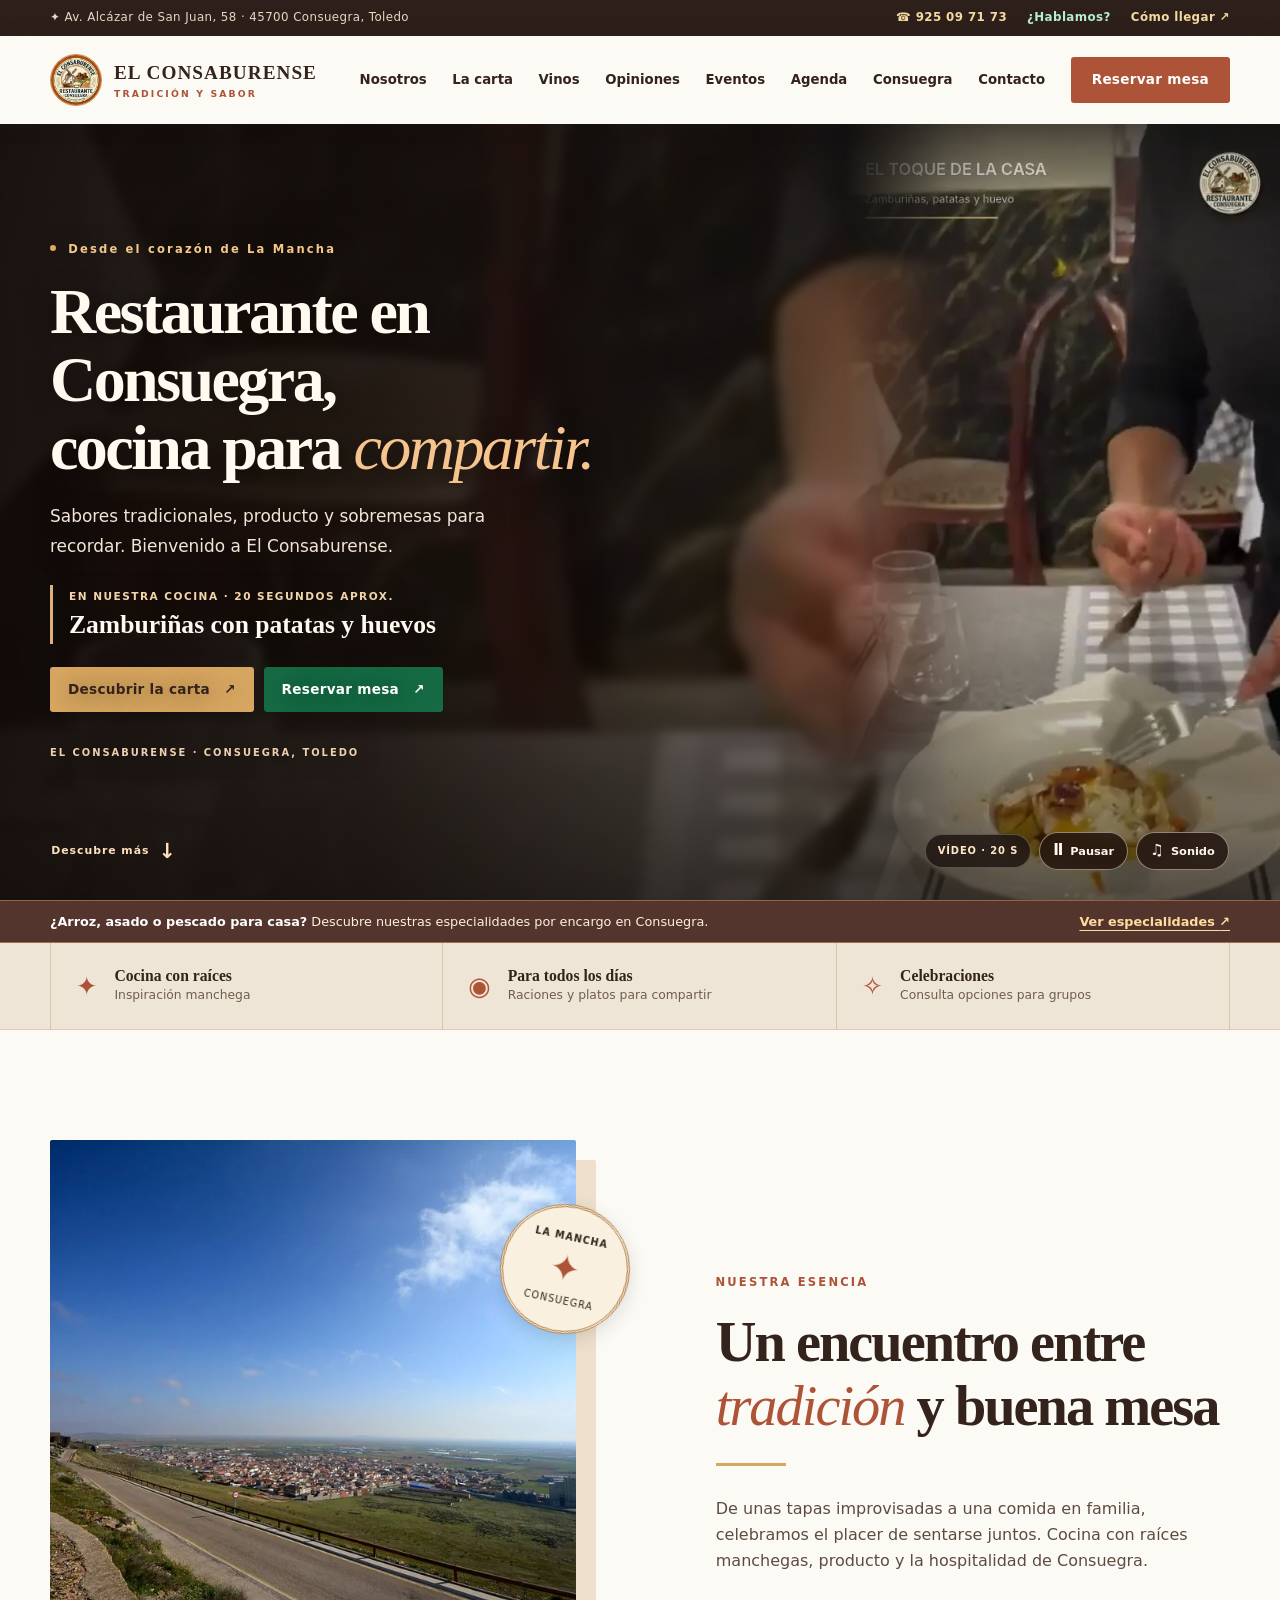
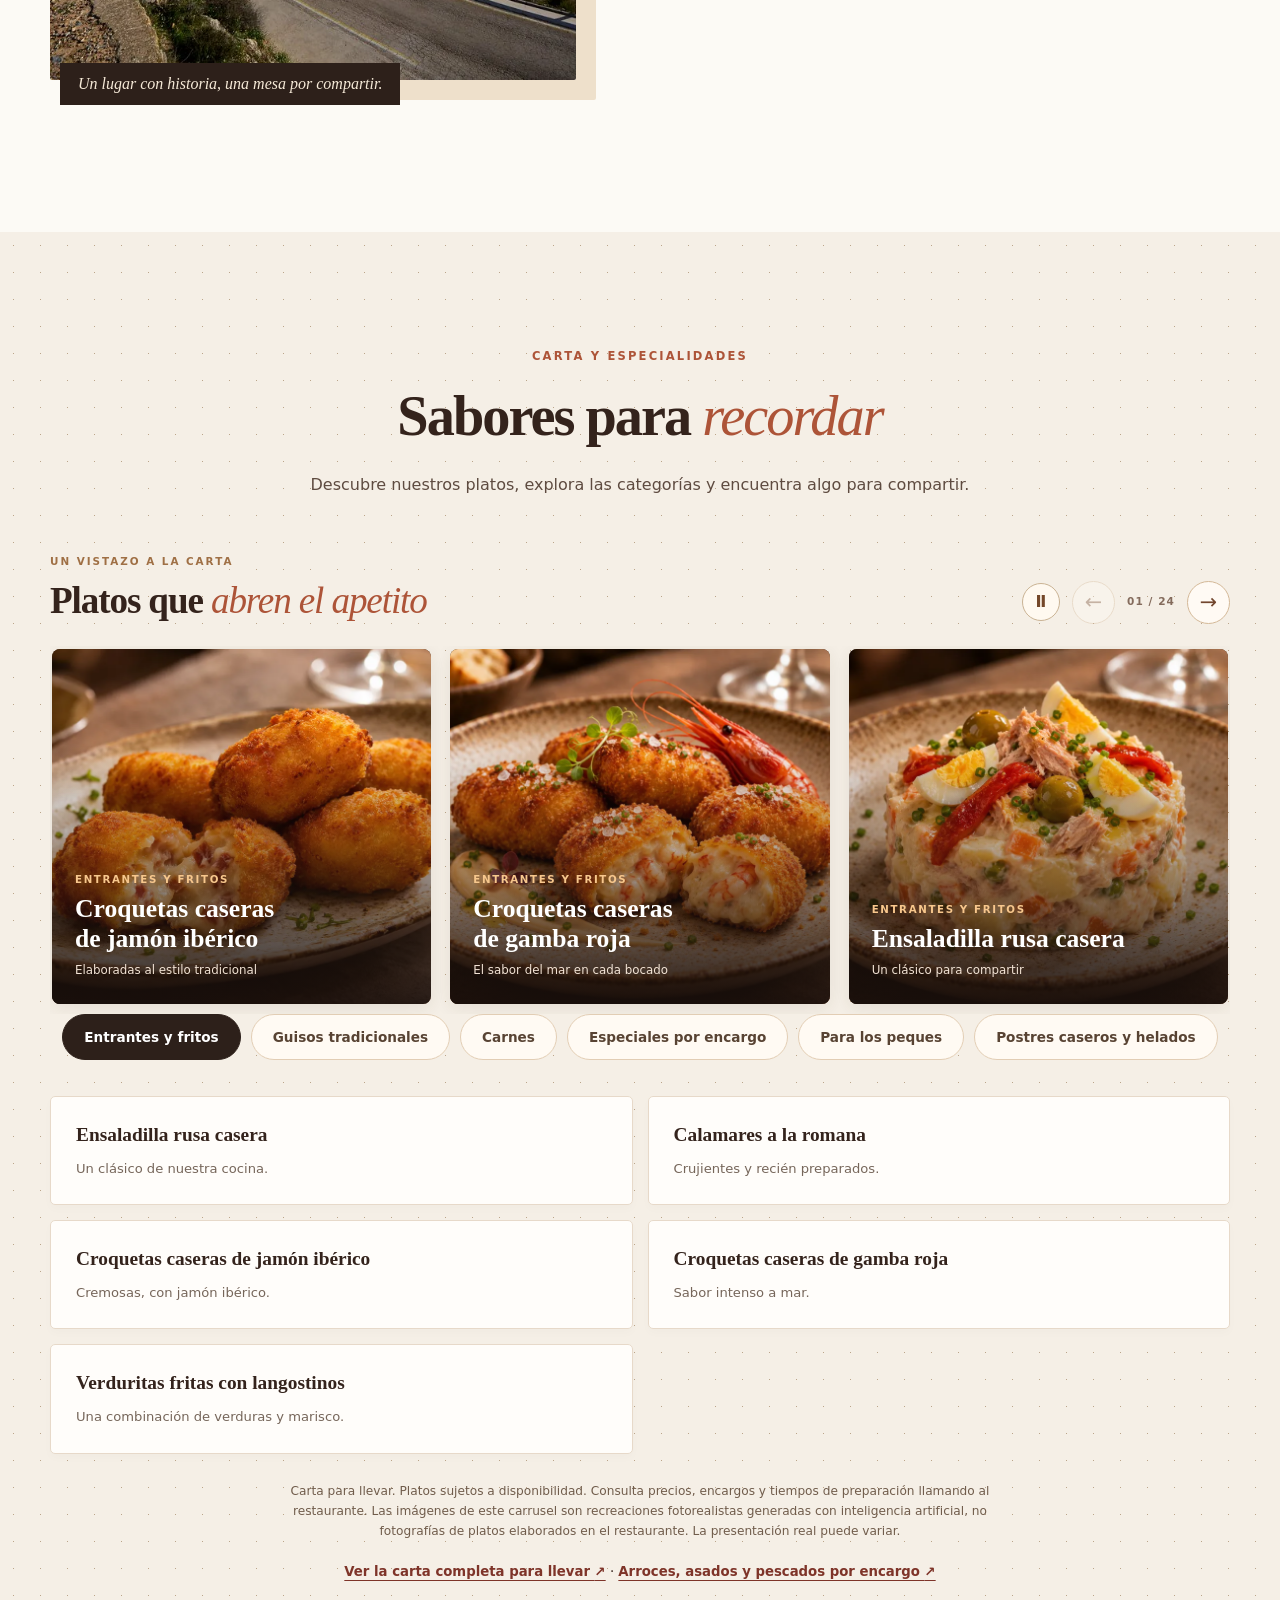
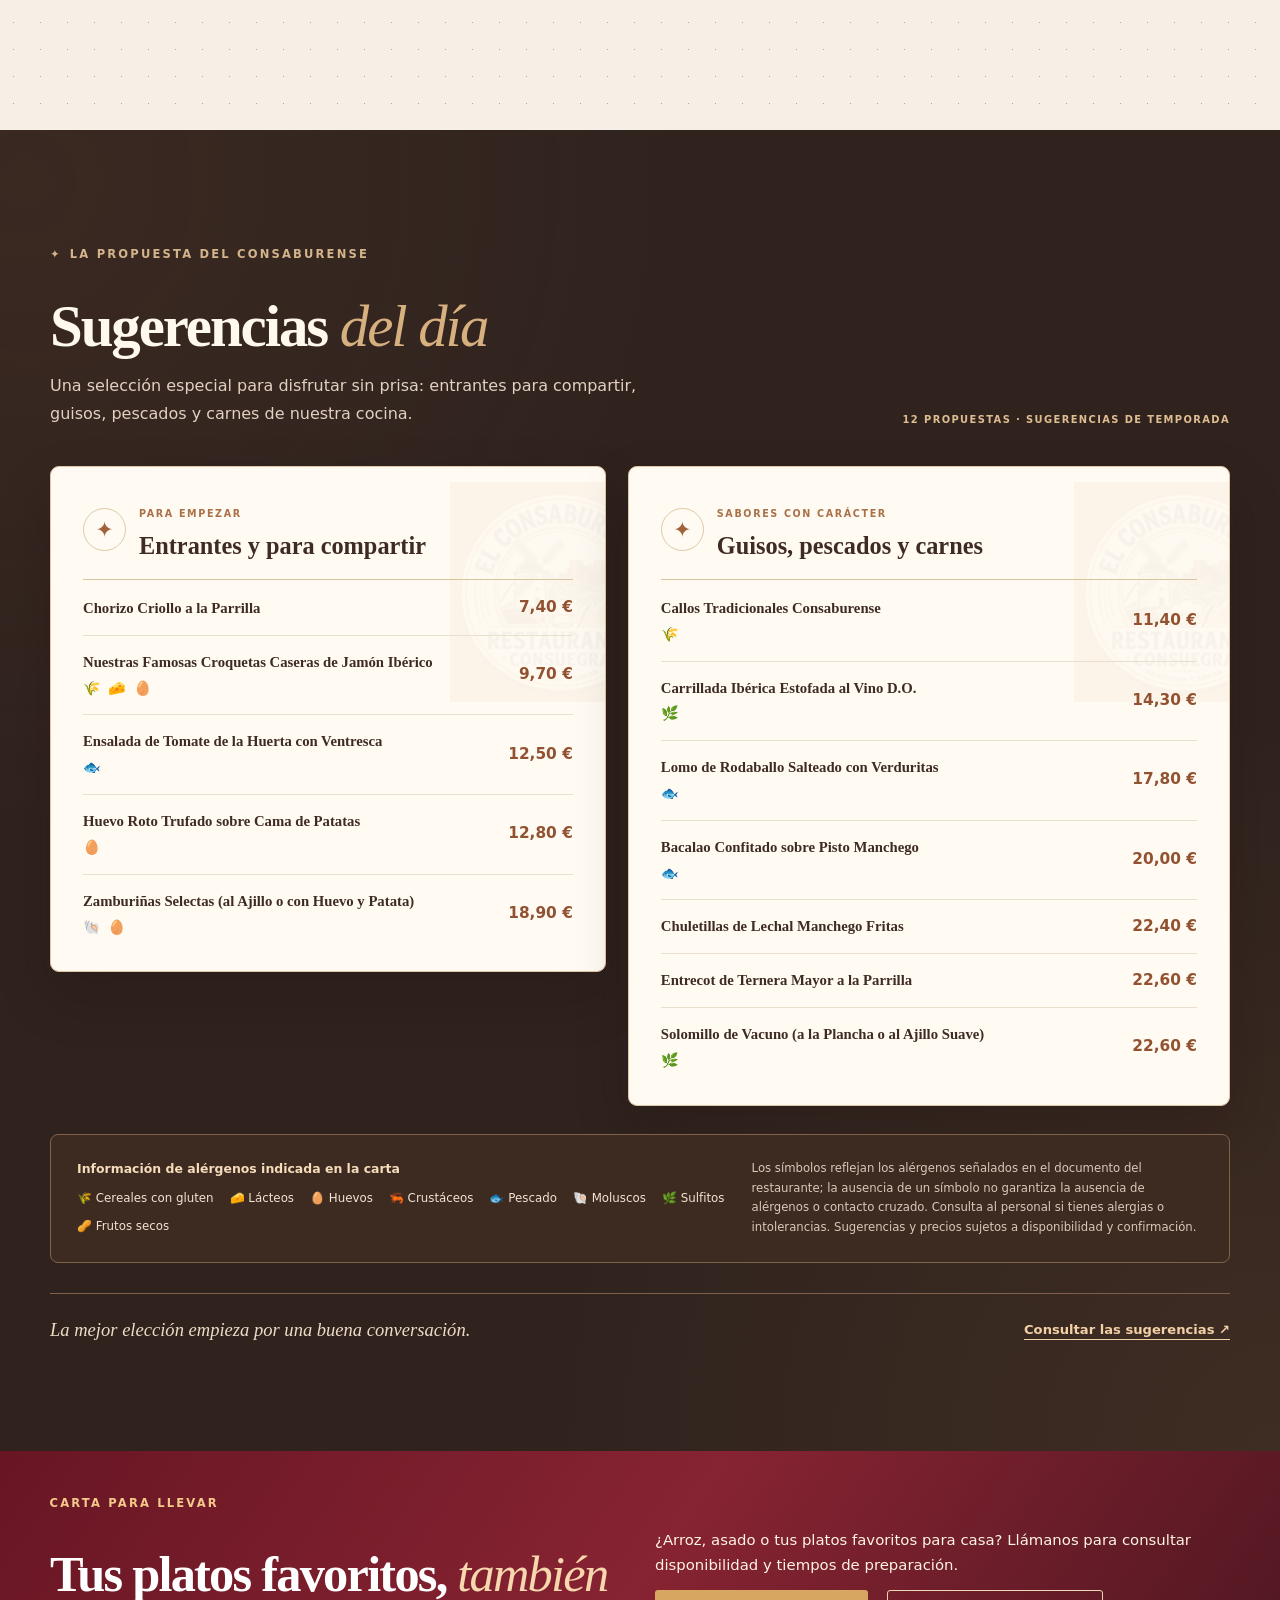
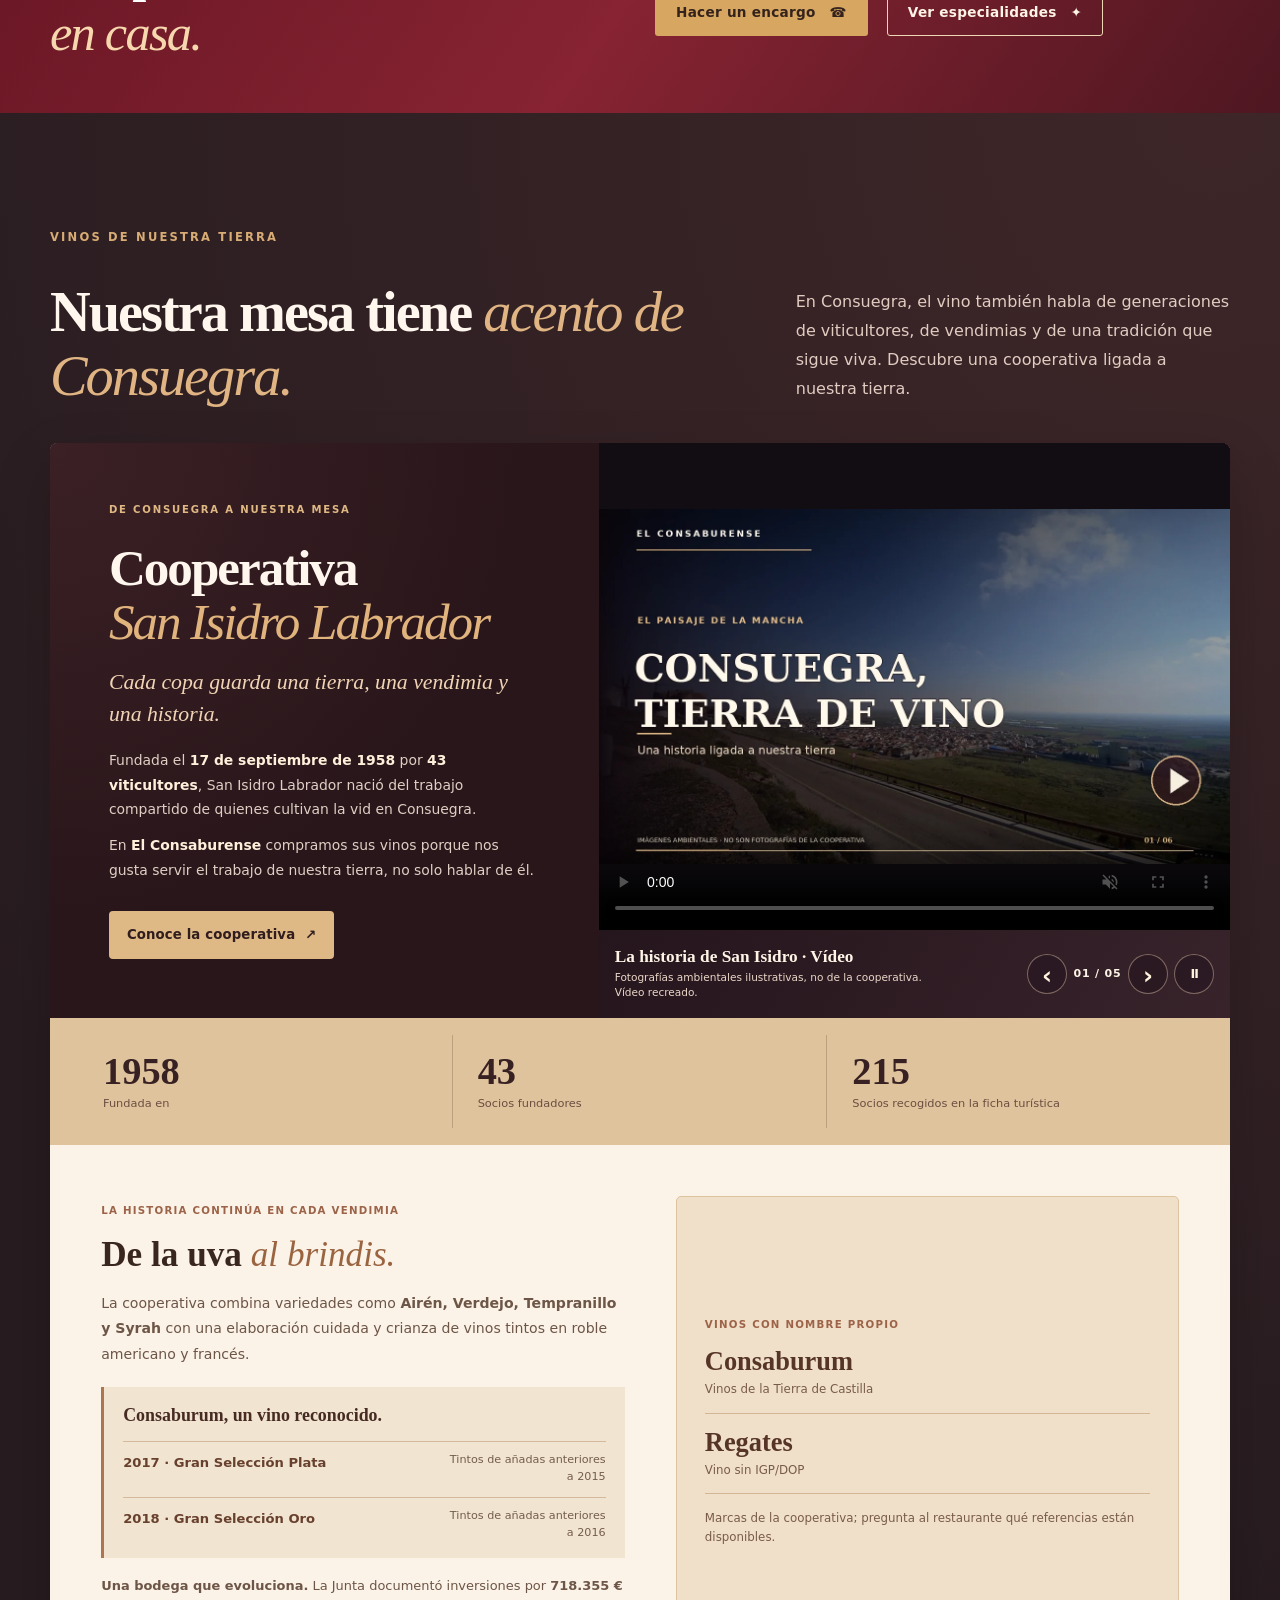
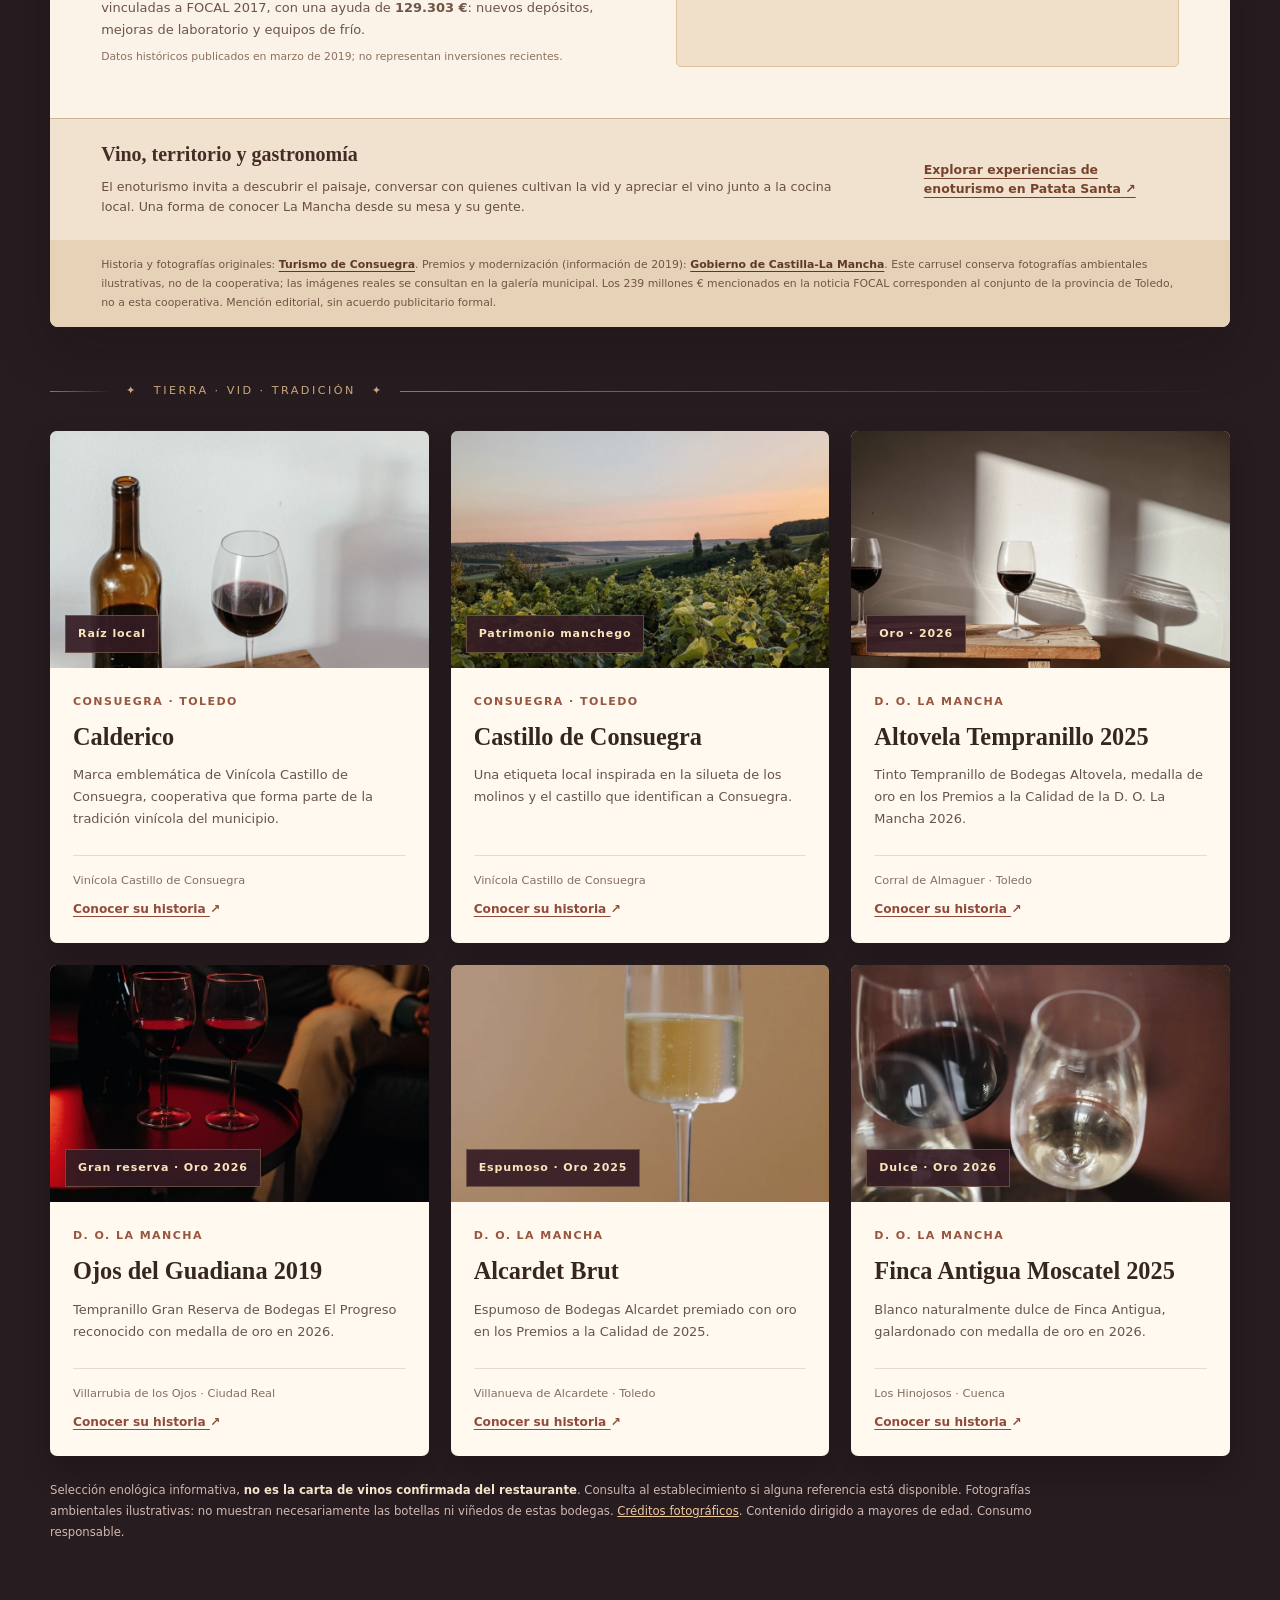
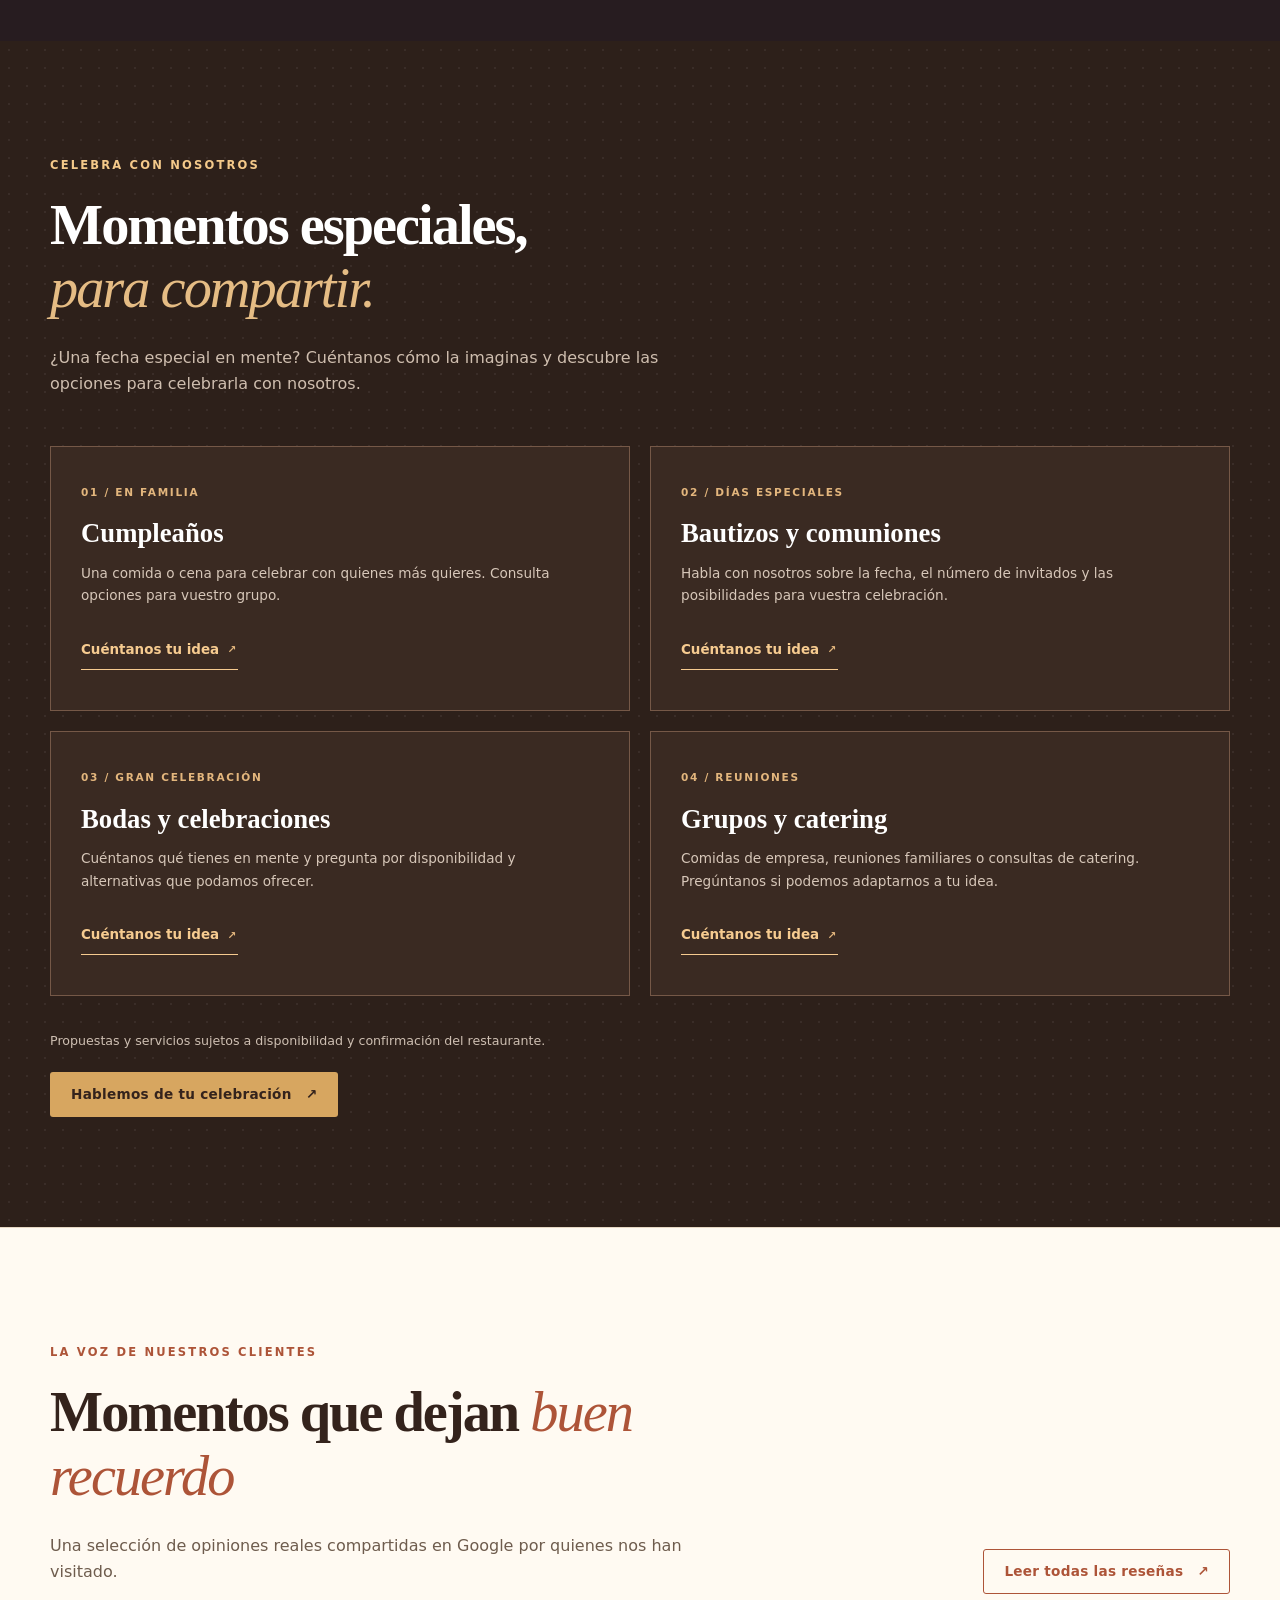
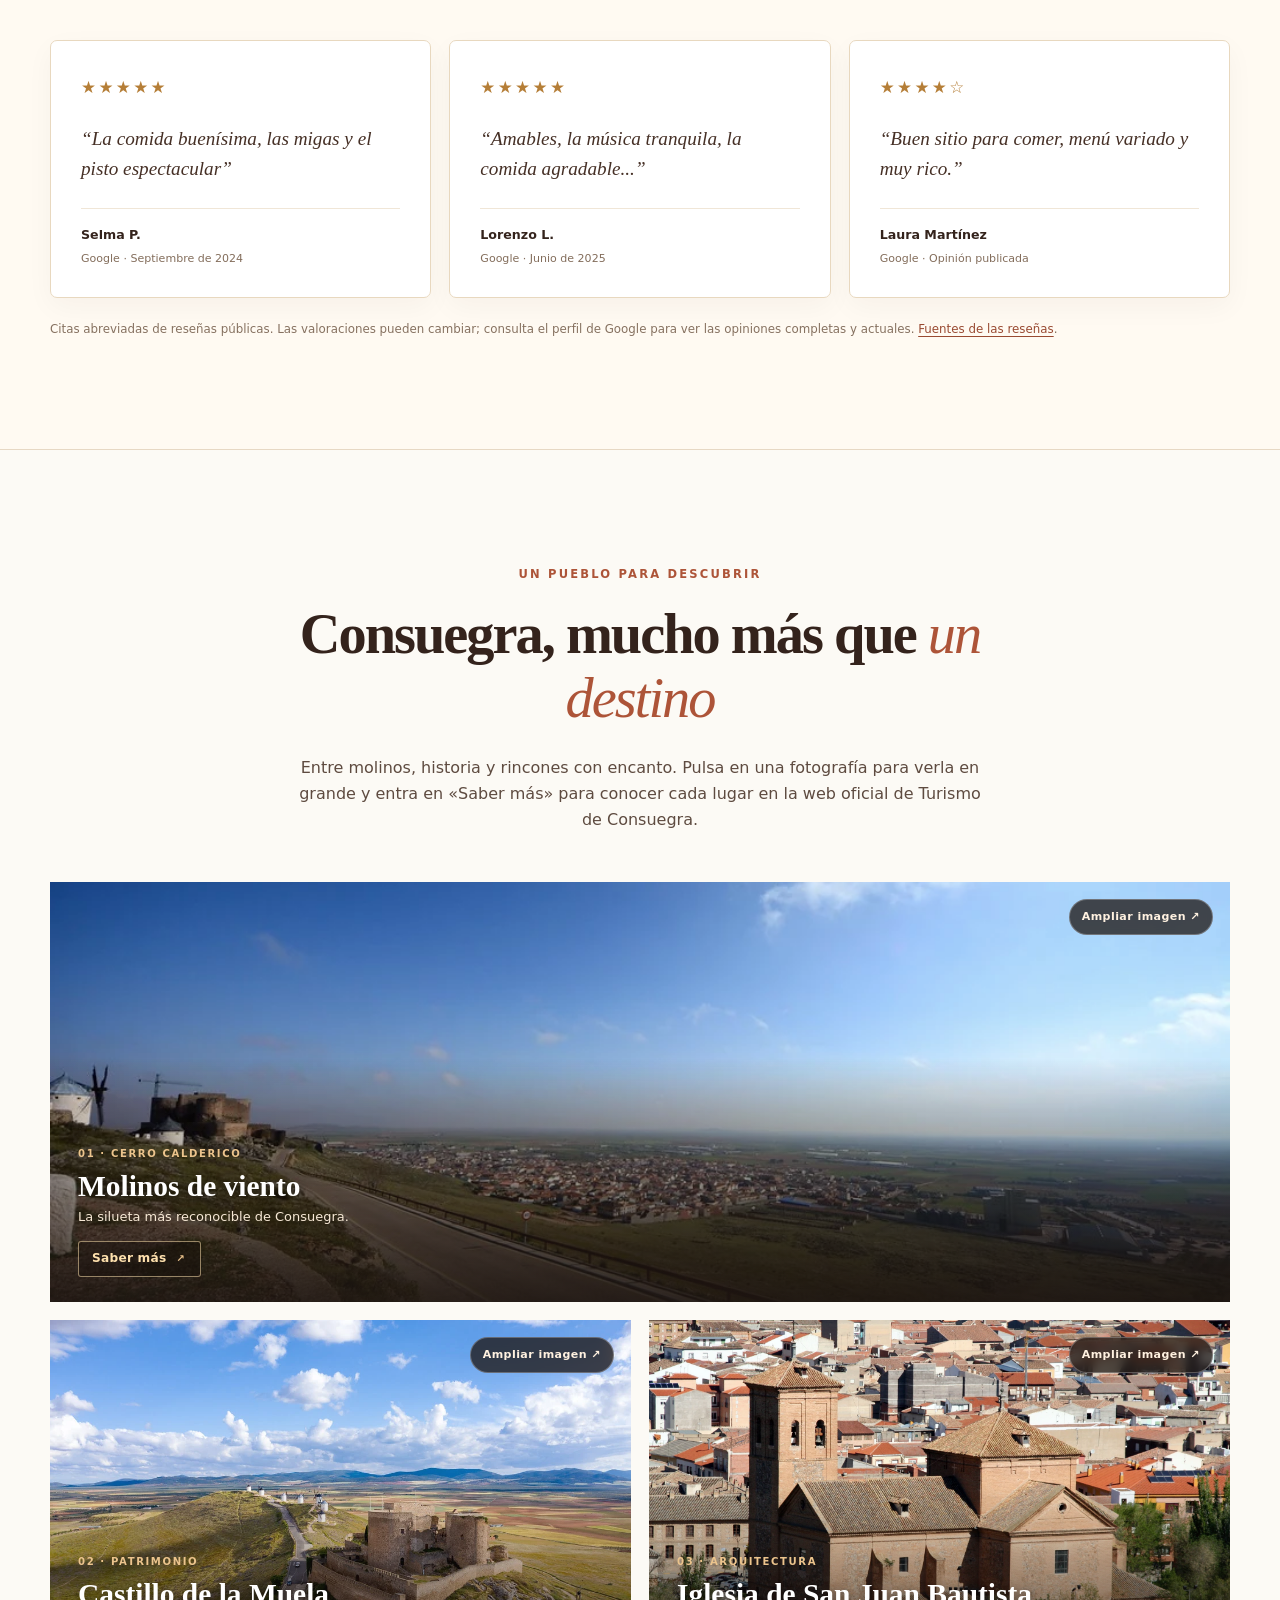
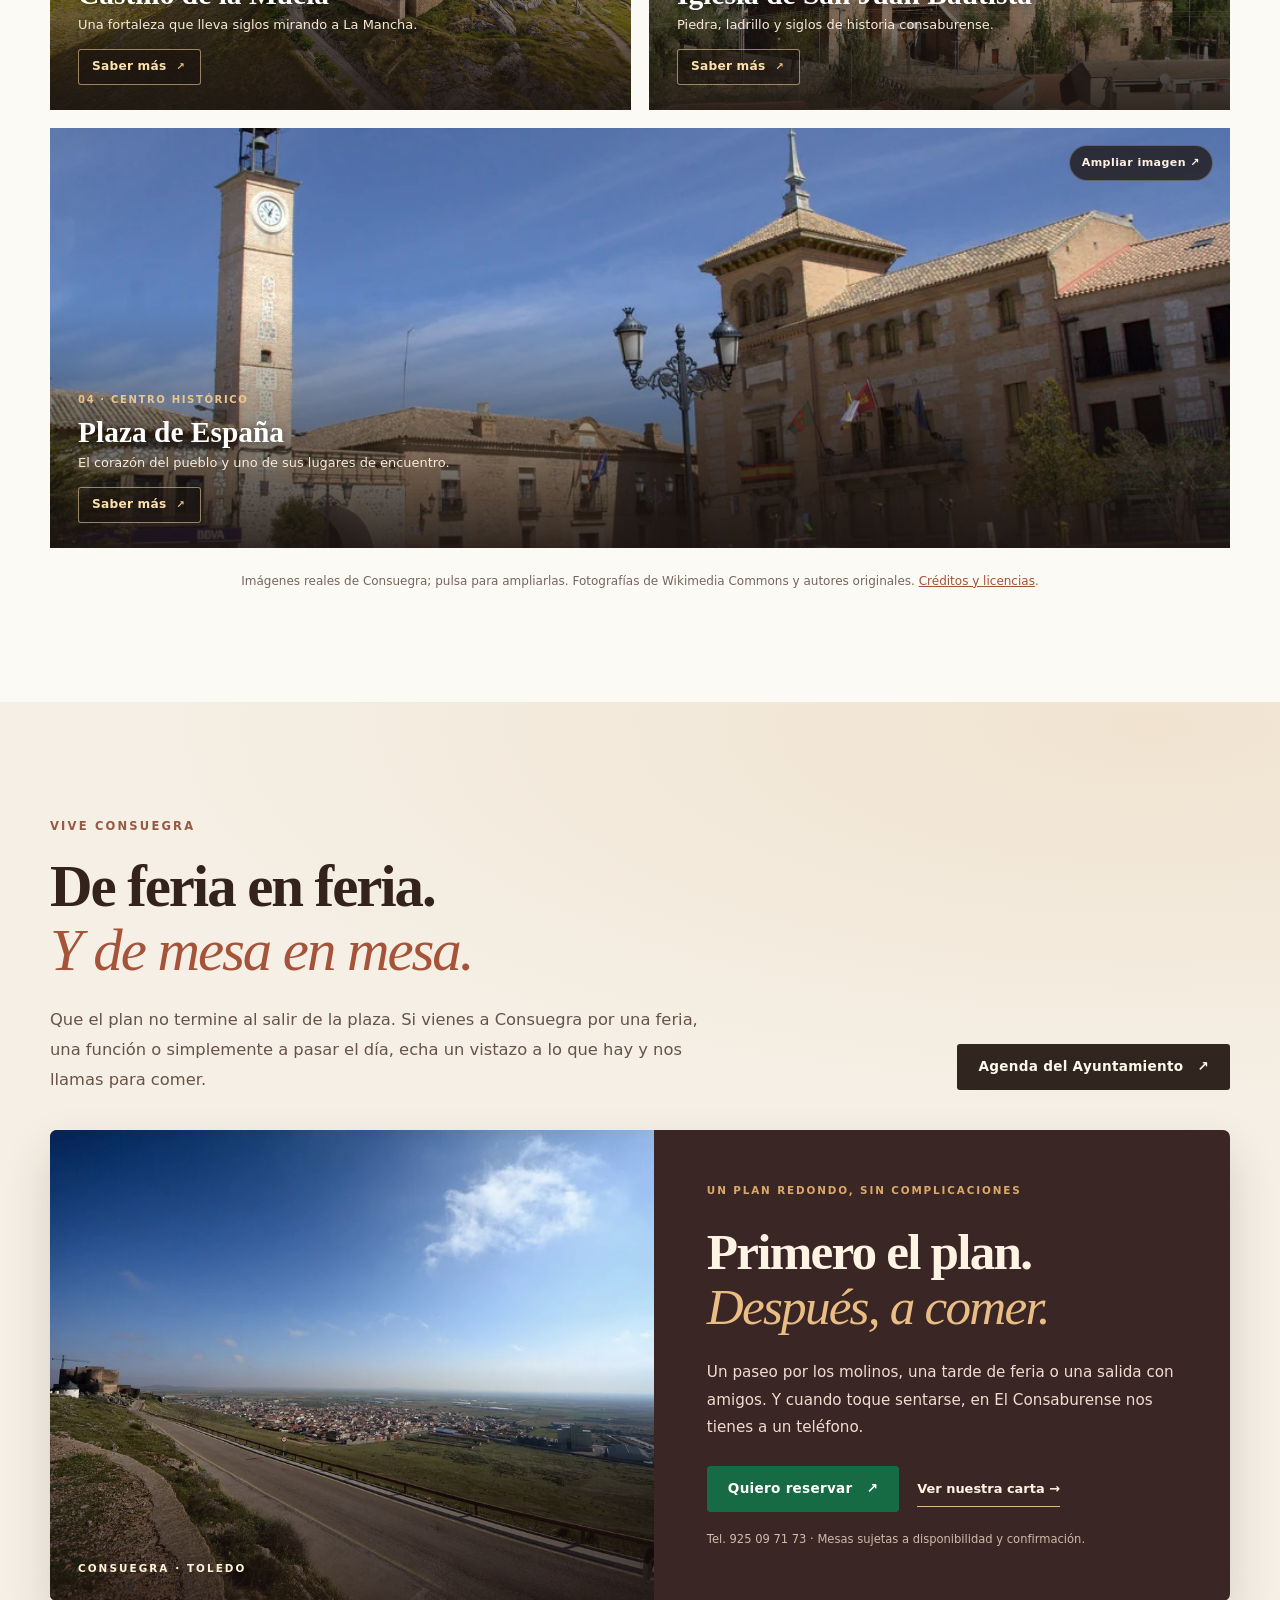
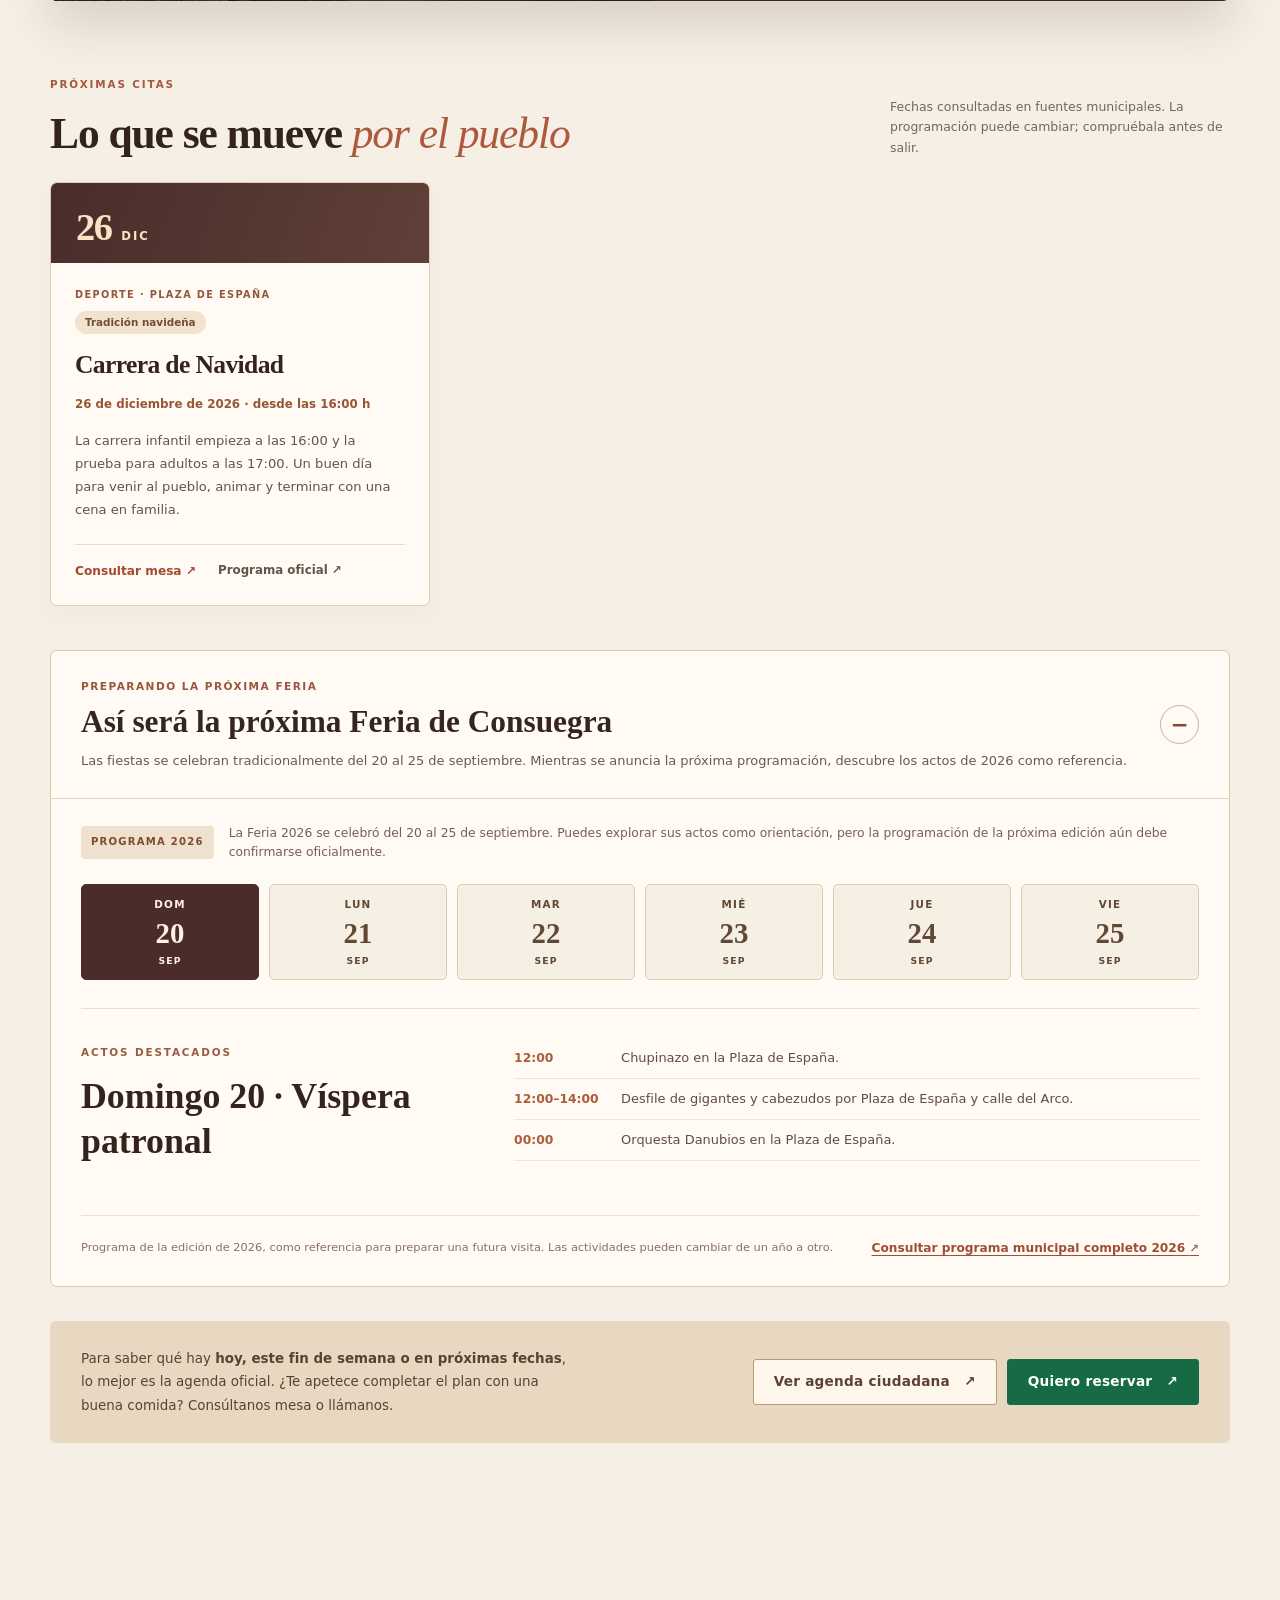
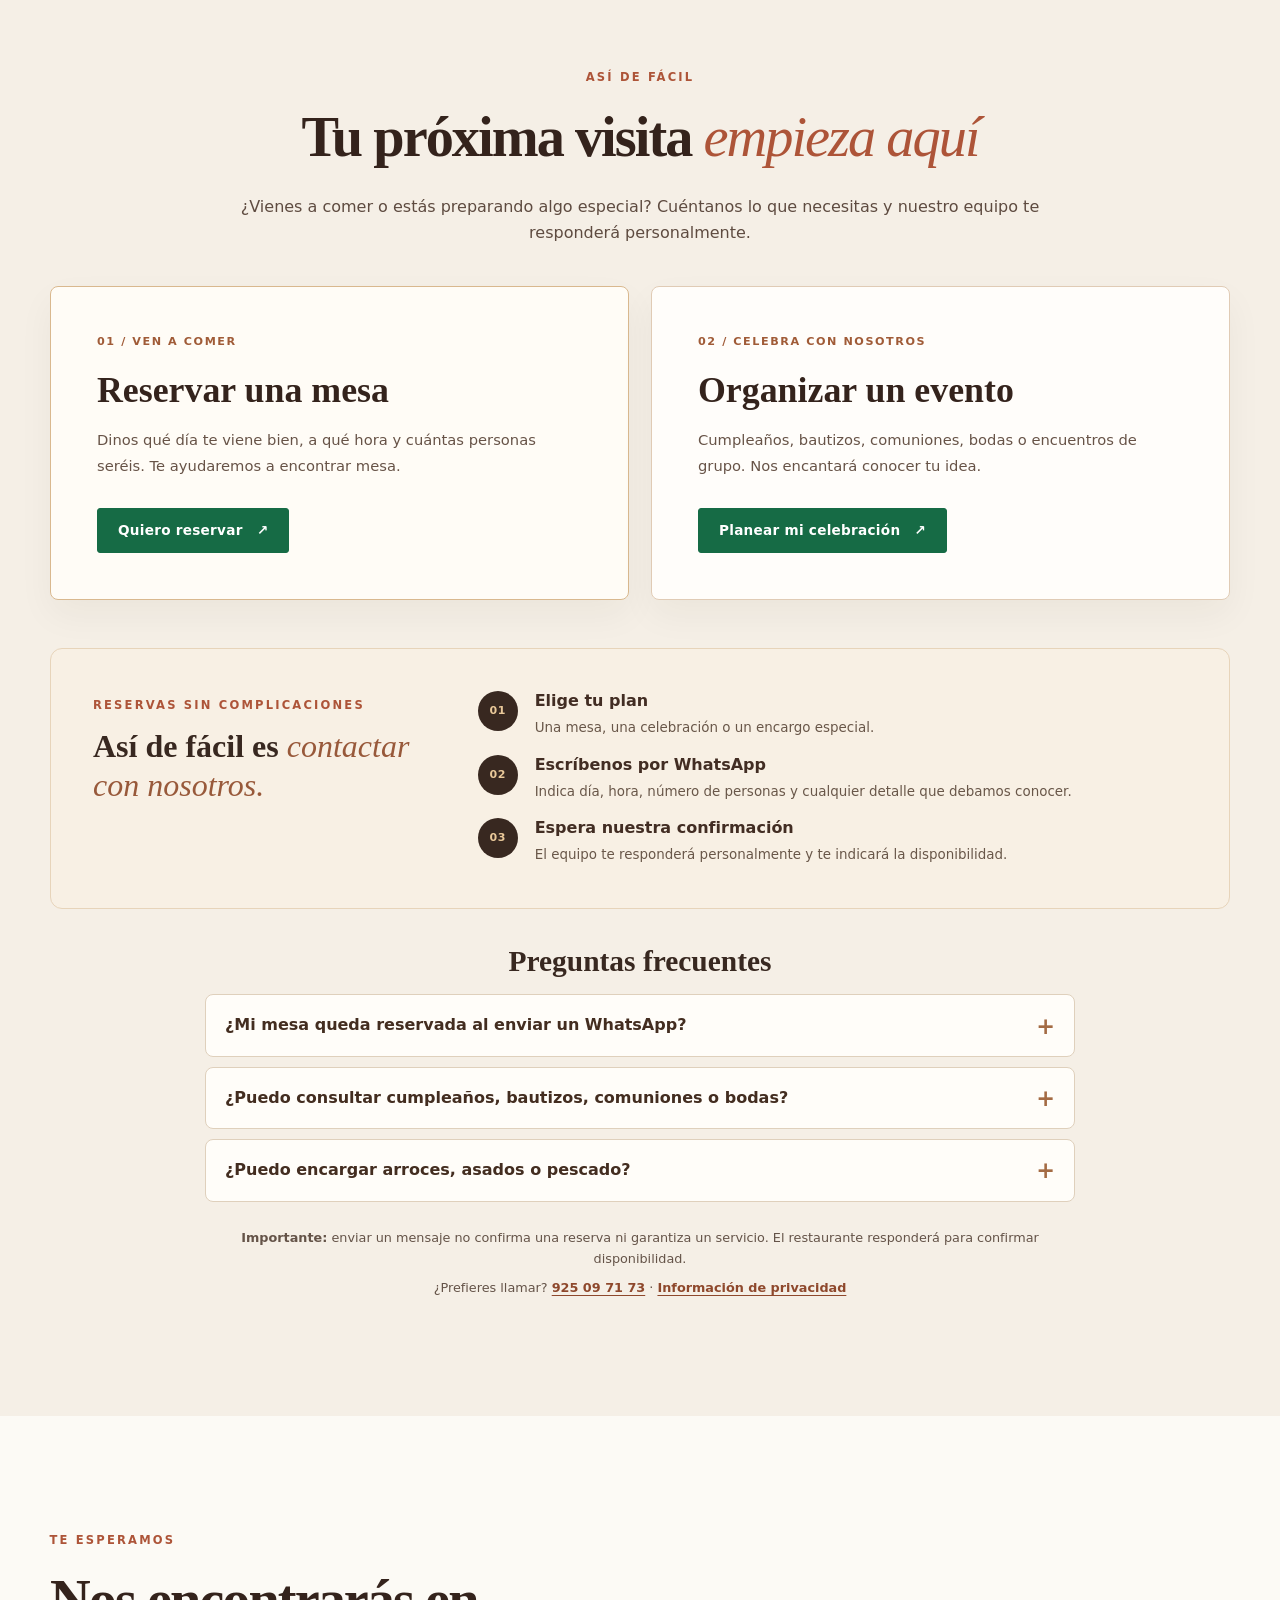
<file: index.html>
<!doctype html>
<html lang="es">
<head>
  <meta charset="utf-8">
  <meta name="viewport" content="width=device-width,initial-scale=1">
  <meta name="theme-color" content="#322219">
  <meta name="description" content="Cocina tradicional en Consuegra: arroces, asados y pescados por encargo, carta para llevar y celebraciones. Consulta disponibilidad: 925 09 71 73.">
  <meta name="robots" content="index,follow,max-image-preview:large">
  <meta property="og:type" content="website">
  <meta property="og:locale" content="es_ES">
  <meta property="og:site_name" content="El Consaburense">
  <meta property="og:title" content="Restaurante en Consuegra | El Consaburense">
  <meta property="og:description" content="Cocina tradicional en Consuegra: arroces, asados y pescados por encargo, carta para llevar y celebraciones. Consulta disponibilidad: 925 09 71 73.">
  <meta property="og:url" content="https://elconsaburense.moasin.dev/">
  <meta property="og:image" content="https://elconsaburense.moasin.dev/media/carta-fotorealista/arroz-meloso.webp">
  <meta property="og:image:width" content="960">
  <meta property="og:image:height" content="720">
  <meta property="og:image:alt" content="Imagen ilustrativa de un arroz meloso de la carta de El Consaburense">
  <meta name="twitter:card" content="summary_large_image">
  <link rel="canonical" href="https://elconsaburense.moasin.dev/">
  <link rel="icon" href="media/logo-consaburense.webp" type="image/webp">
<script type="application/ld+json">
{
  "@context": "https://schema.org",
  "@type": "Restaurant",
  "@id": "https://elconsaburense.moasin.dev/#restaurante",
  "name": "Bar Restaurante El Consaburense",
  "url": "https://elconsaburense.moasin.dev/",
  "description": "Cocina tradicional española y manchega en Consuegra. Carta para llevar, arroces y asados por encargo y consultas para celebraciones.",
  "telephone": "+34925097173",
  "image": "https://elconsaburense.moasin.dev/media/logo-consaburense.webp",
  "address": {
    "@type": "PostalAddress",
    "streetAddress": "Avenida Alcázar de San Juan, 58",
    "addressLocality": "Consuegra",
    "addressRegion": "Toledo",
    "postalCode": "45700",
    "addressCountry": "ES"
  },
  "servesCuisine": [
    "Cocina tradicional española",
    "Cocina manchega"
  ],
  "hasMenu": "https://elconsaburense.moasin.dev/carta-para-llevar/",
  "sameAs": [
    "https://www.instagram.com/elconsaburense/"
  ],
  "hasMap": "https://maps.app.goo.gl/RFtfWHs8n9EE9Bss9"
}
</script>
  <link rel="preload" as="image" href="media/zamburinas-preparacion-cartel-v2.webp" type="image/webp" fetchpriority="high">
  <link rel="stylesheet" href="styles.css?v=20261112-gallery-v8">
  <script src="app.js?v=20261111-sol-media-3" defer></script>
  <title>Restaurante en Consuegra | El Consaburense</title>
  <link rel="stylesheet" href="motion.css?v=20261111-2">
  <script src="motion.js?v=20261111-2" defer></script>
  <script src="wine-gallery.js?v=20261112-gallery-v6" defer></script>
</head>
<body>
  <a class="skip" href="#contenido">Saltar al contenido</a>
  <div class="topbar"><div class="wrap topbar-inner"><span>✦ Av. Alcázar de San Juan, 58 · 45700 Consuegra, Toledo</span><div class="topbar-actions"><a class="topbar-phone" href="tel:+34925097173" aria-label="Llamar a El Consaburense al 925 09 71 73">☎ 925 09 71 73</a><a class="topbar-whatsapp" href="https://wa.me/message/ACIXEAMQWNWME1" target="_blank" rel="noopener noreferrer" aria-label="Escribir al restaurante">¿Hablamos?</a><a class="topbar-map" href="https://maps.app.goo.gl/RFtfWHs8n9EE9Bss9" target="_blank" rel="noopener noreferrer">Cómo llegar <span aria-hidden="true">↗</span></a></div></div></div>
  <header class="header" id="inicio"><div class="wrap nav-wrap">
    <a href="#inicio" class="brand" aria-label="El Consaburense, ir al inicio"><span class="brand-mark" aria-hidden="true"><img class="brand-logo" src="media/logo-consaburense.webp" alt="" width="52" height="52"><svg viewBox="0 0 64 64" fill="none"><path d="M17 49h30M21 46h22L39 27H25L21 46Z" stroke="currentColor" stroke-width="2.3" stroke-linejoin="round"/><path d="m24 27 8-10 8 10H24Z" fill="currentColor"/><circle cx="32" cy="29" r="3" fill="#f8efe1"/><path d="M32 29 16 14M32 29l16 15M32 29l12-18M32 29 20 47" stroke="currentColor" stroke-width="2.2" stroke-linecap="round"/><path d="M14 48v-8h4v-5h5M45 34h6v6h3v8" stroke="currentColor" stroke-width="2.1" stroke-linejoin="round"/></svg></span><span class="brand-type"><strong>EL CONSABURENSE</strong><small>TRADICIÓN Y SABOR</small></span></a>
    <nav id="main-nav" class="nav" aria-label="Menú principal"><a href="#nosotros">Nosotros</a><a href="#carta">La carta</a><a href="#vinos">Vinos</a><a href="#opiniones">Opiniones</a><a href="#eventos">Eventos</a><a href="#agenda">Agenda</a><a href="#consuegra">Consuegra</a><a href="#contacto">Contacto</a><a href="https://wa.me/message/ACIXEAMQWNWME1" target="_blank" rel="noopener noreferrer" class="btn btn-primary nav-cta">Reservar mesa</a></nav>
    <button id="nav-toggle" class="nav-toggle" type="button" aria-controls="main-nav" aria-expanded="false" aria-label="Abrir menú"><span></span><span></span><span></span></button>
  </div></header>
  <main id="contenido">
    <section class="hero hero-film" id="video-zamburinas" aria-labelledby="hero-title">
      <div class="hero-film__stage" aria-hidden="true">
        <div class="hero-film__video-layer" id="hero-film-video-layer">
          <video class="hero-film__video hero-film__video--ambient" id="hero-film-ambient" muted playsinline preload="none" poster="media/zamburinas-preparacion-cartel-v2.webp" tabindex="-1">
            <source src="media/zamburinas-preparacion-ambiente-v1.mp4" type="video/mp4">
          </video>
          <video class="hero-film__video hero-film__video--main" id="hero-zamburinas" autoplay muted playsinline preload="metadata" width="540" height="960" poster="media/zamburinas-preparacion-cartel-v2.webp" tabindex="-1">
            <source src="media/zamburinas-preparacion-sin-fotos-v2.mp4" type="video/mp4">
          </video>
        </div>
        <div class="hero-film__slides" id="hero-film-slides">
          <img class="hero-film__slide is-active" id="hero-film-slide-a" src="media/carta-fotorealista/croquetas.webp" alt="" width="960" height="720" decoding="async">
          <img class="hero-film__slide" id="hero-film-slide-b" src="media/carta-fotorealista/croquetas-gamba-roja.webp" alt="" width="960" height="720" decoding="async">
        </div>
      </div>
      <div class="hero-film__shade" aria-hidden="true"></div>
      <div class="wrap hero-film__inner">
        <div class="hero-film__copy">
          <p class="eyebrow light"><span class="dot"></span> Desde el corazón de La Mancha</p>
          <h1 id="hero-title">Restaurante en Consuegra,<br>cocina para <em>compartir.</em></h1>
          <p class="hero-film__description">Sabores tradicionales, producto y sobremesas para recordar. Bienvenido a El Consaburense.</p>
          <div class="hero-film__feature" aria-live="off">
            <span class="hero-film__feature-label" id="hero-film-feature-label">En nuestra cocina · 20 segundos aprox.</span>
            <strong id="hero-film-feature-title">Zamburiñas con patatas y huevos</strong>
          </div>
          <div class="hero-film__actions">
            <a class="btn btn-gold" href="#carta">Descubrir la carta <span aria-hidden="true">↗</span></a>
            <a class="btn btn-whatsapp" href="https://wa.me/message/ACIXEAMQWNWME1" target="_blank" rel="noopener noreferrer">Reservar mesa <span aria-hidden="true">↗</span></a>
          </div>
          <p class="hero-film__place">EL CONSABURENSE · CONSUEGRA, TOLEDO</p>
        </div>
      </div>
      <div class="hero-film__toolbar" aria-label="Controles multimedia de portada">
        <span class="hero-film__phase" id="hero-film-phase">VÍDEO · 20 S</span>
        <button type="button" class="hero-film__control" id="hero-film-replay" aria-label="Volver a ver el vídeo" hidden>↺ <span>Repetir vídeo</span></button>
        <button type="button" class="hero-film__control" id="hero-film-prev" aria-label="Foto anterior" hidden>←</button>
        <button type="button" class="hero-film__control" id="hero-film-next" aria-label="Foto siguiente" hidden>→</button>
        <button type="button" class="hero-film__control" id="hero-zamburinas-play" aria-label="Pausar vídeo" aria-pressed="false"><span class="hero-film__play-icon" aria-hidden="true">Ⅱ</span><span class="hero-film__play-label">Pausar</span></button>
        <button type="button" class="hero-film__control" id="hero-zamburinas-audio" aria-label="Activar sonido" aria-pressed="false"><span class="hero-film__audio-icon" aria-hidden="true">♫</span><span class="hero-film__audio-label">Sonido</span></button>
      </div>
      <a class="hero-film__scroll" href="#nosotros" aria-label="Descubrir el restaurante">Descubre más <span aria-hidden="true">↓</span></a>
    </section>
    <aside class="seo-promo-strip" aria-label="Especialidades para disfrutar en casa"><div class="wrap seo-promo-inner"><p><strong>¿Arroz, asado o pescado para casa?</strong> Descubre nuestras especialidades por encargo en Consuegra.</p><a href="arroces-asados-por-encargo/">Ver especialidades <span aria-hidden="true">↗</span></a></div></aside>
    <div class="feature-strip"><div class="wrap feature-grid"><div><span class="feature-icon">✦</span><div><strong>Cocina con raíces</strong><small>Inspiración manchega</small></div></div><div><span class="feature-icon">◉</span><div><strong>Para todos los días</strong><small>Raciones y platos para compartir</small></div></div><div><span class="feature-icon">✧</span><div><strong>Celebraciones</strong><small>Consulta opciones para grupos</small></div></div></div></div>
    <section class="section intro" id="nosotros"><div class="wrap intro-grid"><div class="intro-visual"><figure class="intro-image"><img src="media/consuegra/molinos.webp" alt="Detalle de los molinos de viento de Consuegra" width="960" height="720" loading="lazy" decoding="async"><figcaption>Un lugar con historia, una mesa por compartir.</figcaption></figure><div class="seal" aria-hidden="true"><strong>LA MANCHA</strong><span>✦</span><small>CONSUEGRA</small></div></div><div class="intro-copy"><span class="eyebrow">NUESTRA ESENCIA</span><h2>Un encuentro entre <em>tradición</em> y buena mesa</h2><div class="gold-line"></div><p>De unas tapas improvisadas a una comida en familia, celebramos el placer de sentarse juntos. Cocina con raíces manchegas, producto y la hospitalidad de Consuegra.</p></div></div></section>
    <!-- REAL_RESTAURANT_GALLERY_START --><!-- REAL_RESTAURANT_GALLERY_END -->
    <section class="section menu-section" id="carta"><div class="wrap"><div class="section-heading centered"><span class="eyebrow">CARTA Y ESPECIALIDADES</span><h2>Sabores para <em>recordar</em></h2><p>Descubre nuestros platos, explora las categorías y encuentra algo para compartir.</p></div><div class="food-showcase" aria-label="Imágenes de platos incluidos en la carta">
  <div class="food-showcase-heading">
    <div><span class="eyebrow">UN VISTAZO A LA CARTA</span><h3>Platos que <em>abren el apetito</em></h3></div>
    <div class="food-controls">
      <button class="food-autoplay-toggle" id="food-autoplay-toggle" type="button" aria-label="Pausar avance automático de los platos" title="Pausar avance automático de los platos" aria-pressed="false"><span aria-hidden="true">Ⅱ</span></button>
      <button class="food-arrow" id="food-prev" type="button" aria-label="Ver el plato anterior" disabled>←</button>
      <span id="food-count" class="food-count" aria-live="off">01 / 24</span>
      <button class="food-arrow" id="food-next" type="button" aria-label="Ver el plato siguiente">→</button>
    </div>
  </div>
  <div id="food-track" class="food-track" role="region" aria-roledescription="carrusel" aria-label="24 recreaciones gastronómicas de nuestra carta" tabindex="0">
    <figure class="food-card" aria-label="Plato 1 de 24: Croquetas caseras de jamón ibérico"><img src="media/carta-fotorealista/croquetas.webp?v=20261106-24" alt="Recreación gastronómica generada con IA de croquetas caseras de jamón ibérico" width="960" height="720" loading="lazy" decoding="async"><figcaption><span class="food-category">ENTRANTES Y FRITOS</span><strong>Croquetas caseras de jamón ibérico</strong><small>Elaboradas al estilo tradicional</small></figcaption></figure>
    <figure class="food-card" aria-label="Plato 2 de 24: Croquetas caseras de gamba roja"><img src="media/carta-fotorealista/croquetas-gamba-roja.webp?v=20261106-24" alt="Recreación gastronómica generada con IA de croquetas caseras de gamba roja" width="960" height="720" loading="lazy" decoding="async"><figcaption><span class="food-category">ENTRANTES Y FRITOS</span><strong>Croquetas caseras de gamba roja</strong><small>El sabor del mar en cada bocado</small></figcaption></figure>
    <figure class="food-card" aria-label="Plato 3 de 24: Ensaladilla rusa casera"><img src="media/carta-fotorealista/ensaladilla.webp?v=20261106-24" alt="Recreación gastronómica generada con IA de ensaladilla rusa casera" width="960" height="720" loading="lazy" decoding="async"><figcaption><span class="food-category">ENTRANTES Y FRITOS</span><strong>Ensaladilla rusa casera</strong><small>Un clásico para compartir</small></figcaption></figure>
    <figure class="food-card" aria-label="Plato 4 de 24: Calamares a la romana"><img src="media/carta-fotorealista/calamares.webp?v=20261106-24" alt="Recreación gastronómica generada con IA de calamares a la romana" width="960" height="720" loading="lazy" decoding="async"><figcaption><span class="food-category">ENTRANTES Y FRITOS</span><strong>Calamares a la romana</strong><small>Dorados y crujientes</small></figcaption></figure>
    <figure class="food-card" aria-label="Plato 5 de 24: Verduritas fritas con langostinos"><img src="media/carta-fotorealista/verduritas-langostinos.webp?v=20261106-24" alt="Recreación gastronómica generada con IA de verduritas fritas con langostinos" width="960" height="720" loading="lazy" decoding="async"><figcaption><span class="food-category">ENTRANTES Y FRITOS</span><strong>Verduritas fritas con langostinos</strong><small>Crujiente de huerta y mar</small></figcaption></figure>
    <figure class="food-card" aria-label="Plato 6 de 24: Callos a la madrileña"><img src="media/carta-fotorealista/callos.webp?v=20261106-24" alt="Recreación gastronómica generada con IA de callos a la madrileña" width="960" height="720" loading="lazy" decoding="async"><figcaption><span class="food-category">GUISOS TRADICIONALES</span><strong>Callos a la madrileña</strong><small>Sabor de cocina de siempre</small></figcaption></figure>
    <figure class="food-card" aria-label="Plato 7 de 24: Fabada asturiana con compango"><img src="media/carta-fotorealista/fabada.webp?v=20261106-24" alt="Recreación gastronómica generada con IA de fabada asturiana con compango" width="960" height="720" loading="lazy" decoding="async"><figcaption><span class="food-category">GUISOS TRADICIONALES</span><strong>Fabada asturiana con compango</strong><small>Receta de cuchara y tradición</small></figcaption></figure>
    <figure class="food-card" aria-label="Plato 8 de 24: Albóndigas caseras en salsa"><img src="media/carta-fotorealista/albondigas.webp?v=20261106-24" alt="Recreación gastronómica generada con IA de albóndigas caseras en salsa" width="960" height="720" loading="lazy" decoding="async"><figcaption><span class="food-category">GUISOS TRADICIONALES</span><strong>Albóndigas caseras en salsa</strong><small>Preparadas con cariño</small></figcaption></figure>
    <figure class="food-card" aria-label="Plato 9 de 24: Suquet de langostinos con almejas"><img src="media/carta-fotorealista/suquet.webp?v=20261106-24" alt="Recreación gastronómica generada con IA de suquet de langostinos con almejas" width="960" height="720" loading="lazy" decoding="async"><figcaption><span class="food-category">GUISOS TRADICIONALES</span><strong>Suquet de langostinos con almejas</strong><small>Todo el sabor marinero</small></figcaption></figure>
    <figure class="food-card" aria-label="Plato 10 de 24: Chuletitas de lechal manchego"><img src="media/carta-fotorealista/chuletitas-lechal.webp?v=20261106-24" alt="Recreación gastronómica generada con IA de chuletitas de lechal manchego" width="960" height="720" loading="lazy" decoding="async"><figcaption><span class="food-category">CARNES</span><strong>Chuletitas de lechal manchego</strong><small>Especialidad de nuestra tierra</small></figcaption></figure>
    <figure class="food-card" aria-label="Plato 11 de 24: Entrecot de vacuno mayor"><img src="media/carta-fotorealista/entrecot.webp?v=20261106-24" alt="Recreación gastronómica generada con IA de entrecot de vacuno mayor" width="960" height="720" loading="lazy" decoding="async"><figcaption><span class="food-category">CARNES</span><strong>Entrecot de vacuno mayor</strong><small>A la plancha</small></figcaption></figure>
    <figure class="food-card" aria-label="Plato 12 de 24: Solomillo a la pimienta"><img src="media/carta-fotorealista/solomillo.webp?v=20261106-24" alt="Recreación gastronómica generada con IA de solomillo a la pimienta" width="960" height="720" loading="lazy" decoding="async"><figcaption><span class="food-category">CARNES</span><strong>Solomillo a la pimienta</strong><small>Delicado y lleno de sabor</small></figcaption></figure>
    <figure class="food-card" aria-label="Plato 13 de 24: Solomillo de vacuno al ajillo suave"><img src="media/carta-fotorealista/solomillo-ajillo.webp?v=20261106-24" alt="Recreación gastronómica generada con IA de solomillo de vacuno al ajillo suave" width="960" height="720" loading="lazy" decoding="async"><figcaption><span class="food-category">CARNES</span><strong>Solomillo de vacuno al ajillo suave</strong><small>En dados, con patatas fritas</small></figcaption></figure>
    <figure class="food-card" aria-label="Plato 14 de 24: Cachopín asturiano con patatas"><img src="media/carta-fotorealista/cachopin.webp?v=20261106-24" alt="Recreación gastronómica generada con IA de cachopín asturiano con patatas" width="960" height="720" loading="lazy" decoding="async"><figcaption><span class="food-category">CARNES</span><strong>Cachopín asturiano con patatas</strong><small>Crujiente por fuera, jugoso por dentro</small></figcaption></figure>
    <figure class="food-card" aria-label="Plato 15 de 24: Arroz a banda"><img src="media/carta-fotorealista/arroz-banda.webp?v=20261106-24" alt="Recreación gastronómica generada con IA de arroz a banda" width="960" height="720" loading="lazy" decoding="async"><figcaption><span class="food-category">ARROCES POR ENCARGO</span><strong>Arroz a banda</strong><small>Nuestra propuesta mediterránea</small></figcaption></figure>
    <figure class="food-card" aria-label="Plato 16 de 24: Arroz negro"><img src="media/carta-fotorealista/arroz-negro.webp?v=20261106-24" alt="Recreación gastronómica generada con IA de arroz negro" width="960" height="720" loading="lazy" decoding="async"><figcaption><span class="food-category">ARROCES POR ENCARGO</span><strong>Arroz negro</strong><small>Con sabor a mar</small></figcaption></figure>
    <figure class="food-card" aria-label="Plato 17 de 24: Arroz meloso de marisco"><img src="media/carta-fotorealista/arroz-meloso.webp?v=20261106-24" alt="Recreación gastronómica generada con IA de arroz meloso de marisco" width="960" height="720" loading="lazy" decoding="async"><figcaption><span class="food-category">ARROCES POR ENCARGO</span><strong>Arroz meloso de marisco</strong><small>Para compartir</small></figcaption></figure>
    <figure class="food-card" aria-label="Plato 18 de 24: Asado de cordero"><img src="media/carta-fotorealista/cordero-asado.webp?v=20261106-24" alt="Recreación gastronómica generada con IA de asado de cordero" width="960" height="720" loading="lazy" decoding="async"><figcaption><span class="food-category">ESPECIALES POR ENCARGO</span><strong>Asado de cordero</strong><small>Tradición en la mesa</small></figcaption></figure>
    <figure class="food-card" aria-label="Plato 19 de 24: Cochinillo asado"><img src="media/carta-fotorealista/cochinillo.webp?v=20261106-24" alt="Recreación gastronómica generada con IA de cochinillo asado" width="960" height="720" loading="lazy" decoding="async"><figcaption><span class="food-category">ESPECIALES POR ENCARGO</span><strong>Cochinillo asado</strong><small>Un asado para ocasiones especiales</small></figcaption></figure>
    <figure class="food-card" aria-label="Plato 20 de 24: Pescado fresco a la sal"><img src="media/carta-fotorealista/pescado-sal.webp?v=20261106-24" alt="Recreación gastronómica generada con IA de pescado fresco a la sal" width="960" height="720" loading="lazy" decoding="async"><figcaption><span class="food-category">ESPECIALES POR ENCARGO</span><strong>Pescado fresco a la sal</strong><small>Consulta el pescado disponible</small></figcaption></figure>
    <figure class="food-card" aria-label="Plato 21 de 24: Fingers de pollo crujientes"><img src="media/carta-fotorealista/fingers-pollo.webp?v=20261106-24" alt="Recreación gastronómica generada con IA de fingers de pollo crujientes" width="960" height="720" loading="lazy" decoding="async"><figcaption><span class="food-category">PARA LOS PEQUES</span><strong>Fingers de pollo crujientes</strong><small>Con guarnición</small></figcaption></figure>
    <figure class="food-card" aria-label="Plato 22 de 24: Tarta de queso cremosa"><img src="media/carta-fotorealista/queso.webp?v=20261106-24" alt="Recreación gastronómica generada con IA de tarta de queso cremosa" width="960" height="720" loading="lazy" decoding="async"><figcaption><span class="food-category">POSTRES CASEROS</span><strong>Tarta de queso cremosa</strong><small>Un final irresistible</small></figcaption></figure>
    <figure class="food-card" aria-label="Plato 23 de 24: Brownie casero con nueces"><img src="media/carta-fotorealista/brownie.webp?v=20261106-24" alt="Recreación gastronómica generada con IA de brownie casero con nueces" width="960" height="720" loading="lazy" decoding="async"><figcaption><span class="food-category">POSTRES CASEROS</span><strong>Brownie casero con nueces</strong><small>Para los amantes del chocolate</small></figcaption></figure>
    <figure class="food-card" aria-label="Plato 24 de 24: Tatín de manzana tradicional"><img src="media/carta-fotorealista/tatin-manzana.webp?v=20261106-24" alt="Recreación gastronómica generada con IA de tatín de manzana tradicional" width="960" height="720" loading="lazy" decoding="async"><figcaption><span class="food-category">POSTRES CASEROS</span><strong>Tatín de manzana tradicional</strong><small>Manzana y caramelo</small></figcaption></figure>
  </div><div class="menu-tabs" role="tablist" aria-label="Categorías de la carta para llevar"><button type="button" class="tab is-active" role="tab" id="tab-entrantes" aria-controls="menu-items" aria-selected="true" data-category="entrantes">Entrantes y fritos</button><button type="button" class="tab" role="tab" id="tab-guisos" aria-controls="menu-items" aria-selected="false" data-category="guisos">Guisos tradicionales</button><button type="button" class="tab" role="tab" id="tab-carnes" aria-controls="menu-items" aria-selected="false" data-category="carnes">Carnes</button><button type="button" class="tab" role="tab" id="tab-encargos" aria-controls="menu-items" aria-selected="false" data-category="encargos">Especiales por encargo</button><button type="button" class="tab" role="tab" id="tab-peques" aria-controls="menu-items" aria-selected="false" data-category="peques">Para los peques</button><button type="button" class="tab" role="tab" id="tab-postres" aria-controls="menu-items" aria-selected="false" data-category="postres">Postres caseros y helados</button></div><div class="menu-grid" id="menu-items" role="tabpanel" aria-labelledby="tab-entrantes" aria-live="polite"></div><p class="menu-note">Carta para llevar. Platos sujetos a disponibilidad. Consulta precios, encargos y tiempos de preparación llamando al restaurante. Las imágenes de este carrusel son recreaciones fotorealistas generadas con inteligencia artificial, no fotografías de platos elaborados en el restaurante. La presentación real puede variar.</p><p class="seo-inline-links"><a href="carta-para-llevar/">Ver la carta completa para llevar <span aria-hidden="true">↗</span></a> · <a href="arroces-asados-por-encargo/">Arroces, asados y pescados por encargo <span aria-hidden="true">↗</span></a></p></div></section>    <section class="section day-suggestions-section" id="sugerencias" aria-labelledby="day-suggestions-title">
      <div class="wrap day-suggestions-wrap">
        <div class="day-suggestions-header">
          <div>
            <span class="eyebrow day-suggestions-overline"><span aria-hidden="true">✦</span> LA PROPUESTA DEL CONSABURENSE</span>
            <h2 id="day-suggestions-title">Sugerencias <em>del día</em></h2>
            <p>Una selección especial para disfrutar sin prisa: entrantes para compartir, guisos, pescados y carnes de nuestra cocina.</p>
          </div>
          <div class="day-suggestions-header-action">
            <span class="day-suggestions-edition">12 PROPUESTAS · SUGERENCIAS DE TEMPORADA</span>
          </div>
        </div>
        <div class="day-suggestions-grid">
      <article class="day-suggestions-group" aria-labelledby="day-suggestions-starters">
        <div class="day-suggestions-group-head"><span class="day-suggestions-category-mark" aria-hidden="true">✦</span>
          <div><span class="day-suggestions-category-kicker">PARA EMPEZAR</span><h3 id="day-suggestions-starters">Entrantes y para compartir</h3></div>
        </div>
        <ul class="day-suggestions-list">
          <li class="day-suggestion">
            <div class="day-suggestion-info">
              <span class="day-suggestion-name">Chorizo Criollo a la Parrilla</span>
            </div>
            <span class="day-suggestion-price">7,40 €</span>
          </li>
          <li class="day-suggestion">
            <div class="day-suggestion-info">
              <span class="day-suggestion-name">Nuestras Famosas Croquetas Caseras de Jamón Ibérico</span>
              <span class="day-suggestion-allergens" aria-label="Alérgenos indicados: cereales con gluten, lácteos, huevos"><span aria-hidden="true">🌾</span> <span aria-hidden="true">🧀</span> <span aria-hidden="true">🥚</span></span>
            </div>
            <span class="day-suggestion-price">9,70 €</span>
          </li>
          <li class="day-suggestion">
            <div class="day-suggestion-info">
              <span class="day-suggestion-name">Ensalada de Tomate de la Huerta con Ventresca</span>
              <span class="day-suggestion-allergens" aria-label="Alérgenos indicados: pescado"><span aria-hidden="true">🐟</span></span>
            </div>
            <span class="day-suggestion-price">12,50 €</span>
          </li>
          <li class="day-suggestion">
            <div class="day-suggestion-info">
              <span class="day-suggestion-name">Huevo Roto Trufado sobre Cama de Patatas</span>
              <span class="day-suggestion-allergens" aria-label="Alérgenos indicados: huevos"><span aria-hidden="true">🥚</span></span>
            </div>
            <span class="day-suggestion-price">12,80 €</span>
          </li>
          <li class="day-suggestion">
            <div class="day-suggestion-info">
              <span class="day-suggestion-name">Zamburiñas Selectas (al Ajillo o con Huevo y Patata)</span>
              <span class="day-suggestion-allergens" aria-label="Alérgenos indicados: moluscos, huevos"><span aria-hidden="true">🐚</span> <span aria-hidden="true">🥚</span></span>
            </div>
            <span class="day-suggestion-price">18,90 €</span>
          </li>
        </ul>
      </article>
      <article class="day-suggestions-group" aria-labelledby="day-suggestions-mains">
        <div class="day-suggestions-group-head"><span class="day-suggestions-category-mark" aria-hidden="true">✦</span>
          <div><span class="day-suggestions-category-kicker">SABORES CON CARÁCTER</span><h3 id="day-suggestions-mains">Guisos, pescados y carnes</h3></div>
        </div>
        <ul class="day-suggestions-list">
          <li class="day-suggestion">
            <div class="day-suggestion-info">
              <span class="day-suggestion-name">Callos Tradicionales Consaburense</span>
              <span class="day-suggestion-allergens" aria-label="Alérgenos indicados: cereales con gluten"><span aria-hidden="true">🌾</span></span>
            </div>
            <span class="day-suggestion-price">11,40 €</span>
          </li>
          <li class="day-suggestion">
            <div class="day-suggestion-info">
              <span class="day-suggestion-name">Carrillada Ibérica Estofada al Vino D.O.</span>
              <span class="day-suggestion-allergens" aria-label="Alérgenos indicados: sulfitos"><span aria-hidden="true">🌿</span></span>
            </div>
            <span class="day-suggestion-price">14,30 €</span>
          </li>
          <li class="day-suggestion">
            <div class="day-suggestion-info">
              <span class="day-suggestion-name">Lomo de Rodaballo Salteado con Verduritas</span>
              <span class="day-suggestion-allergens" aria-label="Alérgenos indicados: pescado"><span aria-hidden="true">🐟</span></span>
            </div>
            <span class="day-suggestion-price">17,80 €</span>
          </li>
          <li class="day-suggestion">
            <div class="day-suggestion-info">
              <span class="day-suggestion-name">Bacalao Confitado sobre Pisto Manchego</span>
              <span class="day-suggestion-allergens" aria-label="Alérgenos indicados: pescado"><span aria-hidden="true">🐟</span></span>
            </div>
            <span class="day-suggestion-price">20,00 €</span>
          </li>
          <li class="day-suggestion">
            <div class="day-suggestion-info">
              <span class="day-suggestion-name">Chuletillas de Lechal Manchego Fritas</span>
            </div>
            <span class="day-suggestion-price">22,40 €</span>
          </li>
          <li class="day-suggestion">
            <div class="day-suggestion-info">
              <span class="day-suggestion-name">Entrecot de Ternera Mayor a la Parrilla</span>
            </div>
            <span class="day-suggestion-price">22,60 €</span>
          </li>
          <li class="day-suggestion">
            <div class="day-suggestion-info">
              <span class="day-suggestion-name">Solomillo de Vacuno (a la Plancha o al Ajillo Suave)</span>
              <span class="day-suggestion-allergens" aria-label="Alérgenos indicados: sulfitos"><span aria-hidden="true">🌿</span></span>
            </div>
            <span class="day-suggestion-price">22,60 €</span>
          </li>
        </ul>
      </article>
        </div>
        <div class="day-suggestions-footer">
          <div class="day-suggestions-allergens">
            <strong>Información de alérgenos indicada en la carta</strong>
            <p><span>🌾 Cereales con gluten</span><span>🧀 Lácteos</span><span>🥚 Huevos</span><span>🦐 Crustáceos</span><span>🐟 Pescado</span><span>🐚 Moluscos</span><span>🌿 Sulfitos</span><span>🥜 Frutos secos</span></p>
          </div>
          <p class="day-suggestions-legal">Los símbolos reflejan los alérgenos señalados en el documento del restaurante; la ausencia de un símbolo no garantiza la ausencia de alérgenos o contacto cruzado. Consulta al personal si tienes alergias o intolerancias. Sugerencias y precios sujetos a disponibilidad y confirmación.</p>
        </div>
        <div class="day-suggestions-contact">
          <p>La mejor elección empieza por una buena conversación.</p>
          <div><a class="day-suggestions-whatsapp" href="https://wa.me/message/ACIXEAMQWNWME1" target="_blank" rel="noopener noreferrer">Consultar las sugerencias <span aria-hidden="true">↗</span></a></div>
        </div>
      </div>
    </section>
<section class="section takeaway-section" id="para-llevar" aria-labelledby="takeaway-title"><div class="wrap takeaway-inner"><div class="takeaway-identity"><span class="eyebrow light">CARTA PARA LLEVAR</span><h2 id="takeaway-title">Tus platos favoritos, <em>también en casa.</em></h2></div><div class="takeaway-action"><p>¿Arroz, asado o tus platos favoritos para casa? Llámanos para consultar disponibilidad y tiempos de preparación.</p><a href="tel:+34925097173" class="btn btn-gold">Hacer un encargo <span aria-hidden="true">☎</span></a><button type="button" id="encargo-open" class="btn encargo-open-btn" aria-haspopup="dialog" aria-controls="encargo-dialog">Ver especialidades <span aria-hidden="true">✦</span></button></div></div></section>
    <section class="section wine-section" id="vinos" aria-labelledby="wines-title">
  <div class="wrap">
    <div class="wine-intro"><div><span class="eyebrow">VINOS DE NUESTRA TIERRA</span><h2 id="wines-title">Nuestra mesa tiene <em>acento de Consuegra.</em></h2></div><p>En Consuegra, el vino también habla de generaciones de viticultores, de vendimias y de una tradición que sigue viva. Descubre una cooperativa ligada a nuestra tierra.</p></div>

    <article class="san-isidro-feature" id="san-isidro-labrador" aria-labelledby="san-isidro-title">
      <div class="si-showcase">
        <div class="si-story">
          <p class="si-eyebrow">DE CONSUEGRA A NUESTRA MESA</p>
          <h3 id="san-isidro-title">Cooperativa<br><em>San Isidro Labrador</em></h3>
          <p class="si-headline">Cada copa guarda una tierra, una vendimia y una historia.</p>
          <p class="si-body">Fundada el <strong>17 de septiembre de 1958</strong> por <strong>43 viticultores</strong>, San Isidro Labrador nació del trabajo compartido de quienes cultivan la vid en Consuegra.</p>
          <p class="si-body">En <strong>El Consaburense</strong> compramos sus vinos porque nos gusta servir el trabajo de nuestra tierra, no solo hablar de él.</p>
          <a class="si-btn si-btn-primary" href="https://www.consuegra.es/es/experiencias/actividades/cooperativa-san-isidro" target="_blank" rel="noopener noreferrer">Conoce la cooperativa <span aria-hidden="true">↗</span></a>
        </div>
        <figure class="si-vineyard si-gallery is-video-active" id="si-gallery" aria-labelledby="si-gallery-title" aria-roledescription="carrusel">
          <div class="si-gallery-photos">
            <video id="si-promo-video" class="si-gallery-slide si-gallery-video is-active" controls muted playsinline preload="metadata" poster="media/san-isidro-presentacion.webp?v=20261112-gallery-v2" width="1280" height="720" aria-label="Presentación audiovisual de San Isidro Labrador, 30 segundos. Música original e imágenes ilustrativas" data-caption="La historia de San Isidro · Vídeo">
              <source src="media/san-isidro-presentacion.mp4?v=20261112-gallery-v2" type="video/mp4">
              Tu navegador no puede reproducir el vídeo. Consulta las fotografías con las flechas de la galería.
            </video>
            <img class="si-gallery-slide" src="media/vinos/castillo-consuegra.webp" alt="Fotografía ambiental ilustrativa de un viñedo al atardecer" width="900" height="750" loading="lazy" decoding="async" data-caption="El paisaje de la vid" aria-hidden="true">
            <img class="si-gallery-slide" src="media/vinos/calderico.webp" alt="Fotografía ambiental de una botella sin etiqueta visible y una copa de vino tinto" width="900" height="750" loading="lazy" decoding="async" data-caption="El valor de cada copa" aria-hidden="true">
            <img class="si-gallery-slide" src="media/vinos/altovela.webp" alt="Copa de vino tinto junto a una mesa de madera iluminada por el sol" width="900" height="750" loading="lazy" decoding="async" data-caption="Momentos para compartir" aria-hidden="true">
            <img class="si-gallery-slide" src="media/vinos/finca-antigua.webp" alt="Primer plano ambiental de copas de vino blanco y tinto" width="900" height="750" loading="lazy" decoding="async" data-caption="La cultura del vino" aria-hidden="true">
            <div class="si-gallery-overlay" aria-hidden="true"><span>CONSUEGRA · TOLEDO</span></div>
          </div>
          <div class="si-gallery-toolbar">
            <figcaption>
              <strong id="si-gallery-title">La historia de San Isidro · Vídeo</strong>
              <small>Fotografías ambientales ilustrativas, no de la cooperativa. Vídeo recreado.</small>
            </figcaption>
            <div class="si-gallery-controls" role="group" aria-label="Control del vídeo y las fotografías">
              <button type="button" id="si-gallery-prev" aria-label="Diapositiva anterior">‹</button>
              <span id="si-gallery-count" aria-live="off">01 / 05</span>
              <button type="button" id="si-gallery-next" aria-label="Diapositiva siguiente">›</button>
              <button type="button" id="si-gallery-toggle" aria-label="Pausar reproducción automática" aria-pressed="false">Ⅱ</button>
            </div>
          </div>
        </figure>
      </div>
      <dl class="si-heritage" aria-label="La cooperativa en tres cifras">
        <div class="si-fact"><dt>Fundada en</dt><dd>1958</dd></div>
        <div class="si-fact"><dt>Socios fundadores</dt><dd>43</dd></div>
        <div class="si-fact"><dt>Socios recogidos en la ficha turística</dt><dd>215</dd></div>
      </dl>
      <div class="si-craft">
        <div class="si-craft-story">
          <span class="si-craft-eyebrow">LA HISTORIA CONTINÚA EN CADA VENDIMIA</span>
          <h4>De la uva <em>al brindis.</em></h4>
          <p>La cooperativa combina variedades como <strong>Airén, Verdejo, Tempranillo y Syrah</strong> con una elaboración cuidada y crianza de vinos tintos en roble americano y francés.</p>
          <div class="si-awards" aria-label="Reconocimientos históricos de Consaburum"><strong>Consaburum, un vino reconocido.</strong><ul><li><span>2017 · Gran Selección Plata</span><small>Tintos de añadas anteriores a 2015</small></li><li><span>2018 · Gran Selección Oro</span><small>Tintos de añadas anteriores a 2016</small></li></ul></div>
          <p class="si-modernisation"><strong>Una bodega que evoluciona.</strong> La Junta documentó inversiones por <strong>718.355 €</strong> vinculadas a FOCAL 2017, con una ayuda de <strong>129.303 €</strong>: nuevos depósitos, mejoras de laboratorio y equipos de frío. <small>Datos históricos publicados en marzo de 2019; no representan inversiones recientes.</small></p>
        </div>
        <div class="si-labels">
          <span class="si-craft-eyebrow">VINOS CON NOMBRE PROPIO</span>
          <div class="si-label-card"><strong>Consaburum</strong><small>Vinos de la Tierra de Castilla</small></div>
          <div class="si-label-card"><strong>Regates</strong><small>Vino sin IGP/DOP</small></div>
          <p>Marcas de la cooperativa; pregunta al restaurante qué referencias están disponibles.</p>
        </div>
      </div>
      <aside class="si-travel-note" aria-label="El vino y el territorio"><div><strong>Vino, territorio y gastronomía</strong><p>El enoturismo invita a descubrir el paisaje, conversar con quienes cultivan la vid y apreciar el vino junto a la cocina local. Una forma de conocer La Mancha desde su mesa y su gente.</p></div><a href="https://guia.patatasanta.com/es/actividades-experiencias-enoturismo" target="_blank" rel="noopener noreferrer">Explorar experiencias de enoturismo en Patata Santa <span aria-hidden="true">↗</span></a></aside>
      <p class="si-source">Historia y fotografías originales: <a href="https://www.consuegra.es/es/experiencias/actividades/cooperativa-san-isidro" target="_blank" rel="noopener noreferrer">Turismo de Consuegra</a>. Premios y modernización (información de 2019): <a href="https://pepac.castillalamancha.es/pdr/articulos-de-prensa/las-ayudas-focal-han-generado-inversiones-privadas-por-un-valor-total-de" target="_blank" rel="noopener noreferrer">Gobierno de Castilla-La Mancha</a>. Este carrusel conserva fotografías ambientales ilustrativas, no de la cooperativa; las imágenes reales se consultan en la galería municipal. Los 239 millones € mencionados en la noticia FOCAL corresponden al conjunto de la provincia de Toledo, no a esta cooperativa. Mención editorial, sin acuerdo publicitario formal.</p>
    </article>
    <div class="wine-grape-accent" aria-hidden="true"><span>✦</span> TIERRA · VID · TRADICIÓN <span>✦</span></div>
    <div class="wine-grid"><article class="wine-card">
  <div class="wine-image"><img src="media/vinos/calderico.webp" alt="Escena ilustrativa de una copa y botella de vino tinto" width="900" height="750" loading="lazy" decoding="async"><span class="wine-ribbon">Raíz local</span></div>
  <div class="wine-card-body"><span class="wine-origin">CONSUEGRA · TOLEDO</span><h3>Calderico</h3><p>Marca emblemática de Vinícola Castillo de Consuegra, cooperativa que forma parte de la tradición vinícola del municipio.</p><div class="wine-card-bottom"><span>Vinícola Castillo de Consuegra</span><a href="https://www.consuegra.es/es/experiencias/actividades/vinicola-castillo-de-consuegra" target="_blank" rel="noopener noreferrer" aria-label="Consultar fuente de Calderico">Conocer su historia <span aria-hidden="true">↗</span></a></div></div>
</article>
<article class="wine-card">
  <div class="wine-image"><img src="media/vinos/castillo-consuegra.webp" alt="Viñedo al atardecer como fotografía ambiental ilustrativa" width="900" height="750" loading="lazy" decoding="async"><span class="wine-ribbon">Patrimonio manchego</span></div>
  <div class="wine-card-body"><span class="wine-origin">CONSUEGRA · TOLEDO</span><h3>Castillo de Consuegra</h3><p>Una etiqueta local inspirada en la silueta de los molinos y el castillo que identifican a Consuegra.</p><div class="wine-card-bottom"><span>Vinícola Castillo de Consuegra</span><a href="https://www.consuegra.es/es/experiencias/actividades/vinicola-castillo-de-consuegra" target="_blank" rel="noopener noreferrer" aria-label="Consultar fuente de Castillo de Consuegra">Conocer su historia <span aria-hidden="true">↗</span></a></div></div>
</article>
<article class="wine-card">
  <div class="wine-image"><img src="media/vinos/altovela.webp" alt="Copas de vino tinto sobre mesa de madera, ilustrativas" width="900" height="750" loading="lazy" decoding="async"><span class="wine-ribbon">Oro · 2026</span></div>
  <div class="wine-card-body"><span class="wine-origin">D. O. LA MANCHA</span><h3>Altovela Tempranillo 2025</h3><p>Tinto Tempranillo de Bodegas Altovela, medalla de oro en los Premios a la Calidad de la D. O. La Mancha 2026.</p><div class="wine-card-bottom"><span>Corral de Almaguer · Toledo</span><a href="https://lamanchawines.com/concurso-premios-a-la-calidad-de-los-vinos-2026/vinos-tintos-varietales-2025/" target="_blank" rel="noopener noreferrer" aria-label="Consultar fuente de Altovela Tempranillo 2025">Conocer su historia <span aria-hidden="true">↗</span></a></div></div>
</article>
<article class="wine-card">
  <div class="wine-image"><img src="media/vinos/ojos-guadiana.webp" alt="Botella y copas de vino en una mesa elegante, ilustrativas" width="900" height="750" loading="lazy" decoding="async"><span class="wine-ribbon">Gran reserva · Oro 2026</span></div>
  <div class="wine-card-body"><span class="wine-origin">D. O. LA MANCHA</span><h3>Ojos del Guadiana 2019</h3><p>Tempranillo Gran Reserva de Bodegas El Progreso reconocido con medalla de oro en 2026.</p><div class="wine-card-bottom"><span>Villarrubia de los Ojos · Ciudad Real</span><a href="https://lamanchawines.com/concurso-premios-a-la-calidad-de-los-vinos-2026/vinos-tintos-gran-reserva-2025/" target="_blank" rel="noopener noreferrer" aria-label="Consultar fuente de Ojos del Guadiana 2019">Conocer su historia <span aria-hidden="true">↗</span></a></div></div>
</article>
<article class="wine-card">
  <div class="wine-image"><img src="media/vinos/alcardet.webp" alt="Copa de vino espumoso dorado con burbujas, ilustrativa" width="900" height="750" loading="lazy" decoding="async"><span class="wine-ribbon">Espumoso · Oro 2025</span></div>
  <div class="wine-card-body"><span class="wine-origin">D. O. LA MANCHA</span><h3>Alcardet Brut</h3><p>Espumoso de Bodegas Alcardet premiado con oro en los Premios a la Calidad de 2025.</p><div class="wine-card-bottom"><span>Villanueva de Alcardete · Toledo</span><a href="https://lamanchawines.com/concurso-premios-a-la-calidad-de-los-vinos-2025/vino-blanco-espumoso-2024/" target="_blank" rel="noopener noreferrer" aria-label="Consultar fuente de Alcardet Brut">Conocer su historia <span aria-hidden="true">↗</span></a></div></div>
</article>
<article class="wine-card">
  <div class="wine-image"><img src="media/vinos/finca-antigua.webp" alt="Copas de vino blanco y tinto sobre mesa rústica, ilustrativas" width="900" height="750" loading="lazy" decoding="async"><span class="wine-ribbon">Dulce · Oro 2026</span></div>
  <div class="wine-card-body"><span class="wine-origin">D. O. LA MANCHA</span><h3>Finca Antigua Moscatel 2025</h3><p>Blanco naturalmente dulce de Finca Antigua, galardonado con medalla de oro en 2026.</p><div class="wine-card-bottom"><span>Los Hinojosos · Cuenca</span><a href="https://lamanchawines.com/concurso-premios-a-la-calidad-de-los-vinos-2026/vinos-blancos-dulces-o-semidulces-2025/" target="_blank" rel="noopener noreferrer" aria-label="Consultar fuente de Finca Antigua Moscatel 2025">Conocer su historia <span aria-hidden="true">↗</span></a></div></div>
</article></div>
    <p class="wine-disclaimer">Selección enológica informativa, <strong>no es la carta de vinos confirmada del restaurante</strong>. Consulta al establecimiento si alguna referencia está disponible. Fotografías ambientales ilustrativas: no muestran necesariamente las botellas ni viñedos de estas bodegas. <a href="creditos.html">Créditos fotográficos</a>. Contenido dirigido a mayores de edad. Consumo responsable.</p>
  </div>
</section>
    
    <section class="section events-section" id="eventos">
      <div class="wrap">
        <div class="section-heading">
          <span class="eyebrow light">CELEBRA CON NOSOTROS</span>
          <h2>Momentos especiales,<br><em>para compartir.</em></h2>
          <p>¿Una fecha especial en mente? Cuéntanos cómo la imaginas y descubre las opciones para celebrarla con nosotros.</p>
        </div>
        <div class="events-grid">
          <article class="event-card">
            <span>01 / EN FAMILIA</span><h3>Cumpleaños</h3>
            <p>Una comida o cena para celebrar con quienes más quieres. Consulta opciones para vuestro grupo.</p>
            <a class="event-contact" href="https://wa.me/message/ACIXEAMQWNWME1" target="_blank" rel="noopener noreferrer" aria-label="Consultar cumpleaños por WhatsApp">Cuéntanos tu idea <span aria-hidden="true">↗</span></a>
          </article>
          <article class="event-card">
            <span>02 / DÍAS ESPECIALES</span><h3>Bautizos y comuniones</h3>
            <p>Habla con nosotros sobre la fecha, el número de invitados y las posibilidades para vuestra celebración.</p>
            <a class="event-contact" href="https://wa.me/message/ACIXEAMQWNWME1" target="_blank" rel="noopener noreferrer" aria-label="Consultar bautizos y comuniones por WhatsApp">Cuéntanos tu idea <span aria-hidden="true">↗</span></a>
          </article>
          <article class="event-card">
            <span>03 / GRAN CELEBRACIÓN</span><h3>Bodas y celebraciones</h3>
            <p>Cuéntanos qué tienes en mente y pregunta por disponibilidad y alternativas que podamos ofrecer.</p>
            <a class="event-contact" href="https://wa.me/message/ACIXEAMQWNWME1" target="_blank" rel="noopener noreferrer" aria-label="Consultar bodas por WhatsApp">Cuéntanos tu idea <span aria-hidden="true">↗</span></a>
          </article>
          <article class="event-card">
            <span>04 / REUNIONES</span><h3>Grupos y catering</h3>
            <p>Comidas de empresa, reuniones familiares o consultas de catering. Pregúntanos si podemos adaptarnos a tu idea.</p>
            <a class="event-contact" href="https://wa.me/message/ACIXEAMQWNWME1" target="_blank" rel="noopener noreferrer" aria-label="Consultar grupos y catering por WhatsApp">Cuéntanos tu idea <span aria-hidden="true">↗</span></a>
          </article>
        </div>
        <p class="events-availability">Propuestas y servicios sujetos a disponibilidad y confirmación del restaurante.</p>
        <a class="btn btn-gold events-main-cta" href="https://wa.me/message/ACIXEAMQWNWME1" target="_blank" rel="noopener noreferrer">Hablemos de tu celebración <span aria-hidden="true">↗</span></a>
      </div>
    </section>
    <section class="section reviews-section" id="opiniones" aria-labelledby="reviews-title">
  <div class="wrap">
    <div class="reviews-top"><div><span class="eyebrow">LA VOZ DE NUESTROS CLIENTES</span><h2 id="reviews-title">Momentos que dejan <em>buen recuerdo</em></h2><p>Una selección de opiniones reales compartidas en Google por quienes nos han visitado.</p></div>
      <a class="btn btn-outline reviews-all" href="https://maps.app.goo.gl/RFtfWHs8n9EE9Bss9" target="_blank" rel="noopener noreferrer">Leer todas las reseñas <span aria-hidden="true">↗</span></a>
    </div>
    <div class="reviews-grid">
      <article class="review-card"><div class="review-stars" aria-label="5 de 5 estrellas">★★★★★</div><blockquote>“La comida buenísima, las migas y el pisto espectacular”</blockquote><div class="review-author"><strong>Selma P.</strong><span>Google · Septiembre de 2024</span></div></article>
      <article class="review-card"><div class="review-stars" aria-label="5 de 5 estrellas">★★★★★</div><blockquote>“Amables, la música tranquila, la comida agradable...”</blockquote><div class="review-author"><strong>Lorenzo L.</strong><span>Google · Junio de 2025</span></div></article>
      <article class="review-card"><div class="review-stars" aria-label="4 de 5 estrellas">★★★★☆</div><blockquote>“Buen sitio para comer, menú variado y muy rico.”</blockquote><div class="review-author"><strong>Laura Martínez</strong><span>Google · Opinión publicada</span></div></article>
    </div>
    <p class="reviews-note">Citas abreviadas de reseñas públicas. Las valoraciones pueden cambiar; consulta el perfil de Google para ver las opiniones completas y actuales. <a href="https://wanderlog.com/place/details/11243275/el-consaburense" target="_blank" rel="noopener noreferrer">Fuentes de las reseñas</a>.</p>
  </div>
</section>
    <section class="section town-section" id="consuegra" aria-labelledby="town-title">
  <div class="wrap">
    <div class="section-heading centered"><span class="eyebrow">UN PUEBLO PARA DESCUBRIR</span><h2 id="town-title">Consuegra, mucho más que <em>un destino</em></h2><p>Entre molinos, historia y rincones con encanto. Pulsa en una fotografía para verla en grande y entra en «Saber más» para conocer cada lugar en la web oficial de Turismo de Consuegra.</p></div>
    <div class="town-grid town-gallery" aria-label="Fotografías de monumentos de Consuegra">
      <figure class="town-card town-card-large">
        <button class="town-photo-open" type="button" aria-label="Ampliar fotografía de Molinos de viento">
          <img src="media/consuegra/molinos.webp" alt="Vista de los molinos de viento y el Castillo de la Muela en el Cerro Calderico" width="1440" height="640" loading="lazy" decoding="async">
          <span class="town-zoom" aria-hidden="true">Ampliar imagen ↗</span>
        </button>
        <figcaption>
          <span>01 · CERRO CALDERICO</span>
          <strong>Molinos de viento</strong>
          <p>La silueta más reconocible de Consuegra.</p>
          <a class="town-more" href="https://www.consuegra.es/es/descubre/monumentos/molinos-de-consuegra" target="_blank" rel="noopener noreferrer" aria-label="Saber más sobre Molinos de viento en Turismo de Consuegra">Saber más <span aria-hidden="true">↗</span></a>
        </figcaption>
      </figure>
      <figure class="town-card">
        <button class="town-photo-open" type="button" aria-label="Ampliar fotografía de Castillo de la Muela">
          <img src="media/consuegra/castillo.webp" alt="Castillo medieval de la Muela en Consuegra" width="1000" height="850" loading="lazy" decoding="async">
          <span class="town-zoom" aria-hidden="true">Ampliar imagen ↗</span>
        </button>
        <figcaption>
          <span>02 · PATRIMONIO</span>
          <strong>Castillo de la Muela</strong>
          <p>Una fortaleza que lleva siglos mirando a La Mancha.</p>
          <a class="town-more" href="https://www.consuegra.es/es/descubre/monumentos/castillo-de-consuegra" target="_blank" rel="noopener noreferrer" aria-label="Saber más sobre Castillo de la Muela en Turismo de Consuegra">Saber más <span aria-hidden="true">↗</span></a>
        </figcaption>
      </figure>
      <figure class="town-card">
        <button class="town-photo-open" type="button" aria-label="Ampliar fotografía de Iglesia de San Juan Bautista">
          <img src="media/consuegra/iglesia-san-juan.webp" alt="Iglesia histórica de San Juan Bautista de Consuegra con muros de ladrillo y piedra" width="1000" height="850" loading="lazy" decoding="async">
          <span class="town-zoom" aria-hidden="true">Ampliar imagen ↗</span>
        </button>
        <figcaption>
          <span>03 · ARQUITECTURA</span>
          <strong>Iglesia de San Juan Bautista</strong>
          <p>Piedra, ladrillo y siglos de historia consaburense.</p>
          <a class="town-more" href="https://www.consuegra.es/es/descubre/monumentos/parroquia-de-san-juan-bautista" target="_blank" rel="noopener noreferrer" aria-label="Saber más sobre Iglesia de San Juan Bautista en Turismo de Consuegra">Saber más <span aria-hidden="true">↗</span></a>
        </figcaption>
      </figure>
      <figure class="town-card town-card-large">
        <button class="town-photo-open" type="button" aria-label="Ampliar fotografía de Plaza de España">
          <img src="media/consuegra/plaza-espana.webp" alt="Plaza de España y fachada del Ayuntamiento histórico de Consuegra" width="1440" height="640" loading="lazy" decoding="async">
          <span class="town-zoom" aria-hidden="true">Ampliar imagen ↗</span>
        </button>
        <figcaption>
          <span>04 · CENTRO HISTÓRICO</span>
          <strong>Plaza de España</strong>
          <p>El corazón del pueblo y uno de sus lugares de encuentro.</p>
          <a class="town-more" href="https://www.consuegra.es/es/descubre/monumentos/plaza-de-espana" target="_blank" rel="noopener noreferrer" aria-label="Saber más sobre Plaza de España en Turismo de Consuegra">Saber más <span aria-hidden="true">↗</span></a>
        </figcaption>
      </figure>
    </div>
    <p class="photo-notice">Imágenes reales de Consuegra; pulsa para ampliarlas. Fotografías de Wikimedia Commons y autores originales. <a href="creditos.html">Créditos y licencias</a>.</p>
  </div>
</section>
<dialog class="town-lightbox" id="town-lightbox" aria-labelledby="town-lightbox-title">
  <div class="town-lightbox-shell">
    <button id="town-lightbox-close" type="button" class="town-lightbox-close" aria-label="Cerrar fotografía ampliada">✕</button>
    <img id="town-lightbox-image" alt="" width="1400" height="900" decoding="async">
    <div class="town-lightbox-pager" role="group" aria-label="Navegar entre fotografías de Consuegra">
      <button type="button" id="town-lightbox-prev" aria-label="Fotografía anterior"><span aria-hidden="true">←</span> Anterior</button>
      <span id="town-lightbox-count" class="town-lightbox-count" aria-live="off">01 / 04</span>
      <button type="button" id="town-lightbox-next" aria-label="Fotografía siguiente">Siguiente <span aria-hidden="true">→</span></button>
    </div>
    <div class="town-lightbox-footer">
      <div><span>DESCUBRE CONSUEGRA</span><strong id="town-lightbox-title" aria-live="polite">Fotografía de Consuegra</strong></div>
      <a id="town-lightbox-more" class="town-lightbox-more" href="https://www.consuegra.es/es/descubre/monumentos/molinos-de-consuegra" target="_blank" rel="noopener noreferrer">Saber más en Turismo de Consuegra <span aria-hidden="true">↗</span></a>
    </div>
  </div>
</dialog>
    <section class="section agenda-section" id="agenda" aria-labelledby="agenda-title">
  <div class="wrap">
    <div class="agenda-heading">
      <div class="agenda-heading-copy">
        <span class="eyebrow">VIVE CONSUEGRA</span>
        <h2 id="agenda-title">De feria en feria.<br><em>Y de mesa en mesa.</em></h2>
        <p>Que el plan no termine al salir de la plaza. Si vienes a Consuegra por una feria, una función o simplemente a pasar el día, echa un vistazo a lo que hay y nos llamas para comer.</p>
      </div>
      <a class="btn agenda-municipal-btn" href="https://aytoconsuegra.es/agenda-ciudadana-pagina/" target="_blank" rel="noopener noreferrer">Agenda del Ayuntamiento <span aria-hidden="true">↗</span></a>
    </div>
    <div class="agenda-showcase">
      <div class="agenda-showcase-photo">
        <img src="media/consuegra/molinos.webp" alt="Molinos y castillo de Consuegra, en el Cerro Calderico" loading="lazy" decoding="async" width="960" height="720">
        <span class="agenda-photo-label">CONSUEGRA · TOLEDO</span>
      </div>
      <div class="agenda-showcase-message">
        <span class="agenda-showcase-kicker">UN PLAN REDONDO, SIN COMPLICACIONES</span>
        <h3>Primero el plan.<br><em>Después, a comer.</em></h3>
        <p>Un paseo por los molinos, una tarde de feria o una salida con amigos. Y cuando toque sentarse, en El Consaburense nos tienes a un teléfono.</p>
        <div class="agenda-showcase-actions"><a class="btn btn-whatsapp" href="https://wa.me/message/ACIXEAMQWNWME1" target="_blank" rel="noopener noreferrer">Quiero reservar <span aria-hidden="true">↗</span></a><a class="agenda-showcase-menu" href="#carta">Ver nuestra carta <span aria-hidden="true">→</span></a></div>
        <small>Tel. 925 09 71 73 · Mesas sujetas a disponibilidad y confirmación.</small>
      </div>
    </div>
    <div class="agenda-events-heading">
      <div><span class="agenda-label">PRÓXIMAS CITAS</span><h3>Lo que se mueve <em>por el pueblo</em></h3></div>
      <p>Fechas consultadas en fuentes municipales. La programación puede cambiar; compruébala antes de salir.</p>
    </div>
    <div class="agenda-next-grid" id="agenda-next-list">
<article class="agenda-card agenda-card-featured" data-ends="2026-11-08">
  <div class="agenda-card-date"><strong>07–08</strong><span>NOV</span></div>
  <div class="agenda-card-copy">
    <div class="agenda-card-top"><span class="agenda-card-category">FERIA · PASEO RAMÓN Y CAJAL</span><span class="agenda-card-badge">Fechas actualizadas</span></div>
    <h4>Consuegra Fashion Weekend</h4>
    <p class="agenda-when">7 y 8 de noviembre de 2026</p>
    <p class="agenda-card-description">Dos días de comercio local, moda y propuestas para pasar por el centro. El Ayuntamiento ha trasladado la cita al 7 y 8 de noviembre, de 11:00 a 21:00. El programa de actos está pendiente de confirmación.</p>
    <div class="agenda-card-actions"><a class="agenda-card-book" href="https://wa.me/message/ACIXEAMQWNWME1" target="_blank" rel="noopener noreferrer">Consultar mesa <span aria-hidden="true">↗</span></a><a class="agenda-card-source" href="https://aytoconsuegra.es/iv-consuegra-fashion-weekend-2026-nueva-fecha-7-y-8-de-noviembre/" target="_blank" rel="noopener noreferrer" aria-label="Consultar los detalles municipales de Consuegra Fashion Weekend">Programa oficial <span aria-hidden="true">↗</span></a></div>
  </div>
</article>
<article class="agenda-card" data-ends="2026-11-29">
  <div class="agenda-card-date"><strong>29</strong><span>NOV</span></div>
  <div class="agenda-card-copy">
    <div class="agenda-card-top"><span class="agenda-card-category">CULTURA · TEATRO DON QUIJOTE</span><span class="agenda-card-badge">Para disfrutar en familia</span></div>
    <h4>«Verduras monstruosas»</h4>
    <p class="agenda-when">29 de noviembre de 2026 · 19:00 h</p>
    <p class="agenda-card-description">Una función familiar de títeres en el Teatro Don Quijote a las 19:00. Si vais a pasar el día en Consuegra, podéis consultar mesa para comer antes.</p>
    <div class="agenda-card-actions"><a class="agenda-card-book" href="https://wa.me/message/ACIXEAMQWNWME1" target="_blank" rel="noopener noreferrer">Consultar mesa <span aria-hidden="true">↗</span></a><a class="agenda-card-source" href="https://aytoconsuegra.es/teatro-familiar-verduras-monstruosas/" target="_blank" rel="noopener noreferrer" aria-label="Consultar los detalles municipales de «Verduras monstruosas»">Programa oficial <span aria-hidden="true">↗</span></a></div>
  </div>
</article>
<article class="agenda-card" data-ends="2026-12-26">
  <div class="agenda-card-date"><strong>26</strong><span>DIC</span></div>
  <div class="agenda-card-copy">
    <div class="agenda-card-top"><span class="agenda-card-category">DEPORTE · PLAZA DE ESPAÑA</span><span class="agenda-card-badge">Tradición navideña</span></div>
    <h4>Carrera de Navidad</h4>
    <p class="agenda-when">26 de diciembre de 2026 · desde las 16:00 h</p>
    <p class="agenda-card-description">La carrera infantil empieza a las 16:00 y la prueba para adultos a las 17:00. Un buen día para venir al pueblo, animar y terminar con una cena en familia.</p>
    <div class="agenda-card-actions"><a class="agenda-card-book" href="https://wa.me/message/ACIXEAMQWNWME1" target="_blank" rel="noopener noreferrer">Consultar mesa <span aria-hidden="true">↗</span></a><a class="agenda-card-source" href="https://aytoconsuegra.es/carrera-de-navidad-consuegra-2026-memorial-matias-punzon/" target="_blank" rel="noopener noreferrer" aria-label="Consultar los detalles municipales de Carrera de Navidad">Programa oficial <span aria-hidden="true">↗</span></a></div>
  </div>
</article>
    </div>
    <div class="agenda-no-events" id="agenda-no-events" hidden>
      <p>Estas citas ya se celebraron. En el calendario del Ayuntamiento encontrarás los próximos planes de Consuegra.</p>
      <a class="btn btn-outline" href="https://aytoconsuegra.es/agenda-ciudadana-pagina/" target="_blank" rel="noopener noreferrer">Consultar próximas actividades <span aria-hidden="true">↗</span></a>
    </div>
    <details class="fair-archive" id="programa-feria-2026" open>
      <summary><span class="fair-archive-summary"><small>PREPARANDO LA PRÓXIMA FERIA</small><strong>Así será la próxima Feria de Consuegra</strong><span>Las fiestas se celebran tradicionalmente del 20 al 25 de septiembre. Mientras se anuncia la próxima programación, descubre los actos de 2026 como referencia.</span></span><span class="fair-archive-symbol" aria-hidden="true"></span></summary>
      <div class="fair-archive-body">
        <div class="fair-archive-note"><span>PROGRAMA 2026</span><p>La Feria 2026 se celebró del 20 al 25 de septiembre. Puedes explorar sus actos como orientación, pero la programación de la próxima edición aún debe confirmarse oficialmente.</p></div>
        <div class="fair-days" role="group" aria-label="Días de la Feria y Fiestas 2026"><button class="fair-day is-active" type="button" data-fair-day="20" aria-pressed="true"><span>DOM</span><strong>20</strong><small>SEP</small></button><button class="fair-day" type="button" data-fair-day="21" aria-pressed="false"><span>LUN</span><strong>21</strong><small>SEP</small></button><button class="fair-day" type="button" data-fair-day="22" aria-pressed="false"><span>MAR</span><strong>22</strong><small>SEP</small></button><button class="fair-day" type="button" data-fair-day="23" aria-pressed="false"><span>MIÉ</span><strong>23</strong><small>SEP</small></button><button class="fair-day" type="button" data-fair-day="24" aria-pressed="false"><span>JUE</span><strong>24</strong><small>SEP</small></button><button class="fair-day" type="button" data-fair-day="25" aria-pressed="false"><span>VIE</span><strong>25</strong><small>SEP</small></button></div>
        <div class="fair-day-panel" id="fair-day-panel" aria-live="polite">
          <div><span class="fair-day-overline">ACTOS DESTACADOS</span><h4 id="fair-day-heading">Domingo 20 · Víspera patronal</h4></div>
          <ol id="fair-day-activities"><li class="fair-activity"><time>12:00</time><span>Chupinazo en la Plaza de España.</span></li><li class="fair-activity"><time>12:00–14:00</time><span>Desfile de gigantes y cabezudos por Plaza de España y calle del Arco.</span></li><li class="fair-activity"><time>00:00</time><span>Orquesta Danubios en la Plaza de España.</span></li></ol>
        </div>
        <div class="fair-archive-footer"><span>Programa de la edición de 2026, como referencia para preparar una futura visita. Las actividades pueden cambiar de un año a otro.</span><a href="https://aytoconsuegra.es/feria-y-fiestas-consuegra-2026-programacion/" target="_blank" rel="noopener noreferrer">Consultar programa municipal completo 2026 <span aria-hidden="true">↗</span></a></div>
      </div>
    </details>
    <div class="agenda-closeout"><p>Para saber qué hay <strong>hoy, este fin de semana o en próximas fechas</strong>, lo mejor es la agenda oficial. ¿Te apetece completar el plan con una buena comida? Consúltanos mesa o llámanos.</p><div><a class="btn agenda-agency-secondary" href="https://aytoconsuegra.es/agenda-ciudadana-pagina/" target="_blank" rel="noopener noreferrer">Ver agenda ciudadana <span aria-hidden="true">↗</span></a><a class="btn btn-whatsapp" href="https://wa.me/message/ACIXEAMQWNWME1" target="_blank" rel="noopener noreferrer">Quiero reservar <span aria-hidden="true">↗</span></a></div></div>
  </div>
</section>

    
    <section class="section bookings-section" id="reservas" aria-labelledby="booking-title">
      <div class="wrap">
        <div class="section-heading centered booking-heading">
          <span class="eyebrow">ASÍ DE FÁCIL</span>
          <h2 id="booking-title">Tu próxima visita <em>empieza aquí</em></h2>
          <p>¿Vienes a comer o estás preparando algo especial? Cuéntanos lo que necesitas y nuestro equipo te responderá personalmente.</p>
        </div>
        <div class="booking-quick-grid">
          <article class="booking-quick-card booking-quick-primary">
            <span class="booking-quick-kicker">01 / VEN A COMER</span>
            <h3>Reservar una mesa</h3>
            <p>Dinos qué día te viene bien, a qué hora y cuántas personas seréis. Te ayudaremos a encontrar mesa.</p>
            <a class="btn btn-whatsapp booking-quick-btn" href="https://wa.me/message/ACIXEAMQWNWME1" target="_blank" rel="noopener noreferrer" aria-label="Solicitar mesa en WhatsApp Business">Quiero reservar <span aria-hidden="true">↗</span></a>
          </article>
          <article class="booking-quick-card">
            <span class="booking-quick-kicker">02 / CELEBRA CON NOSOTROS</span>
            <h3>Organizar un evento</h3>
            <p>Cumpleaños, bautizos, comuniones, bodas o encuentros de grupo. Nos encantará conocer tu idea.</p>
            <a class="btn btn-whatsapp booking-quick-btn" href="https://wa.me/message/ACIXEAMQWNWME1" target="_blank" rel="noopener noreferrer" aria-label="Consultar celebración en WhatsApp Business">Planear mi celebración <span aria-hidden="true">↗</span></a>
          </article>
        </div>
        <div class="booking-how" aria-labelledby="booking-how-title">
          <div class="booking-how-intro">
            <span class="eyebrow">RESERVAS SIN COMPLICACIONES</span>
            <h3 id="booking-how-title">Así de fácil es <em>contactar con nosotros.</em></h3>
          </div>
          <ol class="booking-how-list">
            <li><span aria-hidden="true">01</span><div><strong>Elige tu plan</strong><p>Una mesa, una celebración o un encargo especial.</p></div></li>
            <li><span aria-hidden="true">02</span><div><strong>Escríbenos por WhatsApp</strong><p>Indica día, hora, número de personas y cualquier detalle que debamos conocer.</p></div></li>
            <li><span aria-hidden="true">03</span><div><strong>Espera nuestra confirmación</strong><p>El equipo te responderá personalmente y te indicará la disponibilidad.</p></div></li>
          </ol>
        </div>
        <div class="booking-questions" aria-labelledby="booking-faq-title">
          <h3 id="booking-faq-title">Preguntas frecuentes</h3>
          <details><summary>¿Mi mesa queda reservada al enviar un WhatsApp?</summary><p>No. El mensaje es una solicitud; la reserva queda pendiente hasta que el restaurante confirme la disponibilidad.</p></details>
          <details><summary>¿Puedo consultar cumpleaños, bautizos, comuniones o bodas?</summary><p>Sí. Puedes indicarnos la fecha, el número aproximado de invitados y el tipo de celebración para estudiar las opciones disponibles.</p></details>
          <details><summary>¿Puedo encargar arroces, asados o pescado?</summary><p>Puedes consultar estas especialidades por teléfono o WhatsApp. Los platos, plazos y modalidades de recogida o entrega dependen de la disponibilidad que confirme el establecimiento.</p></details>
        </div>
        <div class="booking-quick-footer">
          <p><strong>Importante:</strong> enviar un mensaje no confirma una reserva ni garantiza un servicio. El restaurante responderá para confirmar disponibilidad.</p>
          <p>¿Prefieres llamar? <a href="tel:+34925097173">925 09 71 73</a> · <a href="privacidad.html">Información de privacidad</a></p>
        </div>
      </div>
    </section>
    <section class="section location-section" id="contacto"><div class="wrap location-grid"><div><span class="eyebrow">TE ESPERAMOS</span><h2>Nos encontrarás en <em>Consuegra</em></h2><p>En plena tierra de molinos, con mucho por descubrir a tu alrededor.</p><div class="address"><span aria-hidden="true">◎</span><div><strong>Bar Restaurante El Consaburense</strong><p>Av. Alcázar de San Juan, 58<br>45700 Consuegra, Toledo</p></div></div><p class="location-phone">Reservas y consultas: <a href="tel:+34925097173">925 09 71 73</a></p><p class="location-note">Consulta el horario actualizado y los datos de contacto en la ficha del establecimiento antes de desplazarte.</p><div class="contact-actions"><a class="btn btn-whatsapp" href="https://wa.me/message/ACIXEAMQWNWME1" target="_blank" rel="noopener noreferrer">Dinos qué necesitas <span aria-hidden="true">↗</span></a><a class="btn btn-primary" href="tel:+34925097173">Llamar al 925 09 71 73 <span aria-hidden="true">↗</span></a><a class="btn btn-outline" href="https://maps.app.goo.gl/RFtfWHs8n9EE9Bss9" target="_blank" rel="noopener noreferrer">Abrir Google Maps <span aria-hidden="true">↗</span></a></div></div><div class="location-visual"><img src="media/consuegra/plaza-espana.webp" alt="Plaza de España de Consuegra, Toledo" width="960" height="720" loading="lazy" decoding="async"><div class="location-badge">39° 27′ N<br>3° 36′ O<br><small>CONSUEGRA · TOLEDO</small></div></div></div></section>
  </main>

  <dialog id="encargo-dialog" class="encargo-dialog" aria-labelledby="encargo-title" aria-describedby="encargo-description" aria-modal="true">
    <div class="encargo-modal-shell">
      <button type="button" id="encargo-close" class="encargo-modal-close" aria-label="Cerrar aviso de especialidades por encargo">✕</button>
      <div class="encargo-modal-photos">
        <figure class="encargo-modal-photo encargo-photo-arroz">
          <img src="media/carta-fotorealista/arroz-meloso.webp" alt="Recreación gastronómica de arroz meloso de marisco" width="960" height="720" decoding="async">
          <figcaption>ARROCES <span>Por encargo</span></figcaption>
        </figure>
        <figure class="encargo-modal-photo">
          <img src="media/carta-fotorealista/cordero-asado.webp" alt="Recreación gastronómica de cordero asado" width="960" height="720" decoding="async">
          <figcaption>ASADOS</figcaption>
        </figure>
        <figure class="encargo-modal-photo">
          <img src="media/carta-fotorealista/pescado-sal.webp" alt="Recreación gastronómica de pescado preparado a la sal" width="960" height="720" decoding="async">
          <figcaption>PESCADOS</figcaption>
        </figure>
      </div>
      <div class="encargo-modal-copy">
        <span class="encargo-modal-kicker"><span aria-hidden="true">✦</span> EL CONSABURENSE · CONSUEGRA</span>
        <p class="encargo-modal-eyebrow">ESPECIALIDADES POR ENCARGO</p>
        <h2 id="encargo-title">¿Hoy comemos <em>en casa?</em></h2>
        <p id="encargo-description" class="encargo-modal-lead">Nosotros ponemos el sabor. Tú eliges el momento.</p>
        <p class="encargo-modal-dishes"><strong>Arroces a banda, negro y meloso</strong> · <strong>asados de cordero, lechal y cochinillo</strong> · <strong>pescados al horno o a la sal</strong>.</p>
        <p class="encargo-modal-info">Preparamos nuestras especialidades por encargo. Pregúntanos por precios, disponibilidad y las opciones para disfrutarlas en casa.</p>
        <div class="encargo-modal-actions">
          <a class="encargo-modal-primary" href="tel:+34925097173">Quiero hacer mi encargo <span aria-hidden="true">↗</span></a>
          <a class="encargo-modal-secondary" href="https://wa.me/message/ACIXEAMQWNWME1" target="_blank" rel="noopener noreferrer">Consultar entrega a domicilio <span aria-hidden="true">↗</span></a>
        </div>
        <a href="#para-llevar" class="encargo-modal-menu" data-encargo-dismiss>Descubrir la carta para llevar <span aria-hidden="true">↓</span></a>
        <small class="encargo-modal-disclaimer">Entrega a domicilio o recogida, según disponibilidad. La zona de reparto y el plazo de preparación deben confirmarse con el restaurante. Imágenes recreadas con IA.</small>
      </div>
    </div>
  </dialog>
  <aside class="sol-assistant" aria-label="Ayuda de Sol para reservas y celebraciones">
    <div class="sol-panel" id="sol-panel" hidden>
      <div class="sol-panel-head">
        <img class="sol-avatar sol-panel-avatar" src="media/sol-avatar.webp" alt="Ilustración de Sol, anfitriona virtual" width="58" height="58" loading="lazy">
        <div class="sol-panel-identity"><strong>Sol <span aria-hidden="true">✦</span></strong><small>Te damos la bienvenida a El Consaburense</small></div>
        <button type="button" class="sol-close" id="sol-close" aria-label="Cerrar ayuda de Sol">×</button>
      </div>
      <div class="sol-panel-body">
        <p class="sol-greeting">¡Hola! Soy Sol 👋</p>
        <p>¿En qué podemos ayudarte hoy?</p>
        <div class="sol-suggestions">
          <a href="#reservas" data-sol-close>Quiero reservar una mesa <span aria-hidden="true">→</span></a>
          <a href="#para-llevar" data-sol-close>Me apetece pedir para llevar <span aria-hidden="true">→</span></a>
          <a href="#eventos" data-sol-close>Estoy preparando una celebración <span aria-hidden="true">→</span></a>
          <a href="#carta" data-sol-close>Quiero ver las especialidades <span aria-hidden="true">→</span></a>
        </div>
        <a class="sol-talk" href="https://wa.me/message/ACIXEAMQWNWME1" target="_blank" rel="noopener noreferrer">Cuéntanos qué necesitas <span aria-hidden="true">↗</span></a>
        <small class="sol-note">Al escribirnos te atenderá el equipo del restaurante. Sol es la guía de nuestra web, no un chat automático.</small>
      </div>
    </div>
    <button class="whatsapp-float sol-launcher" id="sol-launcher" type="button" aria-expanded="false" aria-controls="sol-panel" aria-label="Abrir ayuda de Sol">
      <span class="sol-launcher-avatar"><img class="sol-avatar" src="media/sol-avatar.webp" alt="" width="56" height="56"><span class="sol-online" aria-hidden="true"></span></span>
      <span class="sol-launcher-copy"><strong>¿Te ayudo?</strong><small>Hola, soy Sol 👋</small></span>
      <span class="sol-launcher-arrow" aria-hidden="true">↗</span>
    </button>
  </aside>
  <footer class="footer"><div class="wrap"><div class="footer-main"><div><a href="#inicio" class="footer-name">EL CONSABURENSE</a><p>Tradición, hospitalidad y sabor en Consuegra.</p><a class="footer-phone" href="tel:+34925097173" aria-label="Llamar al restaurante al 925 09 71 73"><span aria-hidden="true">☎</span> 925 09 71 73</a></div><nav aria-label="Enlaces de pie de página"><a href="#carta">Carta</a><a href="carta-para-llevar/">Para llevar</a><a href="arroces-asados-por-encargo/">Encargos</a><a href="celebraciones/">Celebraciones</a><a href="#vinos">Vinos</a><a href="#opiniones">Opiniones</a><a href="#eventos">Eventos</a><a href="#agenda">Agenda</a><a href="#consuegra">Consuegra</a><a href="#contacto">Contacto</a><a href="https://www.instagram.com/elconsaburense/" target="_blank" rel="noopener noreferrer" aria-label="Instagram del restaurante">Instagram</a></nav></div><div class="footer-bottom"><span>© 2026 El Consaburense. Consuegra, Toledo.</span><span><a href="creditos.html">Créditos de fotografías</a> · <a href="privacidad.html">Privacidad</a></span></div></div></footer>
</body>
</html>
</file>
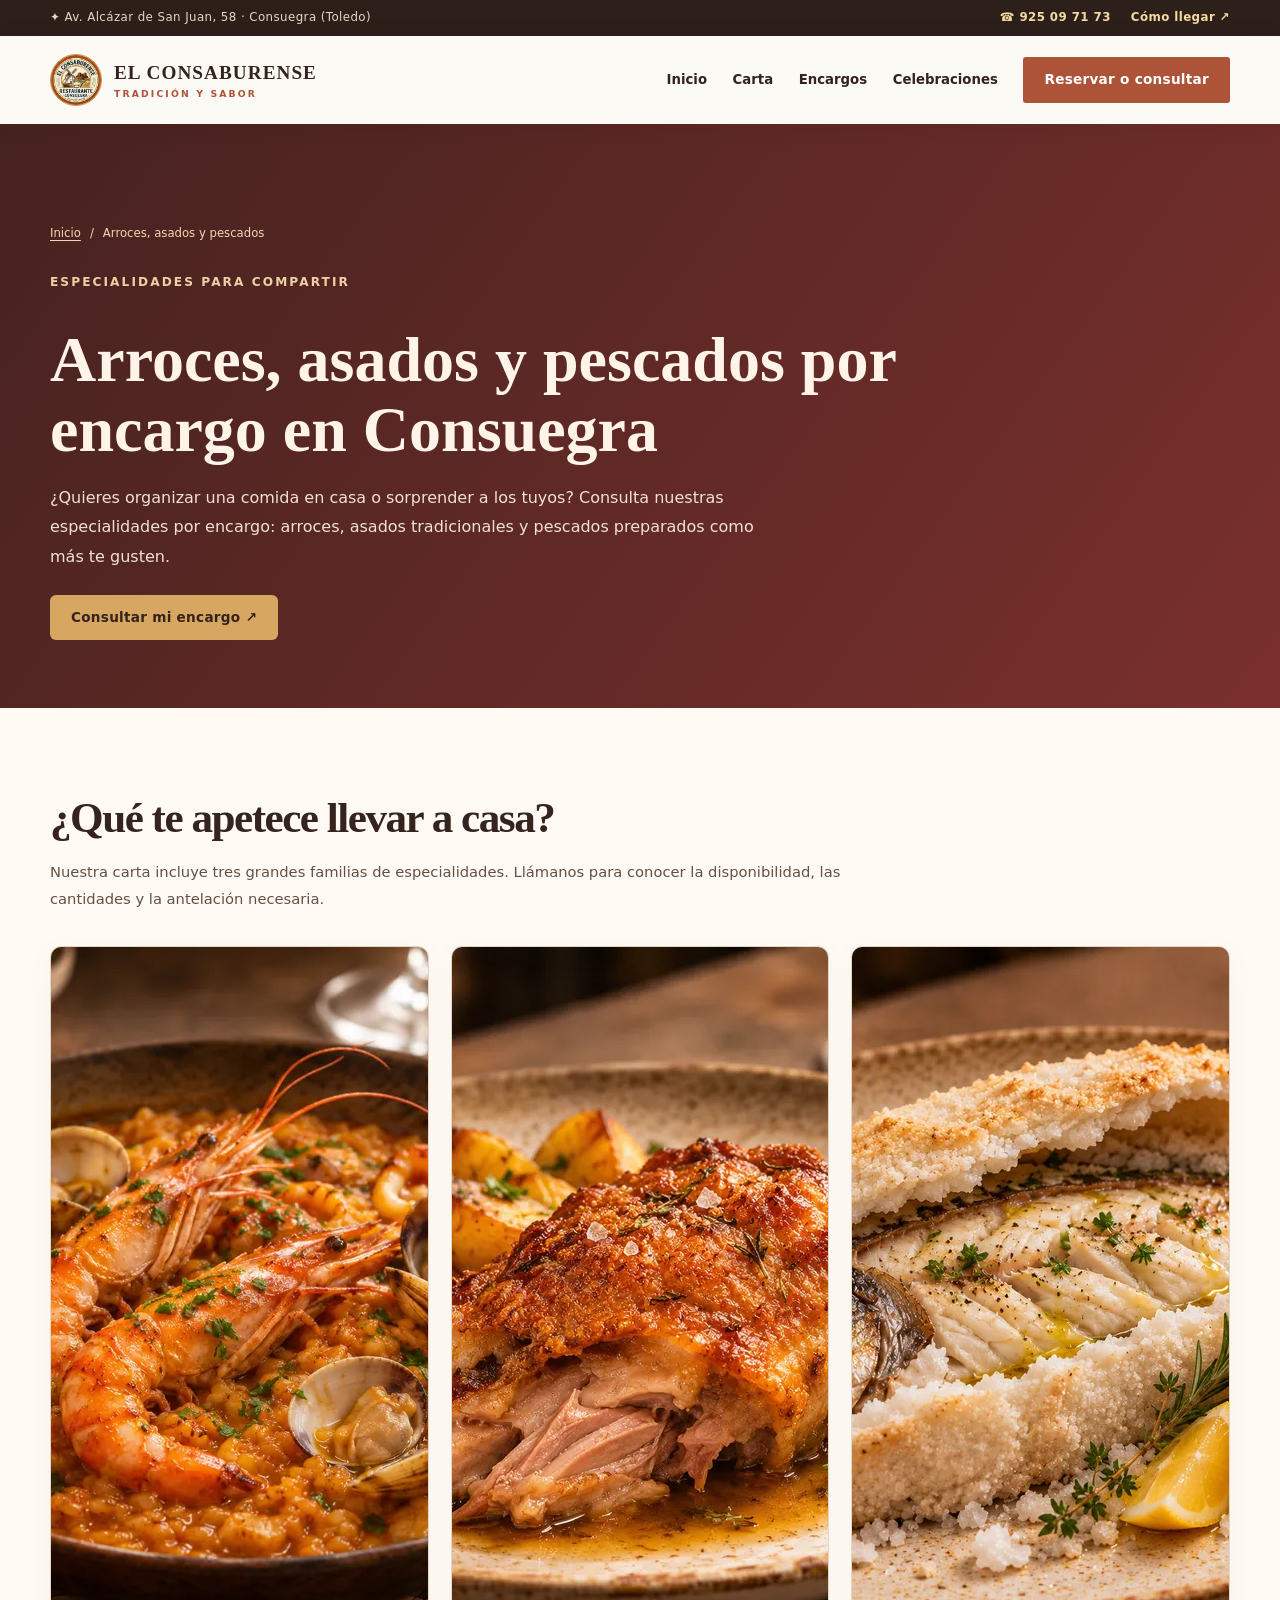
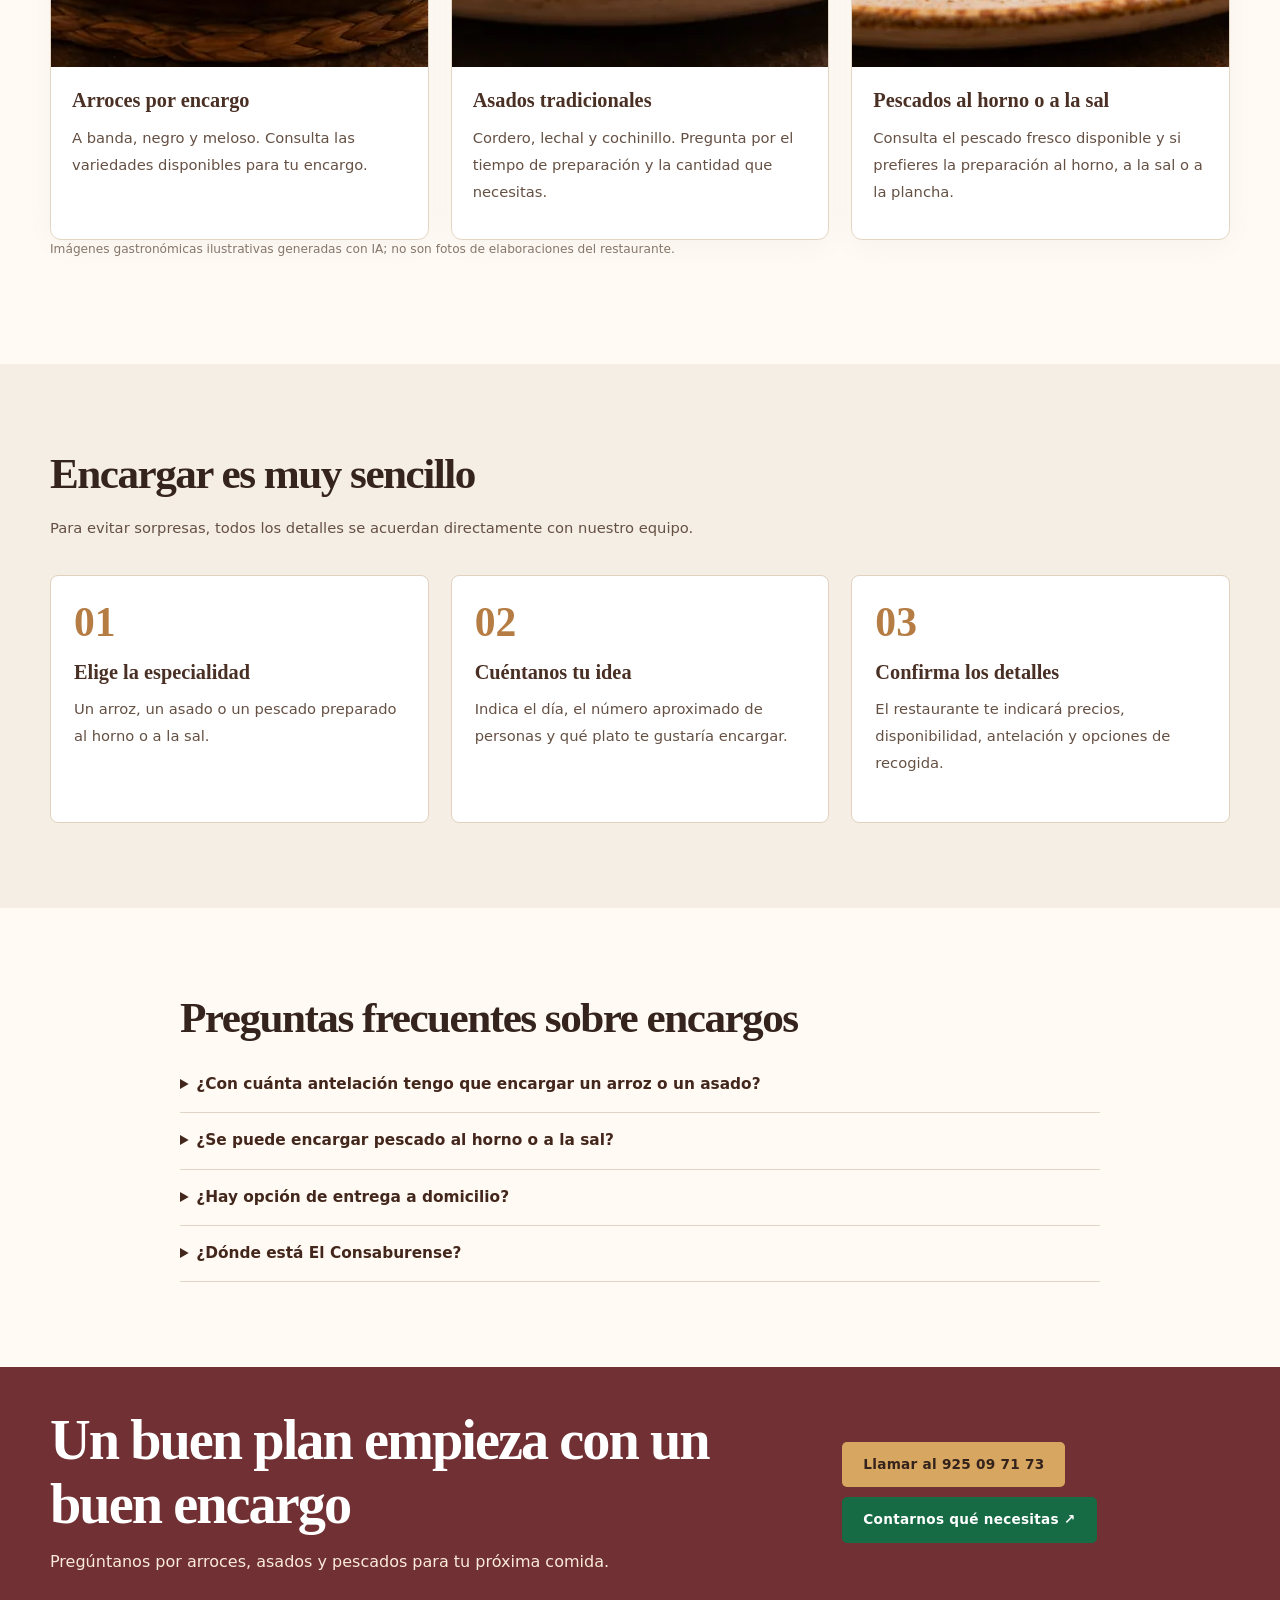
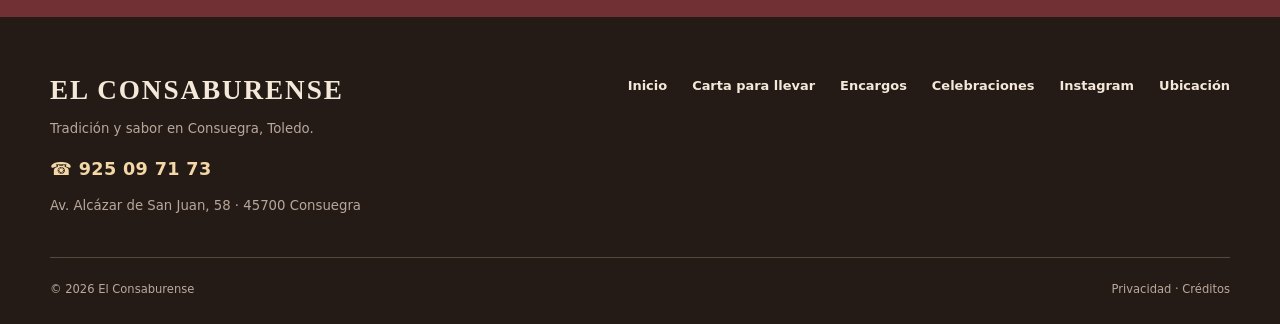
<file: arroces-asados-por-encargo/index.html>
<!doctype html>
<html lang="es">
<head>
  <meta charset="utf-8">
  <meta name="viewport" content="width=device-width,initial-scale=1">
  <meta name="theme-color" content="#322219">
  <meta name="robots" content="index,follow,max-image-preview:large">
  <meta name="description" content="Encarga arroces a banda, negro o meloso, cordero y cochinillo asados y pescados al horno o a la sal en Consuegra. Disponibilidad: 925 09 71 73.">
  <meta property="og:type" content="website">
  <meta property="og:locale" content="es_ES">
  <meta property="og:site_name" content="El Consaburense">
  <meta property="og:title" content="Arroces, asados y pescados por encargo en Consuegra | El Consaburense">
  <meta property="og:description" content="Encarga arroces a banda, negro o meloso, cordero y cochinillo asados y pescados al horno o a la sal en Consuegra. Disponibilidad: 925 09 71 73.">
  <meta property="og:url" content="https://elconsaburense.moasin.dev/arroces-asados-por-encargo/">
  <meta property="og:image" content="https://elconsaburense.moasin.dev/media/carta-fotorealista/arroz-meloso.webp">
  <meta property="og:image:width" content="960">
  <meta property="og:image:height" content="720">
  <meta property="og:image:alt" content="Recreación de un arroz meloso preparado por encargo">
  <meta name="twitter:card" content="summary_large_image">
  <link rel="canonical" href="https://elconsaburense.moasin.dev/arroces-asados-por-encargo/">
  <link rel="icon" href="../media/logo-consaburense.webp" type="image/webp">
  <link rel="stylesheet" href="../styles.css?v=20261106-seo2">
  <script type="application/ld+json">
{
  "@context": "https://schema.org",
  "@type": "WebPage",
  "@id": "https://elconsaburense.moasin.dev/arroces-asados-por-encargo/#pagina",
  "url": "https://elconsaburense.moasin.dev/arroces-asados-por-encargo/",
  "name": "Arroces, asados y pescados por encargo en Consuegra | El Consaburense",
  "description": "Encarga arroces a banda, negro o meloso, cordero y cochinillo asados y pescados al horno o a la sal en Consuegra. Disponibilidad: 925 09 71 73.",
  "inLanguage": "es-ES",
  "about": {
    "@id": "https://elconsaburense.moasin.dev/#restaurante"
  }
}
</script>
  <script type="application/ld+json">
{
  "@context": "https://schema.org",
  "@type": "BreadcrumbList",
  "itemListElement": [
    {
      "@type": "ListItem",
      "position": 1,
      "name": "Inicio",
      "item": "https://elconsaburense.moasin.dev/"
    },
    {
      "@type": "ListItem",
      "position": 2,
      "name": "Arroces, asados y pescados por encargo en Consuegra",
      "item": "https://elconsaburense.moasin.dev/arroces-asados-por-encargo/"
    }
  ]
}
</script>
  <title>Arroces, asados y pescados por encargo en Consuegra | El Consaburense</title>
  <link rel="stylesheet" href="../motion.css?v=20261111-2">
  <script src="../motion.js?v=20261111-2" defer></script>
</head>
<body class="seo-page">
<a class="skip" href="#contenido">Saltar al contenido</a>
<div class="topbar"><div class="wrap topbar-inner"><span>✦ Av. Alcázar de San Juan, 58 · Consuegra (Toledo)</span><div class="topbar-actions"><a class="topbar-phone" href="tel:+34925097173">☎ 925 09 71 73</a><a href="https://maps.app.goo.gl/RFtfWHs8n9EE9Bss9" target="_blank" rel="noopener noreferrer">Cómo llegar ↗</a></div></div></div>
<header class="header" id="inicio"><div class="wrap nav-wrap">
<a class="brand" href="../" aria-label="El Consaburense, inicio"><span class="brand-mark"><img class="brand-logo" src="../media/logo-consaburense.webp" width="52" height="52" alt=""></span><span class="brand-type"><strong>EL CONSABURENSE</strong><small>TRADICIÓN Y SABOR</small></span></a>
<nav aria-label="Navegación de servicios" class="nav seo-page-nav">
<a href="../">Inicio</a><a href="../carta-para-llevar/">Carta</a><a href="../arroces-asados-por-encargo/">Encargos</a><a href="../celebraciones/">Celebraciones</a><a class="btn btn-primary nav-cta" href="tel:+34925097173">Reservar o consultar</a>
</nav></div></header>
<main id="contenido">
<section class="seo-page-top"><div class="wrap"><nav aria-label="Ruta de navegación" class="seo-breadcrumbs"><a href="../">Inicio</a><span aria-hidden="true">/</span><span>Arroces, asados y pescados</span></nav>
<span class="eyebrow">ESPECIALIDADES PARA COMPARTIR</span><h1>Arroces, asados y pescados por encargo en Consuegra</h1>
<p>¿Quieres organizar una comida en casa o sorprender a los tuyos? Consulta nuestras especialidades por encargo: arroces, asados tradicionales y pescados preparados como más te gusten.</p>
<a class="btn btn-gold btn-seo" href="tel:+34925097173">Consultar mi encargo ↗</a></div></section>
<section class="seo-section"><div class="wrap"><div class="seo-section-heading"><h2>¿Qué te apetece llevar a casa?</h2><p>Nuestra carta incluye tres grandes familias de especialidades. Llámanos para conocer la disponibilidad, las cantidades y la antelación necesaria.</p></div>
<div class="seo-card-grid">
<article class="seo-card"><img src="../media/carta-fotorealista/arroz-meloso.webp" width="960" height="720" loading="lazy" decoding="async" alt="Recreación visual de arroces por encargo"><div class="seo-card-body"><h3>Arroces por encargo</h3><p>A banda, negro y meloso. Consulta las variedades disponibles para tu encargo.</p></div></article>
<article class="seo-card"><img src="../media/carta-fotorealista/cordero-asado.webp" width="960" height="720" loading="lazy" decoding="async" alt="Recreación visual de asados tradicionales"><div class="seo-card-body"><h3>Asados tradicionales</h3><p>Cordero, lechal y cochinillo. Pregunta por el tiempo de preparación y la cantidad que necesitas.</p></div></article>
<article class="seo-card"><img src="../media/carta-fotorealista/pescado-sal.webp" width="960" height="720" loading="lazy" decoding="async" alt="Recreación visual de pescados al horno o a la sal"><div class="seo-card-body"><h3>Pescados al horno o a la sal</h3><p>Consulta el pescado fresco disponible y si prefieres la preparación al horno, a la sal o a la plancha.</p></div></article>
</div><p class="seo-micro">Imágenes gastronómicas ilustrativas generadas con IA; no son fotos de elaboraciones del restaurante.</p></div></section>
<section class="seo-section seo-section-alt"><div class="wrap"><div class="seo-section-heading"><h2>Encargar es muy sencillo</h2><p>Para evitar sorpresas, todos los detalles se acuerdan directamente con nuestro equipo.</p></div><div class="seo-steps">
<article class="seo-step"><div class="seo-step-number">01</div><h3>Elige la especialidad</h3><p>Un arroz, un asado o un pescado preparado al horno o a la sal.</p></article>
<article class="seo-step"><div class="seo-step-number">02</div><h3>Cuéntanos tu idea</h3><p>Indica el día, el número aproximado de personas y qué plato te gustaría encargar.</p></article>
<article class="seo-step"><div class="seo-step-number">03</div><h3>Confirma los detalles</h3><p>El restaurante te indicará precios, disponibilidad, antelación y opciones de recogida.</p></article>
</div></div></section>
<section class="seo-section"><div class="wrap seo-faq"><h2>Preguntas frecuentes sobre encargos</h2>
<details><summary>¿Con cuánta antelación tengo que encargar un arroz o un asado?</summary><p>Depende del plato y de la disponibilidad. Llámanos para que podamos confirmarte el tiempo de preparación antes de hacer el encargo.</p></details>
<details><summary>¿Se puede encargar pescado al horno o a la sal?</summary><p>Sí, figura entre nuestras especialidades por encargo. Consulta qué pescado está disponible y la preparación que prefieres.</p></details>
<details><summary>¿Hay opción de entrega a domicilio?</summary><p>La entrega a domicilio todavía no está anunciada como servicio confirmado. Pregúntanos al contactar; de momento, cualquier posible reparto se consulta caso por caso.</p></details>
<details><summary>¿Dónde está El Consaburense?</summary><p>Estamos en Av. Alcázar de San Juan, 58, 45700 Consuegra (Toledo). Puedes <a href="https://maps.app.goo.gl/RFtfWHs8n9EE9Bss9" target="_blank" rel="noopener noreferrer"><underline>consultar cómo llegar</underline></a>.</p></details>
</div></section>
<section class="seo-cta"><div class="wrap seo-cta-inner"><div><h2>Un buen plan empieza con un buen encargo</h2><p>Pregúntanos por arroces, asados y pescados para tu próxima comida.</p></div><div class="seo-actions"><a class="btn btn-gold" href="tel:+34925097173">Llamar al 925 09 71 73</a><a class="btn btn-whatsapp" href="https://wa.me/message/ACIXEAMQWNWME1" target="_blank" rel="noopener noreferrer">Contarnos qué necesitas ↗</a></div></div></section>
</main>
<footer class="footer seo-page-footer"><div class="wrap"><div class="footer-main"><div><a class="footer-name" href="../">EL CONSABURENSE</a><p>Tradición y sabor en Consuegra, Toledo.</p><a class="footer-phone" href="tel:+34925097173">☎ 925 09 71 73</a><p>Av. Alcázar de San Juan, 58 · 45700 Consuegra</p></div><nav aria-label="Enlaces del restaurante"><a href="../">Inicio</a><a href="../carta-para-llevar/">Carta para llevar</a><a href="../arroces-asados-por-encargo/">Encargos</a><a href="../celebraciones/">Celebraciones</a><a href="https://www.instagram.com/elconsaburense/" target="_blank" rel="noopener noreferrer">Instagram</a><a href="../#contacto">Ubicación</a></nav></div><div class="footer-bottom"><span>© 2026 El Consaburense</span><span><a href="../privacidad.html">Privacidad</a> · <a href="../creditos.html">Créditos</a></span></div></div></footer>
</body>
</html>
</file>
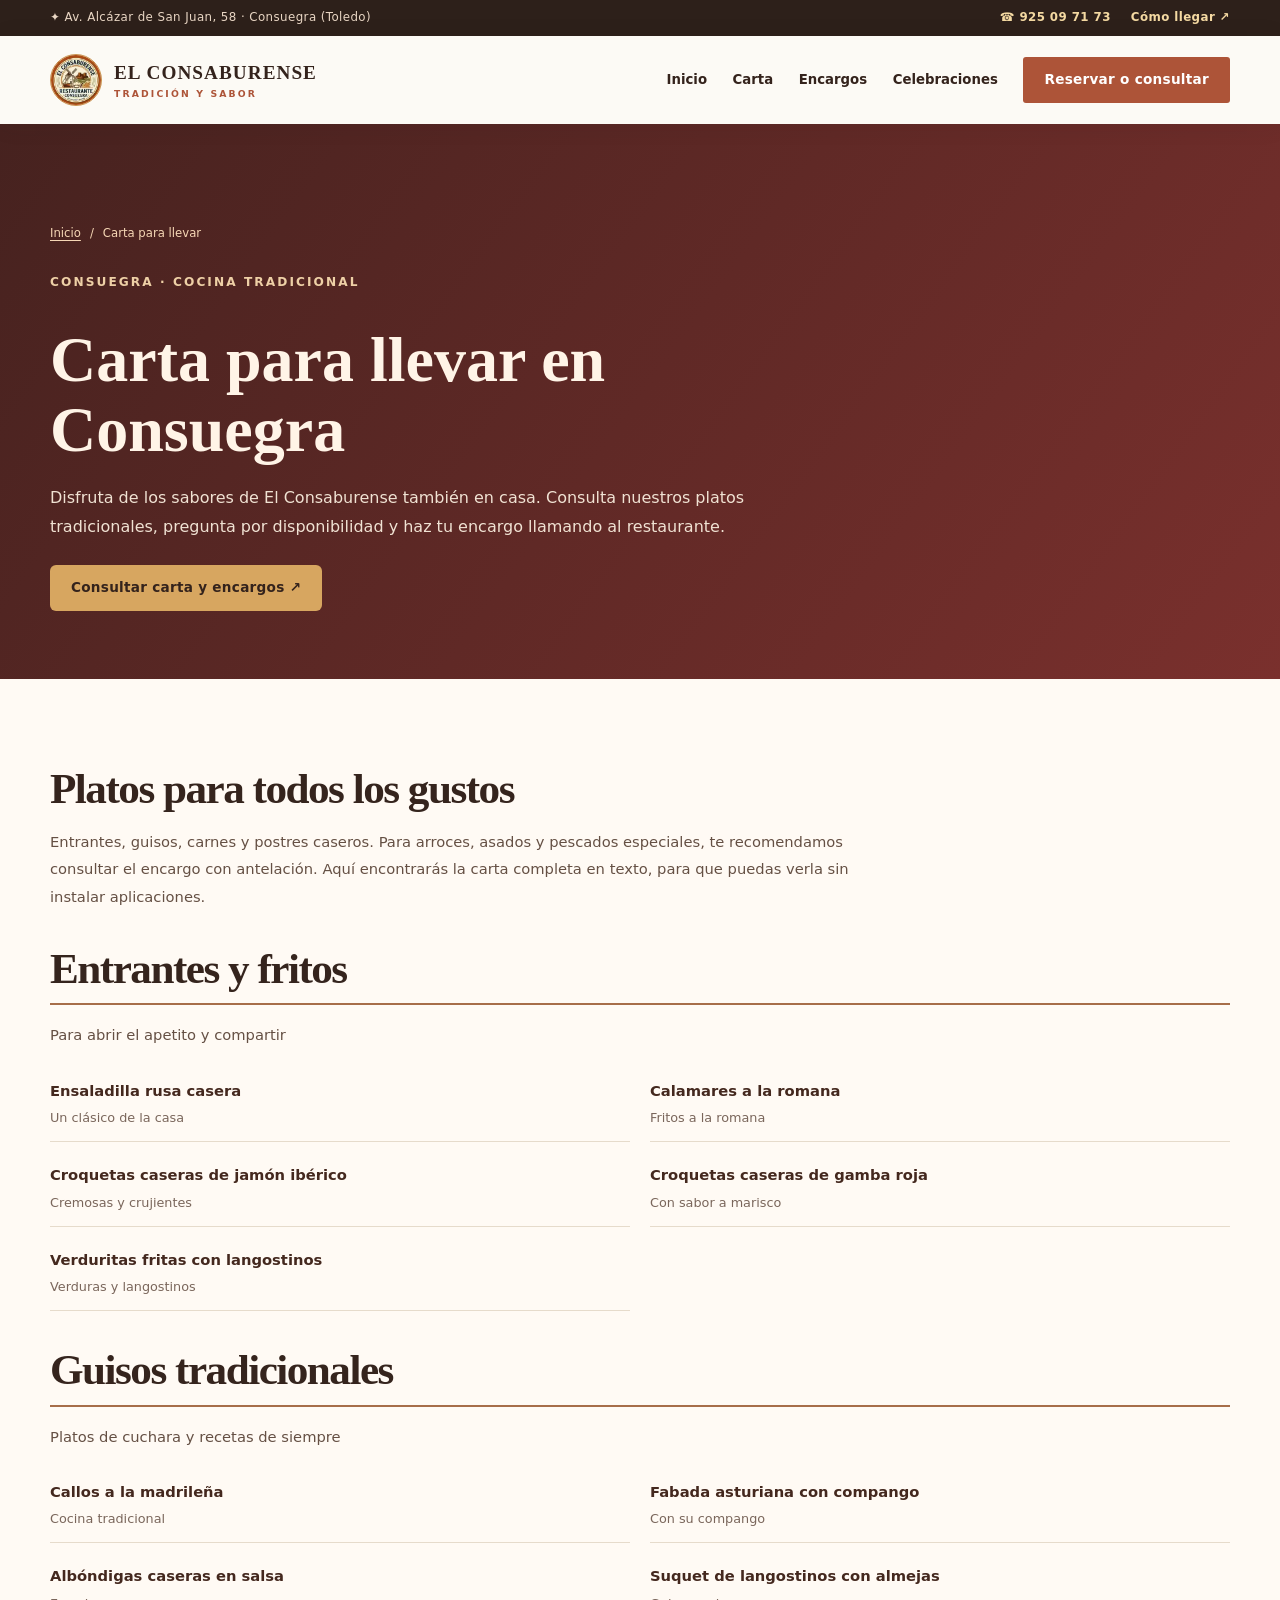
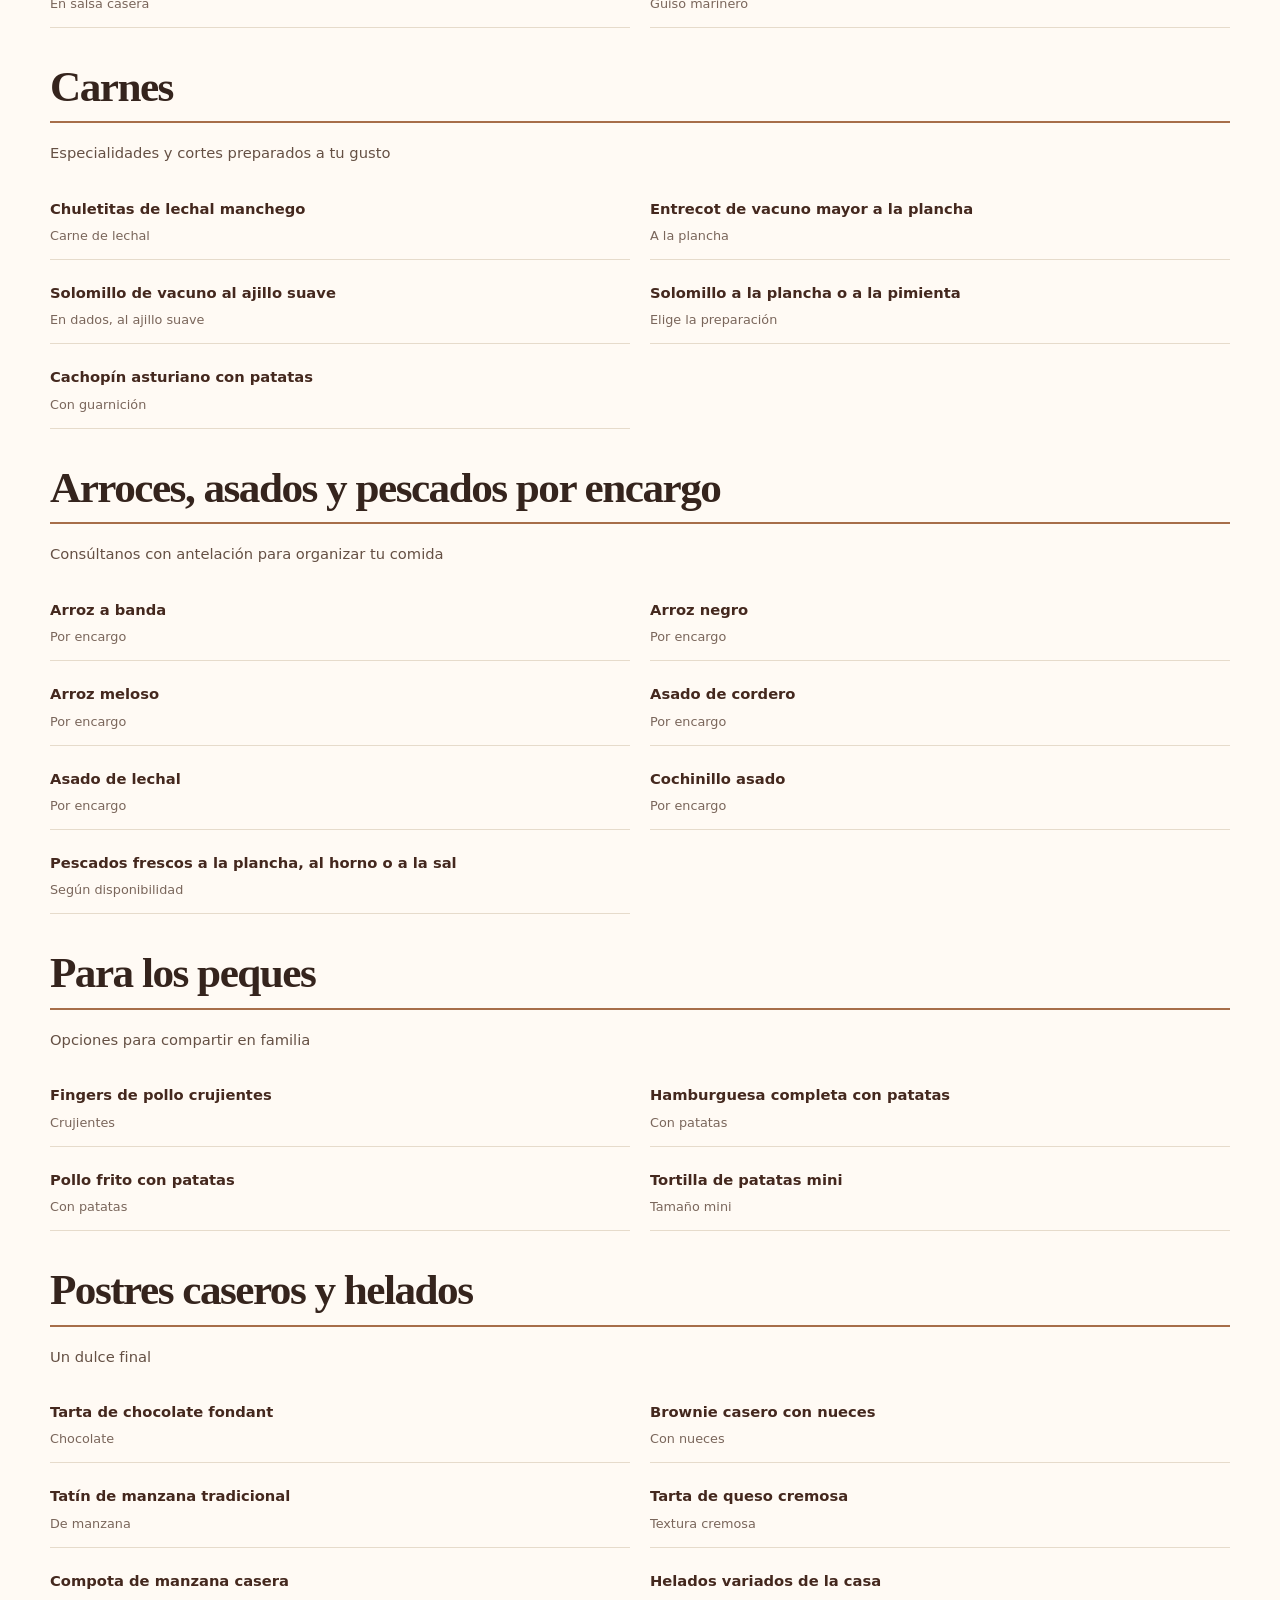
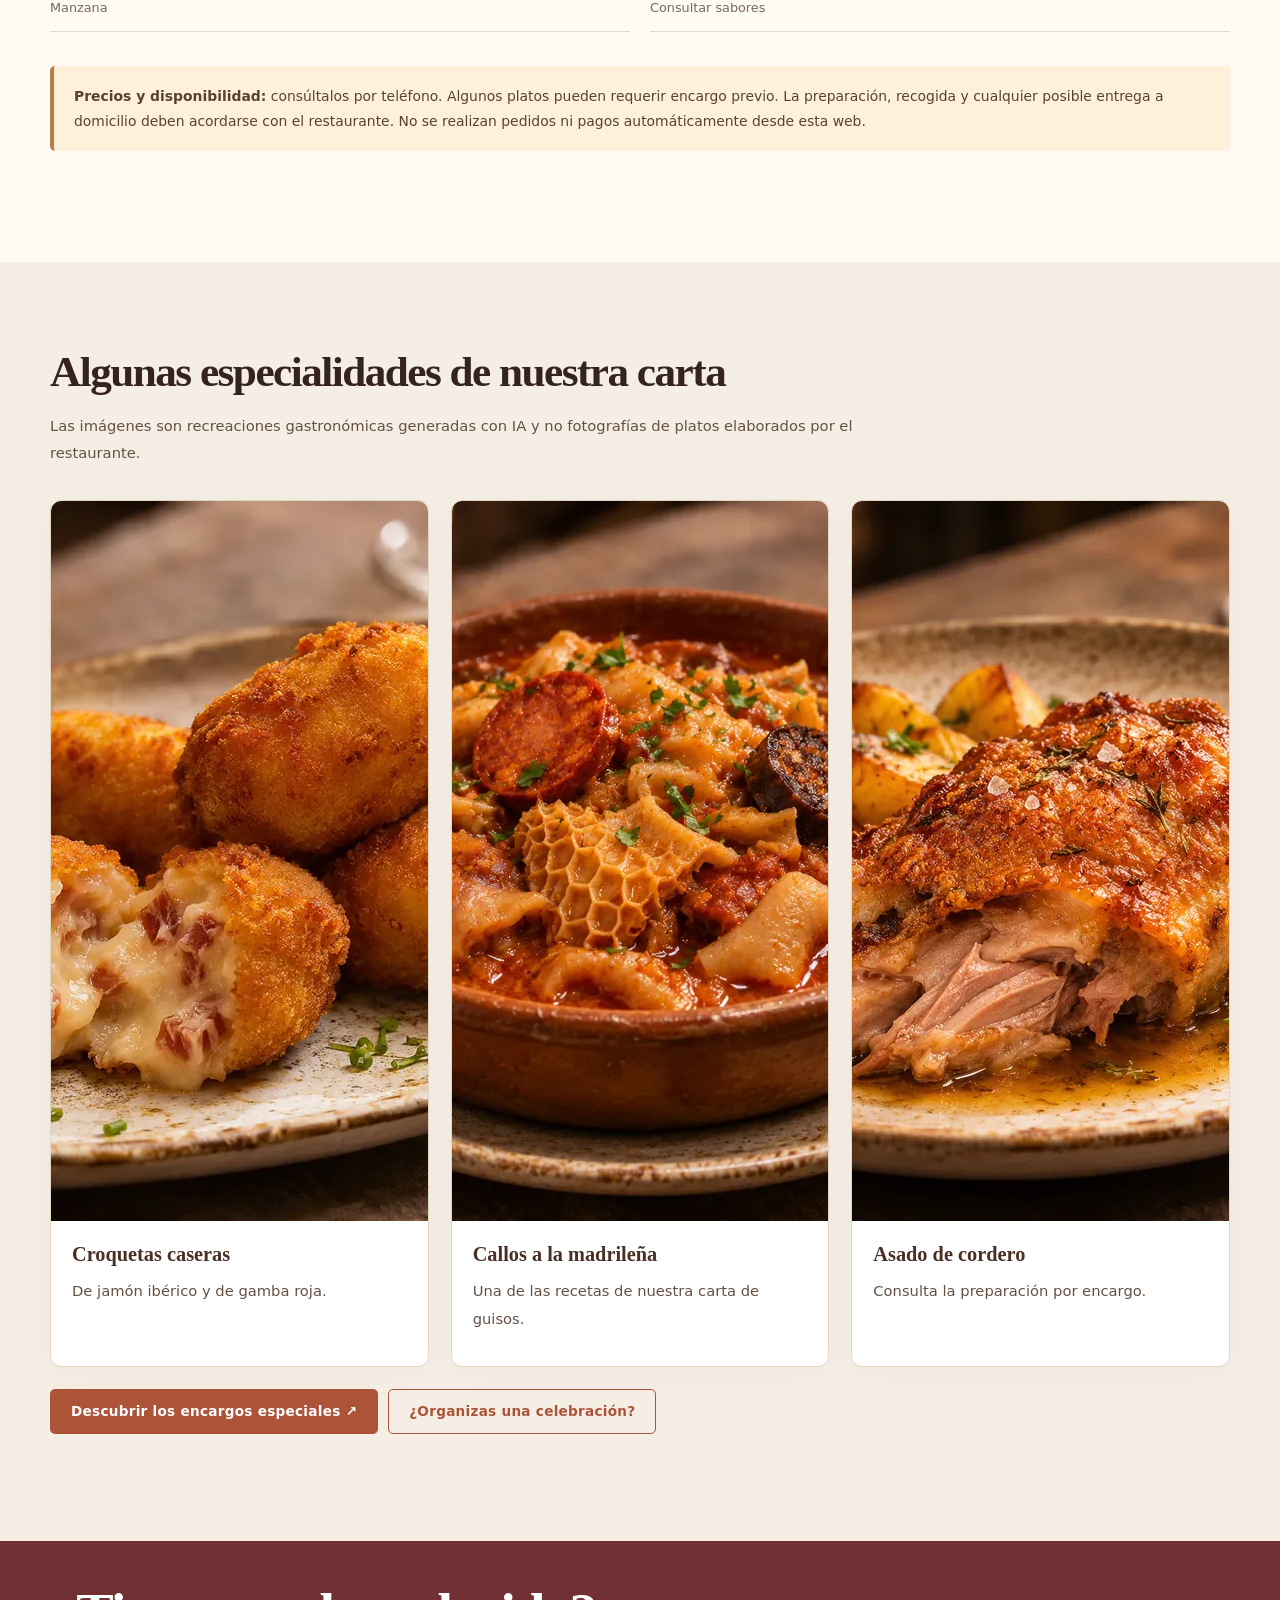
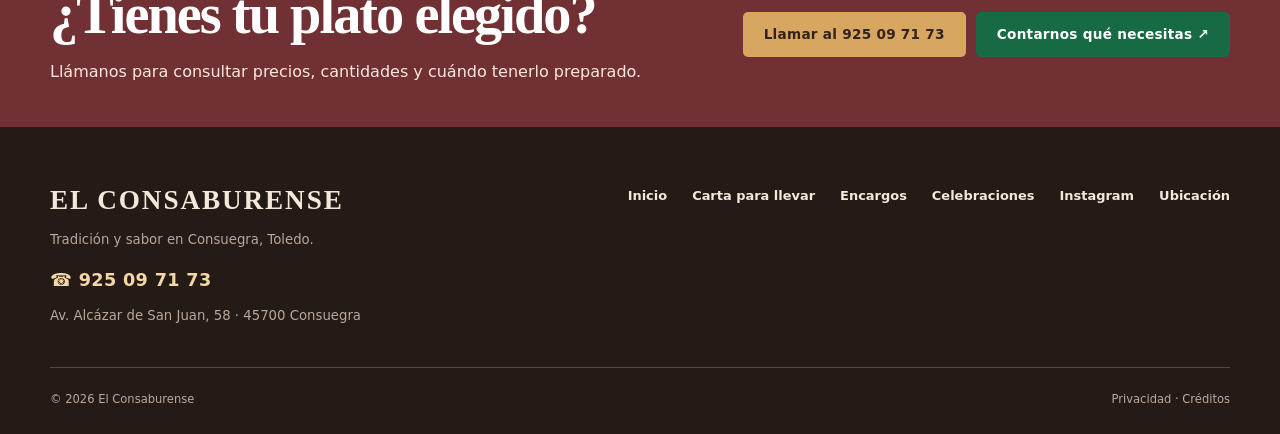
<file: carta-para-llevar/index.html>
<!doctype html>
<html lang="es">
<head>
  <meta charset="utf-8">
  <meta name="viewport" content="width=device-width,initial-scale=1">
  <meta name="theme-color" content="#322219">
  <meta name="robots" content="index,follow,max-image-preview:large">
  <meta name="description" content="Consulta la carta para llevar de El Consaburense en Consuegra: entrantes, guisos, carnes, arroces, asados y postres. Encargos y precios: 925 09 71 73.">
  <meta property="og:type" content="website">
  <meta property="og:locale" content="es_ES">
  <meta property="og:site_name" content="El Consaburense">
  <meta property="og:title" content="Carta para llevar en Consuegra | El Consaburense">
  <meta property="og:description" content="Consulta la carta para llevar de El Consaburense en Consuegra: entrantes, guisos, carnes, arroces, asados y postres. Encargos y precios: 925 09 71 73.">
  <meta property="og:url" content="https://elconsaburense.moasin.dev/carta-para-llevar/">
  <meta property="og:image" content="https://elconsaburense.moasin.dev/media/carta-fotorealista/croquetas.webp">
  <meta property="og:image:width" content="960">
  <meta property="og:image:height" content="720">
  <meta property="og:image:alt" content="Recreación de croquetas caseras incluidas en la carta para llevar">
  <meta name="twitter:card" content="summary_large_image">
  <link rel="canonical" href="https://elconsaburense.moasin.dev/carta-para-llevar/">
  <link rel="icon" href="../media/logo-consaburense.webp" type="image/webp">
  <link rel="stylesheet" href="../styles.css?v=20261106-seo2">
  <script type="application/ld+json">
{
  "@context": "https://schema.org",
  "@type": "WebPage",
  "@id": "https://elconsaburense.moasin.dev/carta-para-llevar/#pagina",
  "url": "https://elconsaburense.moasin.dev/carta-para-llevar/",
  "name": "Carta para llevar en Consuegra | El Consaburense",
  "description": "Consulta la carta para llevar de El Consaburense en Consuegra: entrantes, guisos, carnes, arroces, asados y postres. Encargos y precios: 925 09 71 73.",
  "inLanguage": "es-ES",
  "about": {
    "@id": "https://elconsaburense.moasin.dev/#restaurante"
  }
}
</script>
  <script type="application/ld+json">
{
  "@context": "https://schema.org",
  "@type": "BreadcrumbList",
  "itemListElement": [
    {
      "@type": "ListItem",
      "position": 1,
      "name": "Inicio",
      "item": "https://elconsaburense.moasin.dev/"
    },
    {
      "@type": "ListItem",
      "position": 2,
      "name": "Carta para llevar en Consuegra",
      "item": "https://elconsaburense.moasin.dev/carta-para-llevar/"
    }
  ]
}
</script>
  <script type="application/ld+json">
{
  "@context": "https://schema.org",
  "@type": "Menu",
  "@id": "https://elconsaburense.moasin.dev/carta-para-llevar/#menu",
  "name": "Carta para llevar de El Consaburense",
  "inLanguage": "es-ES",
  "url": "https://elconsaburense.moasin.dev/carta-para-llevar/",
  "provider": {
    "@id": "https://elconsaburense.moasin.dev/#restaurante"
  },
  "hasMenuSection": [
    {
      "@type": "MenuSection",
      "name": "Entrantes y fritos",
      "hasMenuItem": [
        {
          "@type": "MenuItem",
          "name": "Ensaladilla rusa casera",
          "description": "Un clásico de la casa"
        },
        {
          "@type": "MenuItem",
          "name": "Calamares a la romana",
          "description": "Fritos a la romana"
        },
        {
          "@type": "MenuItem",
          "name": "Croquetas caseras de jamón ibérico",
          "description": "Cremosas y crujientes"
        },
        {
          "@type": "MenuItem",
          "name": "Croquetas caseras de gamba roja",
          "description": "Con sabor a marisco"
        },
        {
          "@type": "MenuItem",
          "name": "Verduritas fritas con langostinos",
          "description": "Verduras y langostinos"
        }
      ]
    },
    {
      "@type": "MenuSection",
      "name": "Guisos tradicionales",
      "hasMenuItem": [
        {
          "@type": "MenuItem",
          "name": "Callos a la madrileña",
          "description": "Cocina tradicional"
        },
        {
          "@type": "MenuItem",
          "name": "Fabada asturiana con compango",
          "description": "Con su compango"
        },
        {
          "@type": "MenuItem",
          "name": "Albóndigas caseras en salsa",
          "description": "En salsa casera"
        },
        {
          "@type": "MenuItem",
          "name": "Suquet de langostinos con almejas",
          "description": "Guiso marinero"
        }
      ]
    },
    {
      "@type": "MenuSection",
      "name": "Carnes",
      "hasMenuItem": [
        {
          "@type": "MenuItem",
          "name": "Chuletitas de lechal manchego",
          "description": "Carne de lechal"
        },
        {
          "@type": "MenuItem",
          "name": "Entrecot de vacuno mayor a la plancha",
          "description": "A la plancha"
        },
        {
          "@type": "MenuItem",
          "name": "Solomillo de vacuno al ajillo suave",
          "description": "En dados, al ajillo suave"
        },
        {
          "@type": "MenuItem",
          "name": "Solomillo a la plancha o a la pimienta",
          "description": "Elige la preparación"
        },
        {
          "@type": "MenuItem",
          "name": "Cachopín asturiano con patatas",
          "description": "Con guarnición"
        }
      ]
    },
    {
      "@type": "MenuSection",
      "name": "Arroces, asados y pescados por encargo",
      "hasMenuItem": [
        {
          "@type": "MenuItem",
          "name": "Arroz a banda",
          "description": "Por encargo"
        },
        {
          "@type": "MenuItem",
          "name": "Arroz negro",
          "description": "Por encargo"
        },
        {
          "@type": "MenuItem",
          "name": "Arroz meloso",
          "description": "Por encargo"
        },
        {
          "@type": "MenuItem",
          "name": "Asado de cordero",
          "description": "Por encargo"
        },
        {
          "@type": "MenuItem",
          "name": "Asado de lechal",
          "description": "Por encargo"
        },
        {
          "@type": "MenuItem",
          "name": "Cochinillo asado",
          "description": "Por encargo"
        },
        {
          "@type": "MenuItem",
          "name": "Pescados frescos a la plancha, al horno o a la sal",
          "description": "Según disponibilidad"
        }
      ]
    },
    {
      "@type": "MenuSection",
      "name": "Para los peques",
      "hasMenuItem": [
        {
          "@type": "MenuItem",
          "name": "Fingers de pollo crujientes",
          "description": "Crujientes"
        },
        {
          "@type": "MenuItem",
          "name": "Hamburguesa completa con patatas",
          "description": "Con patatas"
        },
        {
          "@type": "MenuItem",
          "name": "Pollo frito con patatas",
          "description": "Con patatas"
        },
        {
          "@type": "MenuItem",
          "name": "Tortilla de patatas mini",
          "description": "Tamaño mini"
        }
      ]
    },
    {
      "@type": "MenuSection",
      "name": "Postres caseros y helados",
      "hasMenuItem": [
        {
          "@type": "MenuItem",
          "name": "Tarta de chocolate fondant",
          "description": "Chocolate"
        },
        {
          "@type": "MenuItem",
          "name": "Brownie casero con nueces",
          "description": "Con nueces"
        },
        {
          "@type": "MenuItem",
          "name": "Tatín de manzana tradicional",
          "description": "De manzana"
        },
        {
          "@type": "MenuItem",
          "name": "Tarta de queso cremosa",
          "description": "Textura cremosa"
        },
        {
          "@type": "MenuItem",
          "name": "Compota de manzana casera",
          "description": "Manzana"
        },
        {
          "@type": "MenuItem",
          "name": "Helados variados de la casa",
          "description": "Consultar sabores"
        }
      ]
    }
  ]
}
  </script>
  <title>Carta para llevar en Consuegra | El Consaburense</title>
  <link rel="stylesheet" href="../motion.css?v=20261111-2">
  <script src="../motion.js?v=20261111-2" defer></script>
</head>
<body class="seo-page">
<a class="skip" href="#contenido">Saltar al contenido</a>
<div class="topbar"><div class="wrap topbar-inner"><span>✦ Av. Alcázar de San Juan, 58 · Consuegra (Toledo)</span><div class="topbar-actions"><a class="topbar-phone" href="tel:+34925097173">☎ 925 09 71 73</a><a href="https://maps.app.goo.gl/RFtfWHs8n9EE9Bss9" target="_blank" rel="noopener noreferrer">Cómo llegar ↗</a></div></div></div>
<header class="header" id="inicio"><div class="wrap nav-wrap">
<a class="brand" href="../" aria-label="El Consaburense, inicio"><span class="brand-mark"><img class="brand-logo" src="../media/logo-consaburense.webp" width="52" height="52" alt=""></span><span class="brand-type"><strong>EL CONSABURENSE</strong><small>TRADICIÓN Y SABOR</small></span></a>
<nav aria-label="Navegación de servicios" class="nav seo-page-nav">
<a href="../">Inicio</a><a href="../carta-para-llevar/">Carta</a><a href="../arroces-asados-por-encargo/">Encargos</a><a href="../celebraciones/">Celebraciones</a><a class="btn btn-primary nav-cta" href="tel:+34925097173">Reservar o consultar</a>
</nav></div></header>
<main id="contenido">
<section class="seo-page-top"><div class="wrap"><nav aria-label="Ruta de navegación" class="seo-breadcrumbs"><a href="../">Inicio</a><span aria-hidden="true">/</span><span>Carta para llevar</span></nav>
<span class="eyebrow">CONSUEGRA · COCINA TRADICIONAL</span>
<h1>Carta para llevar en Consuegra</h1>
<p>Disfruta de los sabores de El Consaburense también en casa. Consulta nuestros platos tradicionales, pregunta por disponibilidad y haz tu encargo llamando al restaurante.</p>
<a class="btn btn-gold btn-seo" href="tel:+34925097173">Consultar carta y encargos ↗</a></div></section>
<section class="seo-section"><div class="wrap"><div class="seo-section-heading"><h2>Platos para todos los gustos</h2><p>Entrantes, guisos, carnes y postres caseros. Para arroces, asados y pescados especiales, te recomendamos consultar el encargo con antelación. Aquí encontrarás la carta completa en texto, para que puedas verla sin instalar aplicaciones.</p></div>
<section class="seo-menu-group" aria-labelledby="categoria-0"><h2 id="categoria-0">Entrantes y fritos</h2><p>Para abrir el apetito y compartir</p><ul class="seo-menu-items"><li><strong>Ensaladilla rusa casera</strong><span>Un clásico de la casa</span></li><li><strong>Calamares a la romana</strong><span>Fritos a la romana</span></li><li><strong>Croquetas caseras de jamón ibérico</strong><span>Cremosas y crujientes</span></li><li><strong>Croquetas caseras de gamba roja</strong><span>Con sabor a marisco</span></li><li><strong>Verduritas fritas con langostinos</strong><span>Verduras y langostinos</span></li></ul></section>
<section class="seo-menu-group" aria-labelledby="categoria-1"><h2 id="categoria-1">Guisos tradicionales</h2><p>Platos de cuchara y recetas de siempre</p><ul class="seo-menu-items"><li><strong>Callos a la madrileña</strong><span>Cocina tradicional</span></li><li><strong>Fabada asturiana con compango</strong><span>Con su compango</span></li><li><strong>Albóndigas caseras en salsa</strong><span>En salsa casera</span></li><li><strong>Suquet de langostinos con almejas</strong><span>Guiso marinero</span></li></ul></section>
<section class="seo-menu-group" aria-labelledby="categoria-2"><h2 id="categoria-2">Carnes</h2><p>Especialidades y cortes preparados a tu gusto</p><ul class="seo-menu-items"><li><strong>Chuletitas de lechal manchego</strong><span>Carne de lechal</span></li><li><strong>Entrecot de vacuno mayor a la plancha</strong><span>A la plancha</span></li><li><strong>Solomillo de vacuno al ajillo suave</strong><span>En dados, al ajillo suave</span></li><li><strong>Solomillo a la plancha o a la pimienta</strong><span>Elige la preparación</span></li><li><strong>Cachopín asturiano con patatas</strong><span>Con guarnición</span></li></ul></section>
<section class="seo-menu-group" aria-labelledby="categoria-3"><h2 id="categoria-3">Arroces, asados y pescados por encargo</h2><p>Consúltanos con antelación para organizar tu comida</p><ul class="seo-menu-items"><li><strong>Arroz a banda</strong><span>Por encargo</span></li><li><strong>Arroz negro</strong><span>Por encargo</span></li><li><strong>Arroz meloso</strong><span>Por encargo</span></li><li><strong>Asado de cordero</strong><span>Por encargo</span></li><li><strong>Asado de lechal</strong><span>Por encargo</span></li><li><strong>Cochinillo asado</strong><span>Por encargo</span></li><li><strong>Pescados frescos a la plancha, al horno o a la sal</strong><span>Según disponibilidad</span></li></ul></section>
<section class="seo-menu-group" aria-labelledby="categoria-4"><h2 id="categoria-4">Para los peques</h2><p>Opciones para compartir en familia</p><ul class="seo-menu-items"><li><strong>Fingers de pollo crujientes</strong><span>Crujientes</span></li><li><strong>Hamburguesa completa con patatas</strong><span>Con patatas</span></li><li><strong>Pollo frito con patatas</strong><span>Con patatas</span></li><li><strong>Tortilla de patatas mini</strong><span>Tamaño mini</span></li></ul></section>
<section class="seo-menu-group" aria-labelledby="categoria-5"><h2 id="categoria-5">Postres caseros y helados</h2><p>Un dulce final</p><ul class="seo-menu-items"><li><strong>Tarta de chocolate fondant</strong><span>Chocolate</span></li><li><strong>Brownie casero con nueces</strong><span>Con nueces</span></li><li><strong>Tatín de manzana tradicional</strong><span>De manzana</span></li><li><strong>Tarta de queso cremosa</strong><span>Textura cremosa</span></li><li><strong>Compota de manzana casera</strong><span>Manzana</span></li><li><strong>Helados variados de la casa</strong><span>Consultar sabores</span></li></ul></section>
<div class="seo-note"><strong>Precios y disponibilidad:</strong> consúltalos por teléfono. Algunos platos pueden requerir encargo previo. La preparación, recogida y cualquier posible entrega a domicilio deben acordarse con el restaurante. No se realizan pedidos ni pagos automáticamente desde esta web.</div></div></section>
<section class="seo-section seo-section-alt"><div class="wrap"><div class="seo-section-heading"><h2>Algunas especialidades de nuestra carta</h2><p>Las imágenes son recreaciones gastronómicas generadas con IA y no fotografías de platos elaborados por el restaurante.</p></div><div class="seo-card-grid">
<article class="seo-card"><img src="../media/carta-fotorealista/croquetas.webp" width="960" height="720" loading="lazy" decoding="async" alt="Recreación visual de croquetas caseras"><div class="seo-card-body"><h3>Croquetas caseras</h3><p>De jamón ibérico y de gamba roja.</p></div></article>
<article class="seo-card"><img src="../media/carta-fotorealista/callos.webp" width="960" height="720" loading="lazy" decoding="async" alt="Recreación visual de callos a la madrileña"><div class="seo-card-body"><h3>Callos a la madrileña</h3><p>Una de las recetas de nuestra carta de guisos.</p></div></article>
<article class="seo-card"><img src="../media/carta-fotorealista/cordero-asado.webp" width="960" height="720" loading="lazy" decoding="async" alt="Recreación visual de asado de cordero"><div class="seo-card-body"><h3>Asado de cordero</h3><p>Consulta la preparación por encargo.</p></div></article>
</div><div class="seo-actions"><a class="btn btn-primary" href="../arroces-asados-por-encargo/">Descubrir los encargos especiales ↗</a><a class="btn btn-outline" href="../celebraciones/">¿Organizas una celebración?</a></div></div></section>
<section class="seo-cta"><div class="wrap seo-cta-inner"><div><h2>¿Tienes tu plato elegido?</h2><p>Llámanos para consultar precios, cantidades y cuándo tenerlo preparado.</p></div><div class="seo-actions"><a class="btn btn-gold" href="tel:+34925097173">Llamar al 925 09 71 73</a><a class="btn btn-whatsapp" href="https://wa.me/message/ACIXEAMQWNWME1" target="_blank" rel="noopener noreferrer">Contarnos qué necesitas ↗</a></div></div></section>
</main>
<footer class="footer seo-page-footer"><div class="wrap"><div class="footer-main"><div><a class="footer-name" href="../">EL CONSABURENSE</a><p>Tradición y sabor en Consuegra, Toledo.</p><a class="footer-phone" href="tel:+34925097173">☎ 925 09 71 73</a><p>Av. Alcázar de San Juan, 58 · 45700 Consuegra</p></div><nav aria-label="Enlaces del restaurante"><a href="../">Inicio</a><a href="../carta-para-llevar/">Carta para llevar</a><a href="../arroces-asados-por-encargo/">Encargos</a><a href="../celebraciones/">Celebraciones</a><a href="https://www.instagram.com/elconsaburense/" target="_blank" rel="noopener noreferrer">Instagram</a><a href="../#contacto">Ubicación</a></nav></div><div class="footer-bottom"><span>© 2026 El Consaburense</span><span><a href="../privacidad.html">Privacidad</a> · <a href="../creditos.html">Créditos</a></span></div></div></footer>
</body>
</html>
</file>
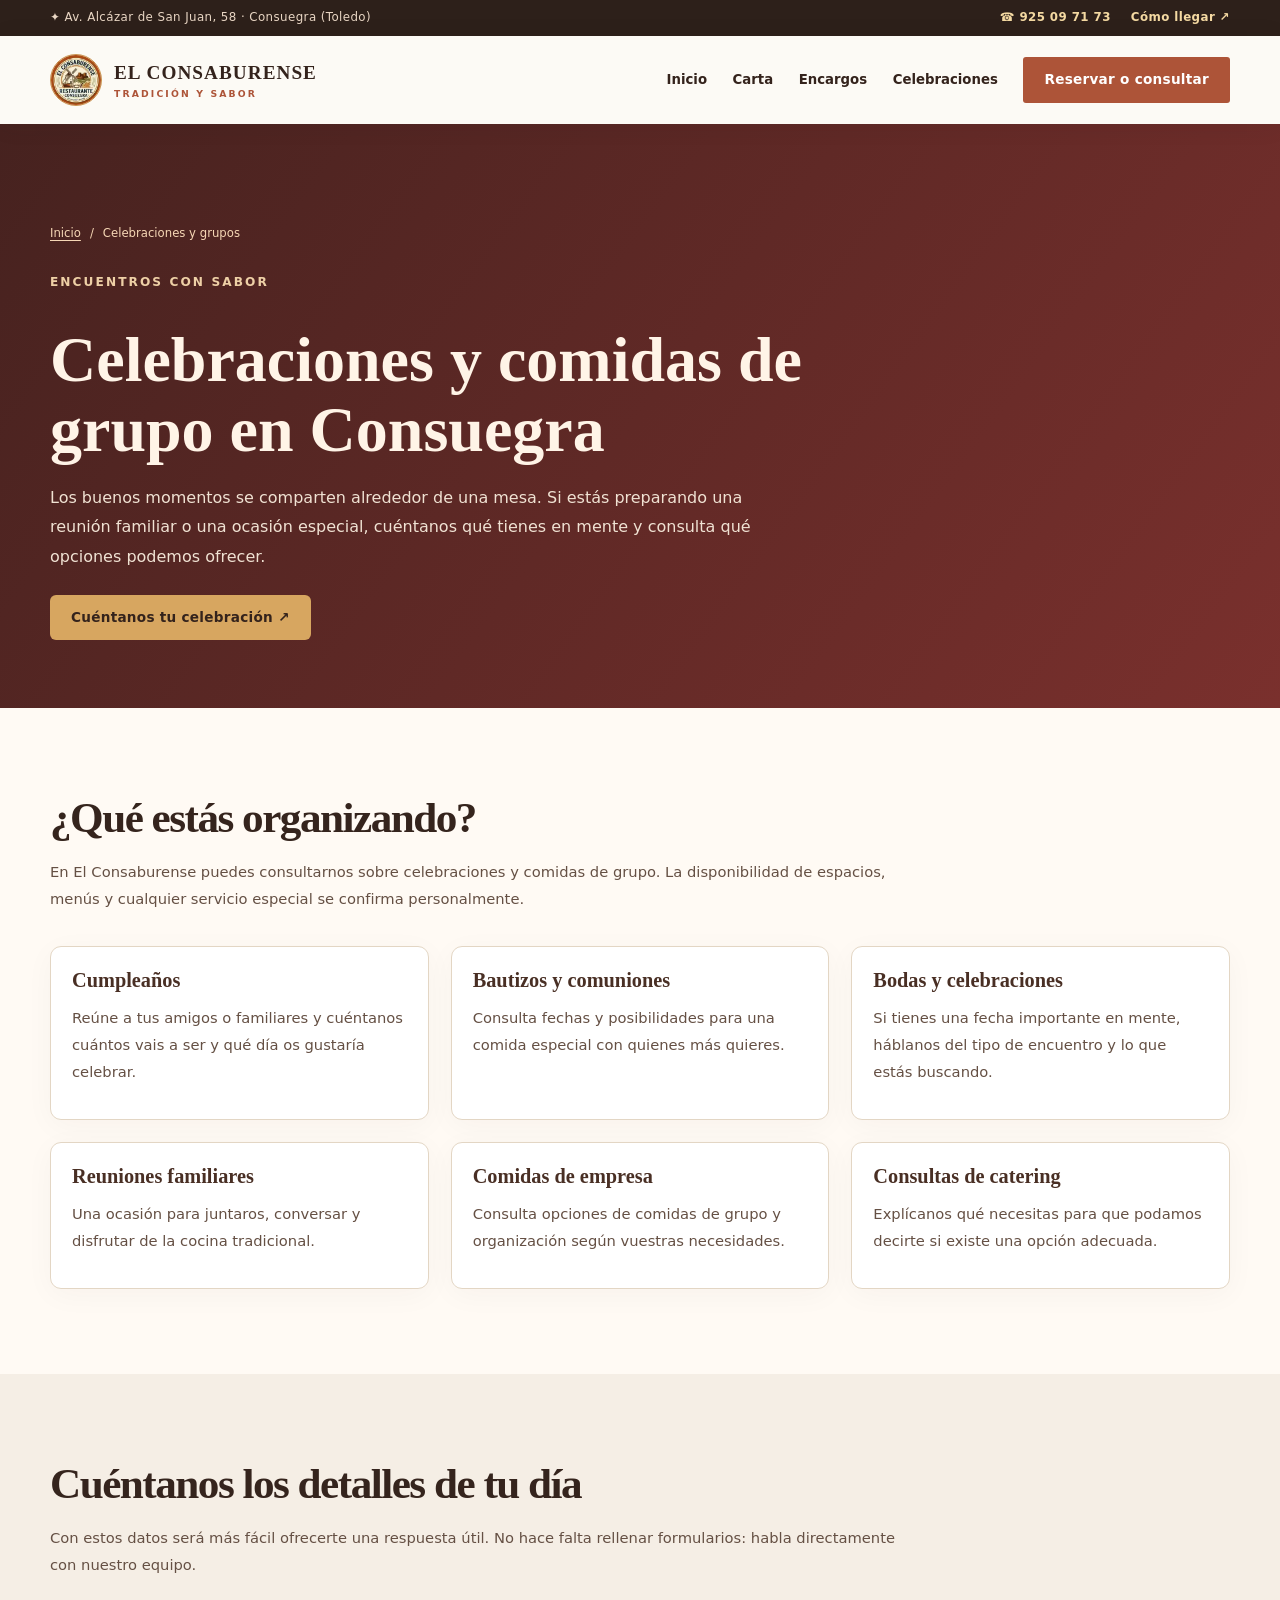
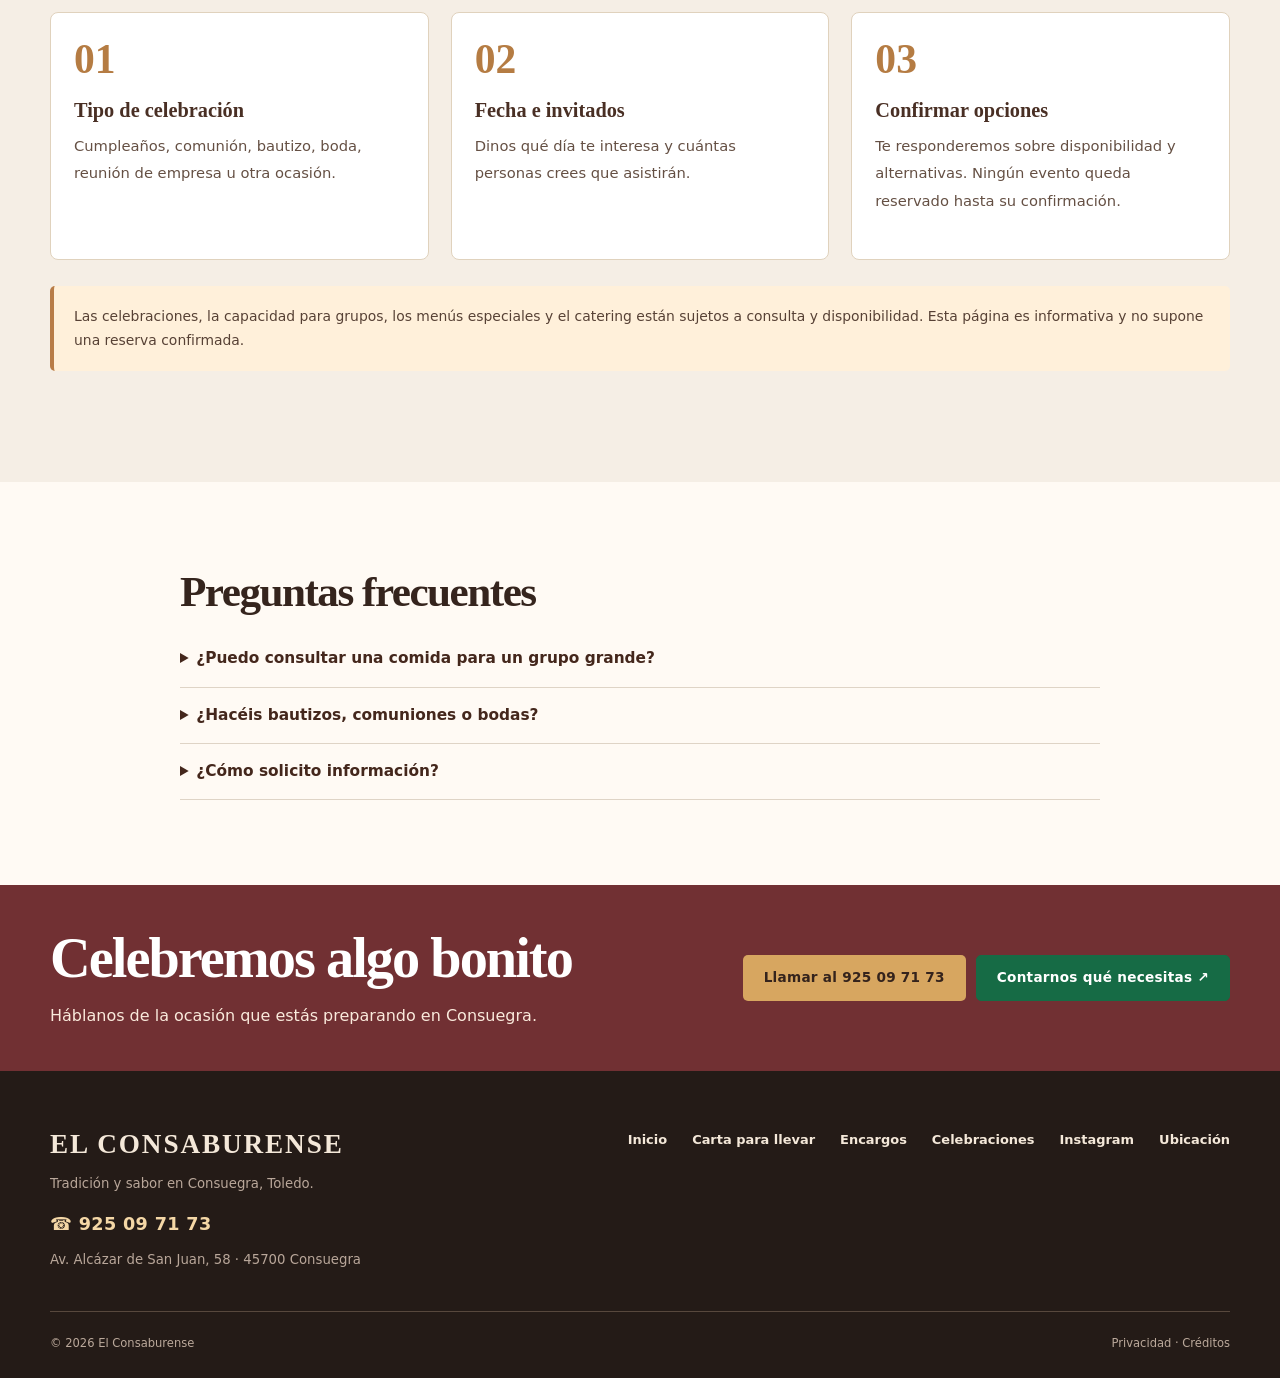
<file: celebraciones/index.html>
<!doctype html>
<html lang="es">
<head>
  <meta charset="utf-8">
  <meta name="viewport" content="width=device-width,initial-scale=1">
  <meta name="theme-color" content="#322219">
  <meta name="robots" content="index,follow,max-image-preview:large">
  <meta name="description" content="Consulta celebraciones en El Consaburense, Consuegra: cumpleaños, bautizos, comuniones, bodas y comidas de grupo. Pregunta por opciones y disponibilidad.">
  <meta property="og:type" content="website">
  <meta property="og:locale" content="es_ES">
  <meta property="og:site_name" content="El Consaburense">
  <meta property="og:title" content="Celebraciones y comidas de grupo en Consuegra | El Consaburense">
  <meta property="og:description" content="Consulta celebraciones en El Consaburense, Consuegra: cumpleaños, bautizos, comuniones, bodas y comidas de grupo. Pregunta por opciones y disponibilidad.">
  <meta property="og:url" content="https://elconsaburense.moasin.dev/celebraciones/">
  <meta property="og:image" content="https://elconsaburense.moasin.dev/media/carta-fotorealista/cordero-asado.webp">
  <meta property="og:image:width" content="960">
  <meta property="og:image:height" content="720">
  <meta property="og:image:alt" content="Recreación de un asado tradicional para compartir en una celebración">
  <meta name="twitter:card" content="summary_large_image">
  <link rel="canonical" href="https://elconsaburense.moasin.dev/celebraciones/">
  <link rel="icon" href="../media/logo-consaburense.webp" type="image/webp">
  <link rel="stylesheet" href="../styles.css?v=20261106-seo2">
  <script type="application/ld+json">
{
  "@context": "https://schema.org",
  "@type": "WebPage",
  "@id": "https://elconsaburense.moasin.dev/celebraciones/#pagina",
  "url": "https://elconsaburense.moasin.dev/celebraciones/",
  "name": "Celebraciones y comidas de grupo en Consuegra | El Consaburense",
  "description": "Consulta celebraciones en El Consaburense, Consuegra: cumpleaños, bautizos, comuniones, bodas y comidas de grupo. Pregunta por opciones y disponibilidad.",
  "inLanguage": "es-ES",
  "about": {
    "@id": "https://elconsaburense.moasin.dev/#restaurante"
  }
}
</script>
  <script type="application/ld+json">
{
  "@context": "https://schema.org",
  "@type": "BreadcrumbList",
  "itemListElement": [
    {
      "@type": "ListItem",
      "position": 1,
      "name": "Inicio",
      "item": "https://elconsaburense.moasin.dev/"
    },
    {
      "@type": "ListItem",
      "position": 2,
      "name": "Celebraciones y comidas de grupo en Consuegra",
      "item": "https://elconsaburense.moasin.dev/celebraciones/"
    }
  ]
}
</script>
  <title>Celebraciones y comidas de grupo en Consuegra | El Consaburense</title>
  <link rel="stylesheet" href="../motion.css?v=20261111-2">
  <script src="../motion.js?v=20261111-2" defer></script>
</head>
<body class="seo-page">
<a class="skip" href="#contenido">Saltar al contenido</a>
<div class="topbar"><div class="wrap topbar-inner"><span>✦ Av. Alcázar de San Juan, 58 · Consuegra (Toledo)</span><div class="topbar-actions"><a class="topbar-phone" href="tel:+34925097173">☎ 925 09 71 73</a><a href="https://maps.app.goo.gl/RFtfWHs8n9EE9Bss9" target="_blank" rel="noopener noreferrer">Cómo llegar ↗</a></div></div></div>
<header class="header" id="inicio"><div class="wrap nav-wrap">
<a class="brand" href="../" aria-label="El Consaburense, inicio"><span class="brand-mark"><img class="brand-logo" src="../media/logo-consaburense.webp" width="52" height="52" alt=""></span><span class="brand-type"><strong>EL CONSABURENSE</strong><small>TRADICIÓN Y SABOR</small></span></a>
<nav aria-label="Navegación de servicios" class="nav seo-page-nav">
<a href="../">Inicio</a><a href="../carta-para-llevar/">Carta</a><a href="../arroces-asados-por-encargo/">Encargos</a><a href="../celebraciones/">Celebraciones</a><a class="btn btn-primary nav-cta" href="tel:+34925097173">Reservar o consultar</a>
</nav></div></header>
<main id="contenido">
<section class="seo-page-top"><div class="wrap"><nav aria-label="Ruta de navegación" class="seo-breadcrumbs"><a href="../">Inicio</a><span aria-hidden="true">/</span><span>Celebraciones y grupos</span></nav>
<span class="eyebrow">ENCUENTROS CON SABOR</span><h1>Celebraciones y comidas de grupo en Consuegra</h1>
<p>Los buenos momentos se comparten alrededor de una mesa. Si estás preparando una reunión familiar o una ocasión especial, cuéntanos qué tienes en mente y consulta qué opciones podemos ofrecer.</p>
<a class="btn btn-gold btn-seo" href="https://wa.me/message/ACIXEAMQWNWME1" target="_blank" rel="noopener noreferrer">Cuéntanos tu celebración ↗</a></div></section>
<section class="seo-section"><div class="wrap"><div class="seo-section-heading"><h2>¿Qué estás organizando?</h2><p>En El Consaburense puedes consultarnos sobre celebraciones y comidas de grupo. La disponibilidad de espacios, menús y cualquier servicio especial se confirma personalmente.</p></div>
<div class="seo-card-grid">
<article class="seo-card"><div class="seo-card-body"><h3>Cumpleaños</h3><p>Reúne a tus amigos o familiares y cuéntanos cuántos vais a ser y qué día os gustaría celebrar.</p></div></article>
<article class="seo-card"><div class="seo-card-body"><h3>Bautizos y comuniones</h3><p>Consulta fechas y posibilidades para una comida especial con quienes más quieres.</p></div></article>
<article class="seo-card"><div class="seo-card-body"><h3>Bodas y celebraciones</h3><p>Si tienes una fecha importante en mente, háblanos del tipo de encuentro y lo que estás buscando.</p></div></article>
<article class="seo-card"><div class="seo-card-body"><h3>Reuniones familiares</h3><p>Una ocasión para juntaros, conversar y disfrutar de la cocina tradicional.</p></div></article>
<article class="seo-card"><div class="seo-card-body"><h3>Comidas de empresa</h3><p>Consulta opciones de comidas de grupo y organización según vuestras necesidades.</p></div></article>
<article class="seo-card"><div class="seo-card-body"><h3>Consultas de catering</h3><p>Explícanos qué necesitas para que podamos decirte si existe una opción adecuada.</p></div></article>
</div></div></section>
<section class="seo-section seo-section-alt"><div class="wrap"><div class="seo-section-heading"><h2>Cuéntanos los detalles de tu día</h2><p>Con estos datos será más fácil ofrecerte una respuesta útil. No hace falta rellenar formularios: habla directamente con nuestro equipo.</p></div>
<div class="seo-steps">
<article class="seo-step"><div class="seo-step-number">01</div><h3>Tipo de celebración</h3><p>Cumpleaños, comunión, bautizo, boda, reunión de empresa u otra ocasión.</p></article>
<article class="seo-step"><div class="seo-step-number">02</div><h3>Fecha e invitados</h3><p>Dinos qué día te interesa y cuántas personas crees que asistirán.</p></article>
<article class="seo-step"><div class="seo-step-number">03</div><h3>Confirmar opciones</h3><p>Te responderemos sobre disponibilidad y alternativas. Ningún evento queda reservado hasta su confirmación.</p></article>
</div><div class="seo-note">Las celebraciones, la capacidad para grupos, los menús especiales y el catering están sujetos a consulta y disponibilidad. Esta página es informativa y no supone una reserva confirmada.</div></div></section>
<section class="seo-section"><div class="wrap seo-faq"><h2>Preguntas frecuentes</h2>
<details><summary>¿Puedo consultar una comida para un grupo grande?</summary><p>Sí. Dinos la fecha y el número aproximado de asistentes para que podamos comprobar las opciones disponibles.</p></details>
<details><summary>¿Hacéis bautizos, comuniones o bodas?</summary><p>Puedes consultarnos sobre estos encuentros. La posibilidad de organizarlos, el formato y el servicio concreto dependen de la disponibilidad y deben confirmarse con el restaurante.</p></details>
<details><summary>¿Cómo solicito información?</summary><p>Escríbenos directamente al WhatsApp Business del restaurante o llama al 925 09 71 73. El equipo responderá personalmente.</p></details>
</div></section>
<section class="seo-cta"><div class="wrap seo-cta-inner"><div><h2>Celebremos algo bonito</h2><p>Háblanos de la ocasión que estás preparando en Consuegra.</p></div><div class="seo-actions"><a class="btn btn-gold" href="tel:+34925097173">Llamar al 925 09 71 73</a><a class="btn btn-whatsapp" href="https://wa.me/message/ACIXEAMQWNWME1" target="_blank" rel="noopener noreferrer">Contarnos qué necesitas ↗</a></div></div></section>
</main>
<footer class="footer seo-page-footer"><div class="wrap"><div class="footer-main"><div><a class="footer-name" href="../">EL CONSABURENSE</a><p>Tradición y sabor en Consuegra, Toledo.</p><a class="footer-phone" href="tel:+34925097173">☎ 925 09 71 73</a><p>Av. Alcázar de San Juan, 58 · 45700 Consuegra</p></div><nav aria-label="Enlaces del restaurante"><a href="../">Inicio</a><a href="../carta-para-llevar/">Carta para llevar</a><a href="../arroces-asados-por-encargo/">Encargos</a><a href="../celebraciones/">Celebraciones</a><a href="https://www.instagram.com/elconsaburense/" target="_blank" rel="noopener noreferrer">Instagram</a><a href="../#contacto">Ubicación</a></nav></div><div class="footer-bottom"><span>© 2026 El Consaburense</span><span><a href="../privacidad.html">Privacidad</a> · <a href="../creditos.html">Créditos</a></span></div></div></footer>
</body>
</html>
</file>
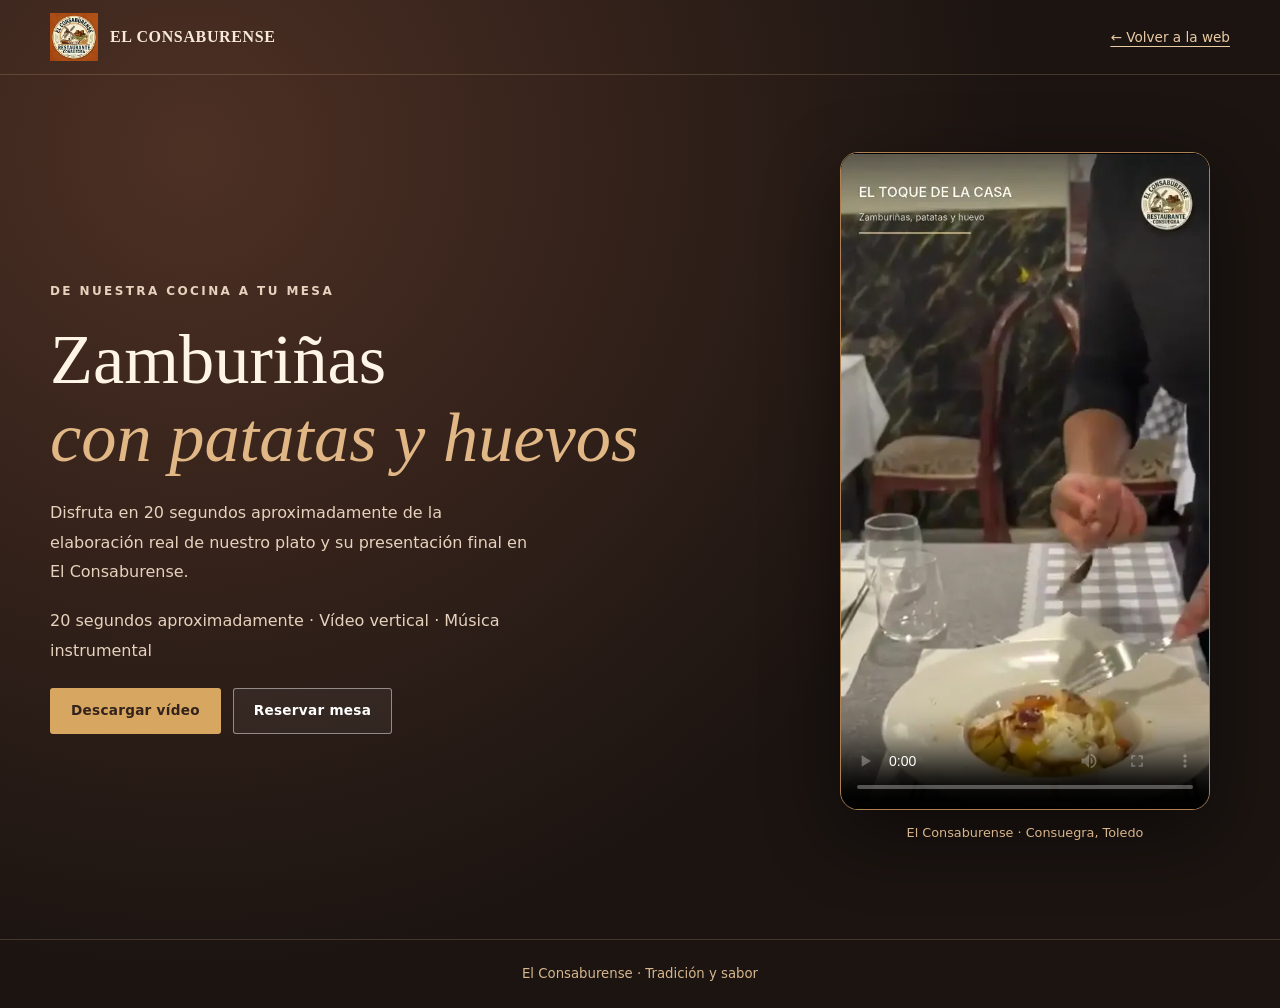
<file: videos/zamburinas/index.html>
<!DOCTYPE html>
<html lang="es"><head><meta charset="utf-8"><meta name="viewport" content="width=device-width,initial-scale=1">
<meta name="theme-color" content="#231914"><meta name="description" content="Vídeo corporativo de 20 segundos aproximadamente: elaboración de zamburiñas con patatas y huevos en El Consaburense.">
<link rel="canonical" href="https://elconsaburense.moasin.dev/videos/zamburinas/"><link rel="icon" href="../../media/logo-consaburense.webp" type="image/webp">
<link rel="stylesheet" href="../../styles.css?v=20261110-preparacion-v2">
<title>Vídeo de zamburiñas con patatas y huevos · El Consaburense</title>
<style>
body{background:radial-gradient(circle at 15% 15%,#4d3024,#1b1411 60%);color:#f8e9d7}
.video-head{border-bottom:1px solid #ddbb8c35;padding:13px 0}
.video-head .wrap{display:flex;align-items:center;justify-content:space-between;gap:15px}
.video-brand{display:flex;align-items:center;gap:12px;font:700 1rem Georgia,serif;letter-spacing:.04em}
.video-brand img{width:48px;height:48px;object-fit:contain}
.video-back{color:#eacba4;text-decoration:underline;text-underline-offset:4px;font-size:.85rem}
.video-main{padding:clamp(40px,6vw,82px) 0;min-height:72vh}
.video-grid{display:grid;grid-template-columns:minmax(0,1fr) minmax(0,410px);gap:clamp(30px,6vw,90px);align-items:center}
.video-kicker{text-transform:uppercase;letter-spacing:.2em;font-size:.75rem;font-weight:800;color:#dcb584}
.video-copy h1{color:#fff5e6;font:normal clamp(2.5rem,5.5vw,4.9rem)/1.1 Georgia,serif;margin:16px 0 22px}
.video-copy h1 em{color:#e1b786;display:block;font-weight:normal}
.video-copy p{color:#e6d2bd;line-height:1.85;max-width:48ch}
.video-actions{display:flex;gap:12px;flex-wrap:wrap;margin-top:23px}
.video-frame{margin:auto;width:min(100%,370px);aspect-ratio:9/16;border:1px solid #ae8052;border-radius:18px;overflow:hidden;background:#000;box-shadow:0 24px 75px #0007}
.video-frame video{display:block;width:100%;height:100%;aspect-ratio:9/16;object-fit:contain;background:#000}
.video-footer{text-align:center;border-top:1px solid #ddbb8c35;padding:23px;color:#d7b68e;font-size:.83rem}
@media(max-width:800px){.video-grid{grid-template-columns:1fr}.video-copy{text-align:center}.video-copy p{margin-inline:auto}.video-actions{justify-content:center}.video-frame{width:min(100%,340px)}}
@media(max-width:430px){.video-brand{font-size:.78rem}.video-frame{width:min(100%,310px)}.video-actions .btn{width:100%}}
</style></head><body>
<header class="video-head"><div class="wrap"><a class="video-brand" href="../../"><img src="../../media/logo-consaburense.webp" alt="">EL CONSABURENSE</a><a class="video-back" href="../../#video-zamburinas">← Volver a la web</a></div></header>
<main class="video-main"><div class="wrap video-grid">
<div class="video-copy"><p class="video-kicker">De nuestra cocina a tu mesa</p><h1>Zamburiñas <em>con patatas y huevos</em></h1><p>Disfruta en 20 segundos aproximadamente de la elaboración real de nuestro plato y su presentación final en El Consaburense.</p>
<p>20 segundos aproximadamente · Vídeo vertical · Música instrumental</p><div class="video-actions"><a class="btn btn-gold" href="../../media/zamburinas-preparacion-sin-fotos-v2.mp4" download="El_Consaburense_Zamburinas_Solo_Preparacion.mp4">Descargar vídeo</a><a class="btn btn-ghost" href="../../#reservas">Reservar mesa</a></div></div>
<div><div class="video-frame"><video controls playsinline preload="metadata" width="540" height="960" poster="../../media/zamburinas-preparacion-cartel-v2.webp" aria-label="Vídeo de elaboración de zamburiñas con patatas y huevos"><source src="../../media/zamburinas-preparacion-sin-fotos-v2.mp4" type="video/mp4">Tu navegador no admite vídeos HTML5.</video></div><p style="text-align:center;color:#d8b48a;margin-top:12px;font-size:.8rem">El Consaburense · Consuegra, Toledo</p></div>
</div></main><footer class="video-footer">El Consaburense · Tradición y sabor</footer></body></html>
</file>
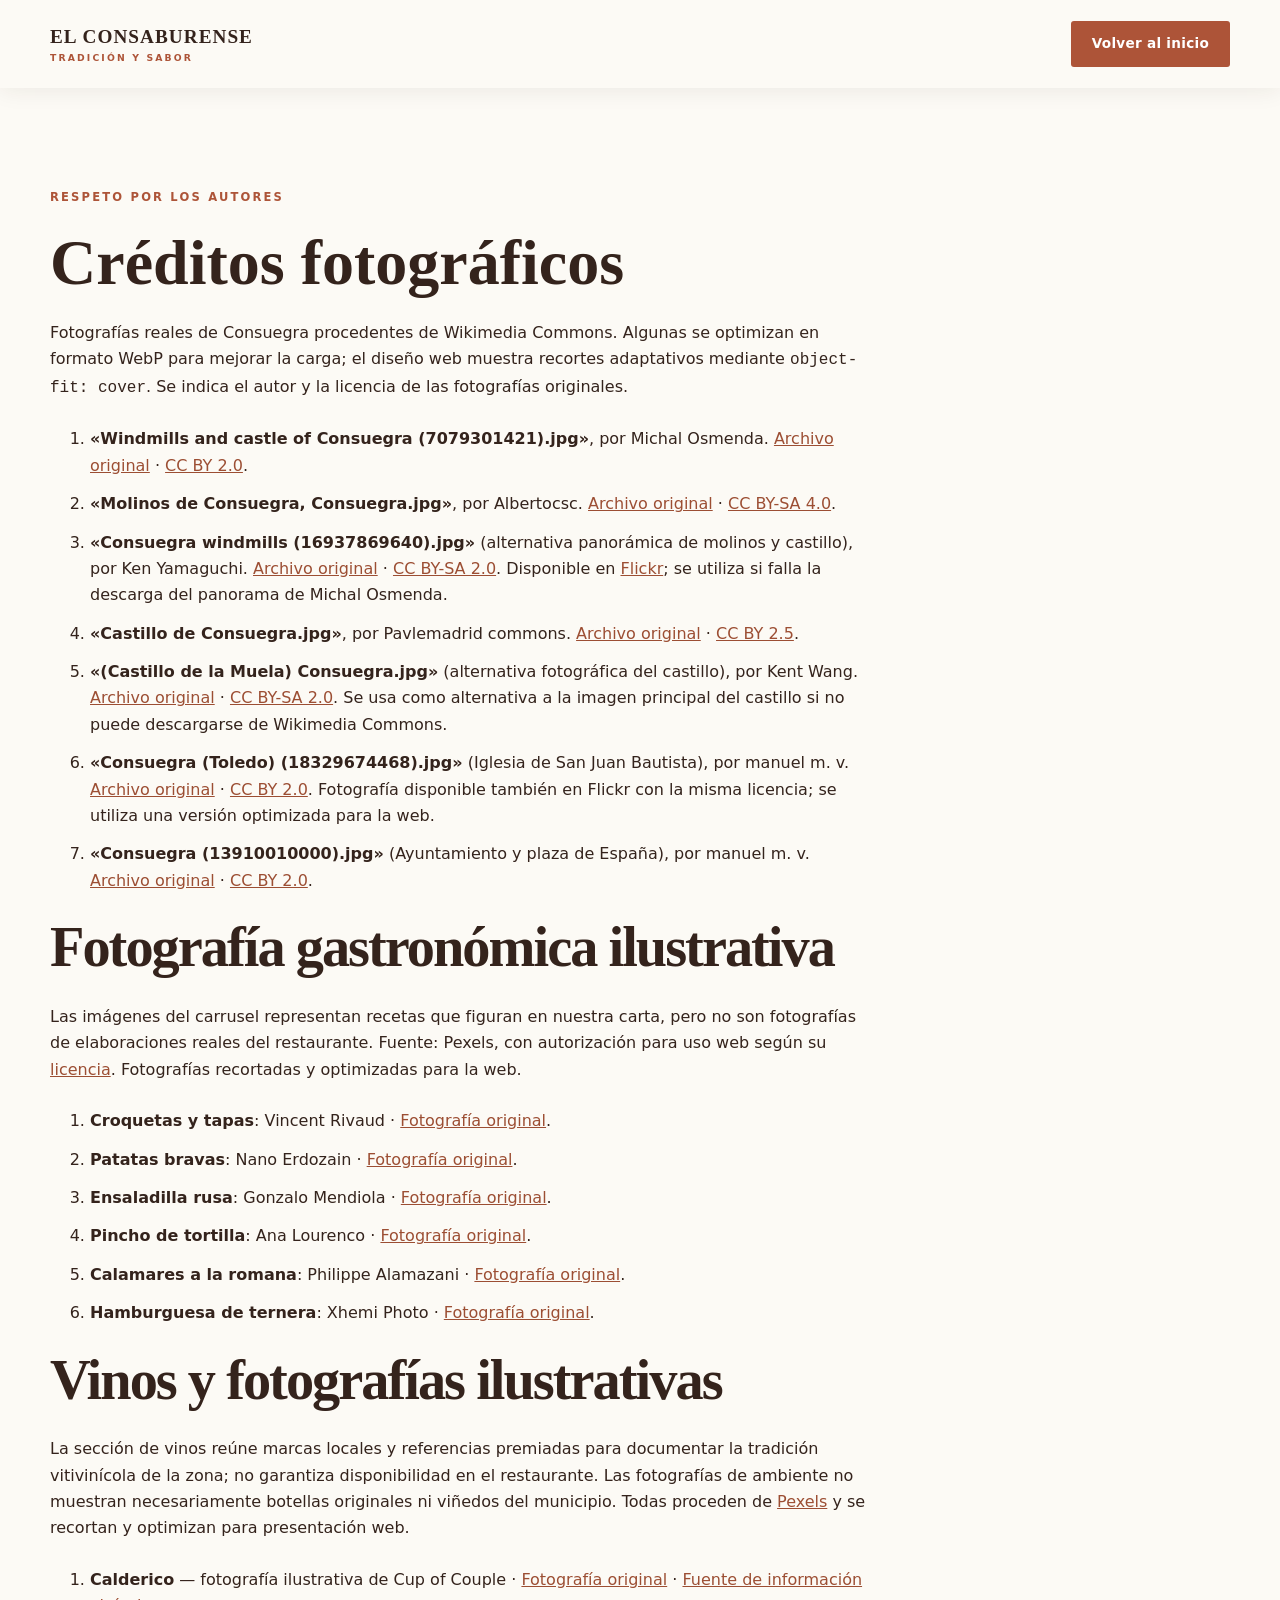
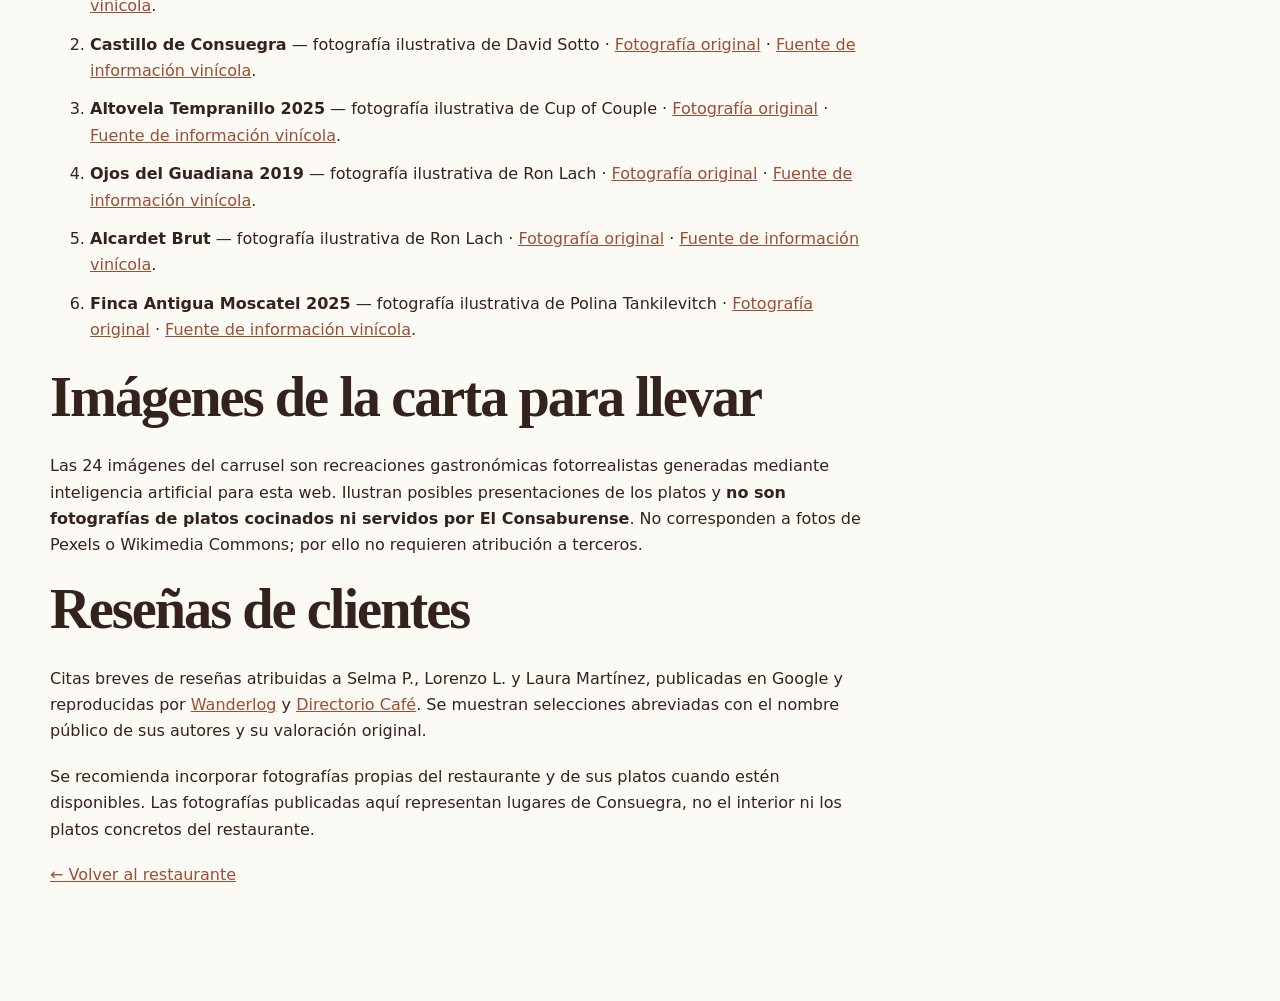
<file: creditos.html>
<!doctype html><html lang="es"><head><meta charset="utf-8"><meta name="viewport" content="width=device-width,initial-scale=1"><title>Créditos fotográficos · El Consaburense</title><link rel="stylesheet" href="styles.css"></head><body><header class="header"><div class="wrap nav-wrap"><a href="index.html" class="brand"><span class="brand-type"><strong>EL CONSABURENSE</strong><small>TRADICIÓN Y SABOR</small></span></a><a class="btn btn-primary" href="index.html">Volver al inicio</a></div></header><main class="simple-page"><div class="wrap"><article><span class="eyebrow">RESPETO POR LOS AUTORES</span><h1>Créditos fotográficos</h1><p>Fotografías reales de Consuegra procedentes de Wikimedia Commons. Algunas se optimizan en formato WebP para mejorar la carga; el diseño web muestra recortes adaptativos mediante <code>object-fit: cover</code>. Se indica el autor y la licencia de las fotografías originales.</p><ol><li><strong>«Windmills and castle of Consuegra (7079301421).jpg»</strong>, por Michal Osmenda. <a href="https://commons.wikimedia.org/wiki/File:Windmills_and_castle_of_Consuegra_(7079301421).jpg" target="_blank" rel="noopener noreferrer">Archivo original</a> · <a href="https://creativecommons.org/licenses/by/2.0/" target="_blank" rel="noopener noreferrer">CC BY 2.0</a>.</li><li><strong>«Molinos de Consuegra, Consuegra.jpg»</strong>, por Albertocsc. <a href="https://commons.wikimedia.org/wiki/File:Molinos_de_Consuegra,_Consuegra.jpg" target="_blank" rel="noopener noreferrer">Archivo original</a> · <a href="https://creativecommons.org/licenses/by-sa/4.0/" target="_blank" rel="noopener noreferrer">CC BY-SA 4.0</a>.</li><li><strong>«Consuegra windmills (16937869640).jpg»</strong> (alternativa panorámica de molinos y castillo), por Ken Yamaguchi. <a href="https://commons.wikimedia.org/wiki/File:Consuegra_windmills_(16937869640).jpg" target="_blank" rel="noopener noreferrer">Archivo original</a> · <a href="https://creativecommons.org/licenses/by-sa/2.0/" target="_blank" rel="noopener noreferrer">CC BY-SA 2.0</a>. Disponible en <a href="https://www.flickr.com/photos/k14/16937869640/" target="_blank" rel="noopener noreferrer">Flickr</a>; se utiliza si falla la descarga del panorama de Michal Osmenda.</li><li><strong>«Castillo de Consuegra.jpg»</strong>, por Pavlemadrid commons. <a href="https://commons.wikimedia.org/wiki/File:Castillo_de_Consuegra.jpg" target="_blank" rel="noopener noreferrer">Archivo original</a> · <a href="https://creativecommons.org/licenses/by/2.5/" target="_blank" rel="noopener noreferrer">CC BY 2.5</a>.</li><li><strong>«(Castillo de la Muela) Consuegra.jpg»</strong> (alternativa fotográfica del castillo), por Kent Wang. <a href="https://commons.wikimedia.org/wiki/File:(Castillo_de_la_Muela)_Consuegra.jpg" target="_blank" rel="noopener noreferrer">Archivo original</a> · <a href="https://creativecommons.org/licenses/by-sa/2.0/" target="_blank" rel="noopener noreferrer">CC BY-SA 2.0</a>. Se usa como alternativa a la imagen principal del castillo si no puede descargarse de Wikimedia Commons.</li><li><strong>«Consuegra (Toledo) (18329674468).jpg»</strong> (Iglesia de San Juan Bautista), por manuel m. v. <a href="https://commons.wikimedia.org/wiki/File:Consuegra_(Toledo)_(18329674468).jpg" target="_blank" rel="noopener noreferrer">Archivo original</a> · <a href="https://creativecommons.org/licenses/by/2.0/" target="_blank" rel="noopener noreferrer">CC BY 2.0</a>. Fotografía disponible también en Flickr con la misma licencia; se utiliza una versión optimizada para la web.</li><li><strong>«Consuegra (13910010000).jpg»</strong> (Ayuntamiento y plaza de España), por manuel m. v. <a href="https://commons.wikimedia.org/wiki/File:Consuegra_(13910010000).jpg" target="_blank" rel="noopener noreferrer">Archivo original</a> · <a href="https://creativecommons.org/licenses/by/2.0/" target="_blank" rel="noopener noreferrer">CC BY 2.0</a>.</li></ol><h2>Fotografía gastronómica ilustrativa</h2><p>Las imágenes del carrusel representan recetas que figuran en nuestra carta, pero no son fotografías de elaboraciones reales del restaurante. Fuente: Pexels, con autorización para uso web según su <a href="https://www.pexels.com/license/" target="_blank" rel="noopener noreferrer">licencia</a>. Fotografías recortadas y optimizadas para la web.</p><ol><li><strong>Croquetas y tapas</strong>: Vincent Rivaud · <a href="https://www.pexels.com/photo/delicious-spanish-tapas-spread-on-marble-table-33389174/" target="_blank" rel="noopener noreferrer">Fotografía original</a>.</li><li><strong>Patatas bravas</strong>: Nano Erdozain · <a href="https://www.pexels.com/photo/close-up-of-spicy-patatas-bravas-dish-28490816/" target="_blank" rel="noopener noreferrer">Fotografía original</a>.</li><li><strong>Ensaladilla rusa</strong>: Gonzalo Mendiola · <a href="https://www.pexels.com/photo/spanish-ensaladilla-rusa-20887639/" target="_blank" rel="noopener noreferrer">Fotografía original</a>.</li><li><strong>Pincho de tortilla</strong>: Ana Lourenco · <a href="https://www.pexels.com/photo/tapa-de-tortilla-21327969/" target="_blank" rel="noopener noreferrer">Fotografía original</a>.</li><li><strong>Calamares a la romana</strong>: Philippe Alamazani · <a href="https://www.pexels.com/photo/tasty-fried-calamari-on-plate-27565825/" target="_blank" rel="noopener noreferrer">Fotografía original</a>.</li><li><strong>Hamburguesa de ternera</strong>: Xhemi Photo · <a href="https://www.pexels.com/photo/hamburger-on-plate-15146199/" target="_blank" rel="noopener noreferrer">Fotografía original</a>.</li></ol><h2>Vinos y fotografías ilustrativas</h2><p>La sección de vinos reúne marcas locales y referencias premiadas para documentar la tradición vitivinícola de la zona; no garantiza disponibilidad en el restaurante. Las fotografías de ambiente no muestran necesariamente botellas originales ni viñedos del municipio. Todas proceden de <a href="https://www.pexels.com/license/" target="_blank" rel="noopener noreferrer">Pexels</a> y se recortan y optimizan para presentación web.</p><ol><li><strong>Calderico</strong> — fotografía ilustrativa de Cup of Couple · <a href="https://www.pexels.com/photo/a-bottle-and-a-glass-of-wine-on-a-wooden-bench-8473209/" target="_blank" rel="noopener noreferrer">Fotografía original</a> · <a href="https://www.consuegra.es/es/experiencias/actividades/vinicola-castillo-de-consuegra" target="_blank" rel="noopener noreferrer">Fuente de información vinícola</a>.</li><li><strong>Castillo de Consuegra</strong> — fotografía ilustrativa de David Sotto · <a href="https://www.pexels.com/photo/a-vineyard-at-sunset-with-a-view-of-the-countryside-28304430/" target="_blank" rel="noopener noreferrer">Fotografía original</a> · <a href="https://www.consuegra.es/es/experiencias/actividades/vinicola-castillo-de-consuegra" target="_blank" rel="noopener noreferrer">Fuente de información vinícola</a>.</li><li><strong>Altovela Tempranillo 2025</strong> — fotografía ilustrativa de Cup of Couple · <a href="https://www.pexels.com/photo/wine-glasses-on-wooden-table-8473221/" target="_blank" rel="noopener noreferrer">Fotografía original</a> · <a href="https://lamanchawines.com/concurso-premios-a-la-calidad-de-los-vinos-2026/vinos-tintos-varietales-2025/" target="_blank" rel="noopener noreferrer">Fuente de información vinícola</a>.</li><li><strong>Ojos del Guadiana 2019</strong> — fotografía ilustrativa de Ron Lach · <a href="https://www.pexels.com/photo/close-up-shot-of-two-wine-glasses-and-bottle-of-wine-on-a-table-8088400/" target="_blank" rel="noopener noreferrer">Fotografía original</a> · <a href="https://lamanchawines.com/concurso-premios-a-la-calidad-de-los-vinos-2026/vinos-tintos-gran-reserva-2025/" target="_blank" rel="noopener noreferrer">Fuente de información vinícola</a>.</li><li><strong>Alcardet Brut</strong> — fotografía ilustrativa de Ron Lach · <a href="https://www.pexels.com/photo/close-up-view-of-white-wine-in-glass-10508457/" target="_blank" rel="noopener noreferrer">Fotografía original</a> · <a href="https://lamanchawines.com/concurso-premios-a-la-calidad-de-los-vinos-2025/vino-blanco-espumoso-2024/" target="_blank" rel="noopener noreferrer">Fuente de información vinícola</a>.</li><li><strong>Finca Antigua Moscatel 2025</strong> — fotografía ilustrativa de Polina Tankilevitch · <a href="https://www.pexels.com/photo/clear-wine-glasses-on-brown-wooden-table-4110399/" target="_blank" rel="noopener noreferrer">Fotografía original</a> · <a href="https://lamanchawines.com/concurso-premios-a-la-calidad-de-los-vinos-2026/vinos-blancos-dulces-o-semidulces-2025/" target="_blank" rel="noopener noreferrer">Fuente de información vinícola</a>.</li></ol><h2>Imágenes de la carta para llevar</h2><p>Las 24 imágenes del carrusel son recreaciones gastronómicas fotorrealistas generadas mediante inteligencia artificial para esta web. Ilustran posibles presentaciones de los platos y <strong>no son fotografías de platos cocinados ni servidos por El Consaburense</strong>. No corresponden a fotos de Pexels o Wikimedia Commons; por ello no requieren atribución a terceros.</p><h2>Reseñas de clientes</h2><p>Citas breves de reseñas atribuidas a Selma P., Lorenzo L. y Laura Martínez, publicadas en Google y reproducidas por <a href="https://wanderlog.com/place/details/11243275/el-consaburense" target="_blank" rel="noopener noreferrer">Wanderlog</a> y <a href="https://elmontescafe.es/el-consaburense/" target="_blank" rel="noopener noreferrer">Directorio Café</a>. Se muestran selecciones abreviadas con el nombre público de sus autores y su valoración original.</p><p>Se recomienda incorporar fotografías propias del restaurante y de sus platos cuando estén disponibles. Las fotografías publicadas aquí representan lugares de Consuegra, no el interior ni los platos concretos del restaurante.</p><p><a href="index.html">← Volver al restaurante</a></p></article></div></main></body></html>
</file>
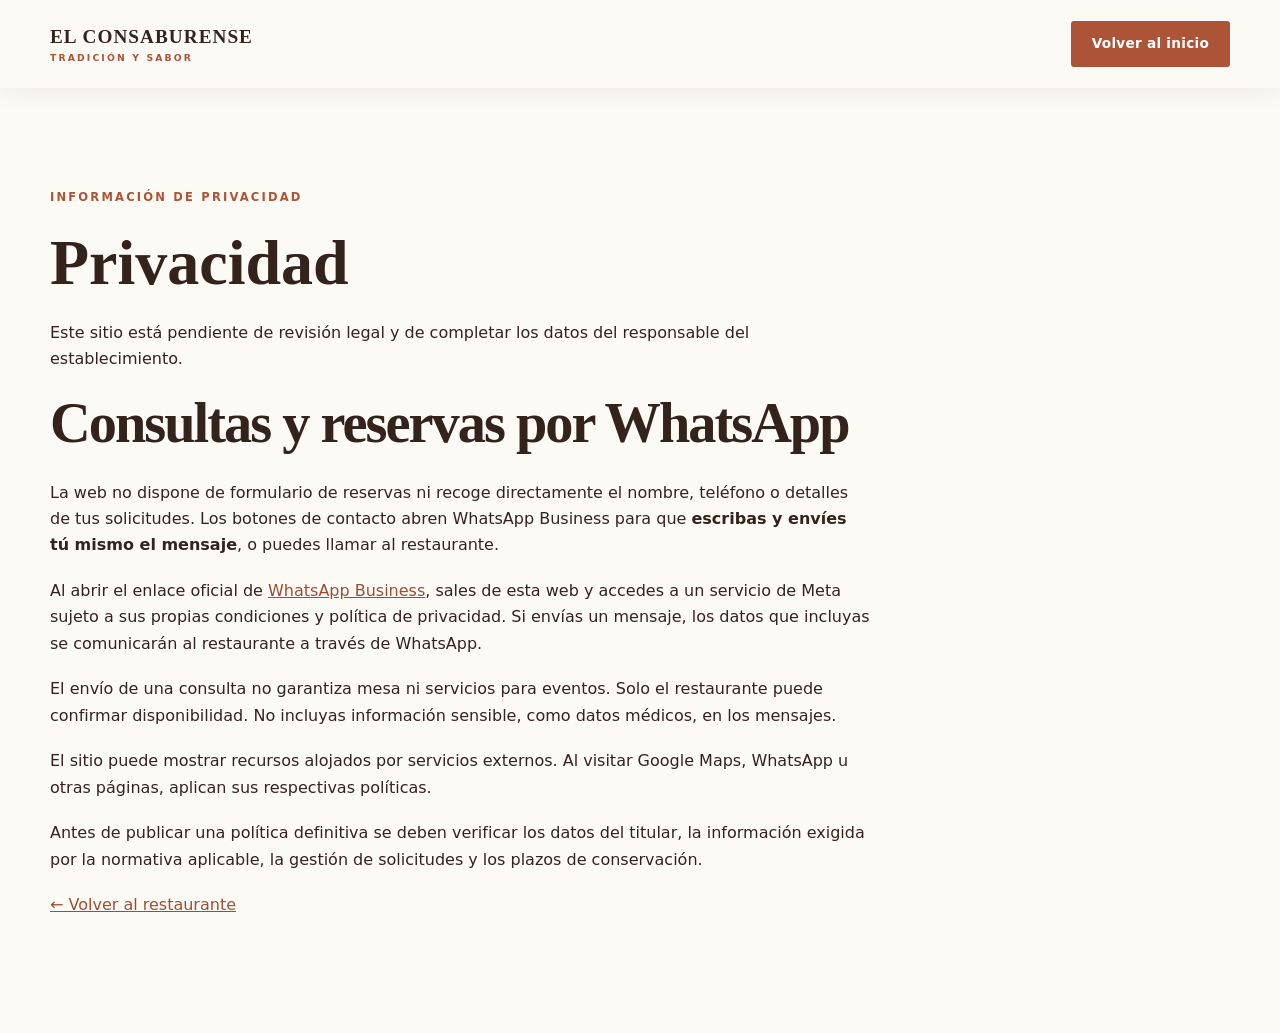
<file: privacidad.html>
<!doctype html>
<html lang="es"><head><meta charset="utf-8"><meta name="viewport" content="width=device-width,initial-scale=1"><meta name="robots" content="noindex"><title>Información de privacidad · El Consaburense</title><link rel="stylesheet" href="styles.css?v=20261106-directo-wa"></head>
<body><header class="header"><div class="wrap nav-wrap"><a href="index.html" class="brand"><span class="brand-type"><strong>EL CONSABURENSE</strong><small>TRADICIÓN Y SABOR</small></span></a><a class="btn btn-primary" href="index.html">Volver al inicio</a></div></header>
<main class="simple-page"><div class="wrap"><article>
<span class="eyebrow">INFORMACIÓN DE PRIVACIDAD</span><h1>Privacidad</h1>
<p>Este sitio está pendiente de revisión legal y de completar los datos del responsable del establecimiento.</p>
<h2>Consultas y reservas por WhatsApp</h2>
<p>La web no dispone de formulario de reservas ni recoge directamente el nombre, teléfono o detalles de tus solicitudes. Los botones de contacto abren WhatsApp Business para que <strong>escribas y envíes tú mismo el mensaje</strong>, o puedes llamar al restaurante.</p>
<p>Al abrir el enlace oficial de <a href="https://wa.me/message/ACIXEAMQWNWME1" target="_blank" rel="noopener noreferrer">WhatsApp Business</a>, sales de esta web y accedes a un servicio de Meta sujeto a sus propias condiciones y política de privacidad. Si envías un mensaje, los datos que incluyas se comunicarán al restaurante a través de WhatsApp.</p>
<p>El envío de una consulta no garantiza mesa ni servicios para eventos. Solo el restaurante puede confirmar disponibilidad. No incluyas información sensible, como datos médicos, en los mensajes.</p>
<p>El sitio puede mostrar recursos alojados por servicios externos. Al visitar Google Maps, WhatsApp u otras páginas, aplican sus respectivas políticas.</p>
<p>Antes de publicar una política definitiva se deben verificar los datos del titular, la información exigida por la normativa aplicable, la gestión de solicitudes y los plazos de conservación.</p>
<p><a href="index.html">← Volver al restaurante</a></p>
</article></div></main></body></html>
</file>
<file: styles.css>
:root{--ink:#34231c;--ink-2:#5e4b40;--cream:#fcfaf5;--paper:#f5efe6;--sand:#e7d8c4;--gold:#d7a660;--terracotta:#ad5438;--dark:#2d201a;--line:rgba(65,43,31,.14);--serif:Georgia,'Times New Roman',serif;--sans:Inter,ui-sans-serif,system-ui,-apple-system,'Segoe UI',sans-serif}*{box-sizing:border-box}html{scroll-behavior:smooth;scroll-padding-top:90px}body{margin:0;background:var(--cream);color:var(--ink);font:400 16px/1.65 var(--sans);-webkit-font-smoothing:antialiased}a{color:inherit;text-decoration:none}button,input,select,textarea{font:inherit}button{cursor:pointer}img{max-width:100%;display:block}p{margin:0 0 1.2rem}.wrap{width:min(1180px,calc(100% - 42px));margin-inline:auto}.skip{position:absolute;top:-100px;left:15px;background:white;z-index:99;padding:10px 14px}.skip:focus{top:15px}a:focus-visible,button:focus-visible,input:focus-visible,select:focus-visible,textarea:focus-visible{outline:3px solid #e69b40;outline-offset:3px}.topbar{background:var(--dark);color:#e9d6c4;font-size:.74rem;letter-spacing:.035em}.topbar-inner{min-height:36px;display:flex;justify-content:space-between;align-items:center;gap:12px}.topbar a{color:#f4d9a2;font-weight:650}.header{position:sticky;top:0;z-index:30;background:rgba(252,250,245,.95);backdrop-filter:blur(14px);box-shadow:0 2px 22px rgba(45,32,26,.08)}.nav-wrap{min-height:88px;display:flex;align-items:center;justify-content:space-between;gap:15px}.brand{display:inline-flex;gap:12px;align-items:center;min-width:0}.brand-mark{width:52px;height:52px;border:1.5px solid #c99450;border-radius:50%;display:grid;place-items:center;color:#8d6439;background:#f4e9d8;flex-shrink:0}.brand-mark svg{width:40px;height:40px}.brand-type{display:flex;flex-direction:column;line-height:1.2}.brand-type strong{font:700 clamp(.97rem,1.5vw,1.2rem)/1.25 var(--serif);letter-spacing:.055em;white-space:nowrap}.brand-type small{font-size:.58rem;font-weight:800;letter-spacing:.23em;color:var(--terracotta);margin-top:3px}.nav{display:flex;align-items:center;gap:clamp(13px,2vw,27px)}.nav>a:not(.btn){font-size:.83rem;font-weight:640;transition:color .2s}.nav>a:not(.btn):hover{color:var(--terracotta)}.btn{border:1px solid transparent;border-radius:3px;display:inline-flex;justify-content:center;align-items:center;gap:14px;padding:13px 20px;text-align:center;line-height:1.3;font-size:.85rem;font-weight:780;letter-spacing:.02em;transition:transform .2s,background-color .2s,border-color .2s,box-shadow .2s}.btn:hover{transform:translateY(-2px)}.btn-primary{background:var(--terracotta);color:white}.btn-primary:hover{background:#8e3e29;box-shadow:0 12px 22px #7a352426}.btn-gold{background:var(--gold);color:var(--ink)}.btn-gold:hover{background:#e6b87a}.btn-ghost{color:white;border-color:#ffffff76;background:#ffffff0d}.btn-ghost:hover{background:#ffffff24}.btn-outline{border-color:#ad5438;color:var(--terracotta);background:transparent}.nav-toggle{display:none;border:0;background:none;width:42px;height:42px;align-items:center;justify-content:center;flex-direction:column;gap:5px}.nav-toggle span{display:block;width:23px;height:2px;background:var(--ink)}.hero{min-height:670px;height:calc(100svh - 124px);max-height:940px;position:relative;color:white;overflow:hidden;display:flex;align-items:center}.hero-photo,.hero-shade{position:absolute;inset:0;width:100%;height:100%}.hero-photo{object-fit:cover;object-position:center 52%}.hero-shade{background:linear-gradient(90deg,rgba(26,18,14,.90),rgba(33,22,17,.60) 56%,rgba(33,22,17,.18)),linear-gradient(0deg,rgba(22,16,13,.65),transparent 45%)}.hero-inner{position:relative;padding:88px 0 78px}.eyebrow{font-size:.72rem;font-weight:800;letter-spacing:.19em;color:var(--terracotta);display:inline-block;margin-bottom:19px}.eyebrow.light{color:#f4c98a}.dot{width:6px;height:6px;display:inline-block;background:#e3aa62;border-radius:50%;margin-right:6px;vertical-align:2px}.hero h1{font:700 clamp(3.3rem,7.5vw,6.5rem)/1.03 var(--serif);letter-spacing:-.04em;max-width:970px;margin:0 0 28px}.hero h1 em{color:#f4c78d;font-weight:400}.hero-description{max-width:555px;color:#f7efe2;font-size:clamp(.98rem,1.6vw,1.16rem);line-height:1.8}.hero-actions{display:flex;gap:14px;flex-wrap:wrap;margin-top:35px}.hero-caption{margin-top:74px;font-size:.65rem;letter-spacing:.26em;color:#f5e0be;font-weight:700}.hero-scroll{position:absolute;right:5%;bottom:34px;color:#f7e6cf;font-size:2rem;animation:bob 2.4s infinite}@keyframes bob{50%{transform:translateY(8px)}}.feature-strip{background:#efe5d6;border-bottom:1px solid #dccbb5}.feature-grid{display:grid;grid-template-columns:repeat(3,1fr)}.feature-grid>div{padding:22px 25px;display:flex;align-items:center;gap:17px;border-right:1px solid #d9c4a9}.feature-grid>div:first-child{border-left:1px solid #d9c4a9}.feature-icon{font-size:1.6rem;color:var(--terracotta)}.feature-grid strong,.feature-grid small{display:block}.feature-grid strong{font:700 .98rem var(--serif)}.feature-grid small{font-size:.77rem;color:#705d4e}.section{padding:110px 0;position:relative}.intro{background:var(--cream)}.intro-grid{display:grid;grid-template-columns:1fr .9fr;gap:8%;align-items:center}.intro-visual{position:relative;padding:0 45px 42px 0}.intro-image{margin:0;aspect-ratio:4/4.1;overflow:hidden;border-radius:2px;box-shadow:20px 20px 0 #eee0cb}.intro-image img{width:100%;height:100%;object-fit:cover}.intro-image figcaption{position:absolute;bottom:17px;left:10px;background:var(--dark);color:#f5e9d7;padding:12px 18px;font:italic 1rem var(--serif)}.seal{position:absolute;right:-9px;top:11%;border:3px double #ad7b42;background:#faf0e0;border-radius:50%;width:130px;height:130px;display:flex;align-items:center;justify-content:center;flex-direction:column;transform:rotate(12deg);box-shadow:0 5px 20px #0002}.seal strong,.seal small{font-size:.6rem;letter-spacing:.11em}.seal span{font-size:2.3rem;color:var(--terracotta);line-height:1.3}h2{font:700 clamp(2.5rem,4.4vw,4.1rem)/1.13 var(--serif);letter-spacing:-.035em;margin:0 0 24px}h2 em{font-weight:400;color:var(--terracotta)}.intro-copy p{color:var(--ink-2);max-width:560px}.gold-line{width:70px;height:3px;background:var(--gold);margin:4px 0 30px}.text-link{font-size:.88rem;font-weight:800;color:var(--terracotta);border-bottom:1px solid currentColor;padding-bottom:4px;display:inline-flex;gap:13px;margin-top:13px}.menu-section{background:var(--paper);background-image:radial-gradient(#bba58a 0.55px,transparent 0.55px);background-size:27px 27px}.section-heading{max-width:690px;margin-bottom:48px}.section-heading.centered{text-align:center;margin-inline:auto}.section-heading p{color:var(--ink-2)}.menu-tabs{display:flex;flex-wrap:wrap;gap:10px;justify-content:center;margin-bottom:36px}.tab{border:1px solid #e2cdb4;background:#fffaf3;color:#584333;border-radius:40px;padding:11px 21px;font-size:.85rem;font-weight:700;transition:all .2s}.tab:hover{border-color:#b57e45}.tab.is-active{background:var(--dark);color:#fff;border-color:var(--dark)}.menu-grid{display:grid;grid-template-columns:repeat(2,minmax(0,1fr));gap:15px}.menu-item{background:#fffdfa;border:1px solid #e7d9c9;box-shadow:0 4px 10px #34231c05;padding:25px;border-radius:5px;transition:box-shadow .2s,transform .2s}.menu-item:hover{transform:translateY(-2px);box-shadow:0 9px 22px #34231c16}.menu-item-top{display:flex;align-items:flex-start;justify-content:space-between;gap:18px;margin-bottom:10px}.menu-item h3{font:700 1.21rem/1.32 var(--serif);margin:0}.price{color:#a45135;font-size:.85rem;font-weight:800;white-space:nowrap}.menu-item p{color:#76665a;font-size:.82rem;margin:0}.menu-note{font-size:.76rem;color:#705c4b;margin:27px auto 0;text-align:center;max-width:700px}.events-section{background:var(--dark);color:#fff;overflow:hidden}.events-section::after{content:'';position:absolute;inset:0;opacity:.06;pointer-events:none;background-image:radial-gradient(#fff 1px,transparent 1px);background-size:18px 18px}.events-section .wrap{position:relative;z-index:1}.events-section .section-heading{max-width:820px}.events-section h2 em{color:#e5bc84}.events-section .section-heading p{color:#cfbeaf;max-width:670px}.events-grid{display:grid;grid-template-columns:repeat(3,1fr);gap:18px;margin:42px 0 35px}.event-card{border:1px solid #755847;background:#3a2a22;padding:37px 30px 40px;min-height:230px}.event-card span{font-size:.66rem;letter-spacing:.16em;color:#e3b67d;font-weight:800}.event-card h3{font:700 1.67rem/1.23 var(--serif);margin:25px 0 13px}.event-card p{color:#d7c7b9;font-size:.85rem;margin:0}.town-section{background:var(--cream)}.town-grid{display:grid;grid-template-columns:repeat(3,minmax(0,1fr));gap:16px}.town-card-large{grid-column:1/-1;height:370px}.town-card{height:460px;position:relative;overflow:hidden;margin:0;background:#69503f}.town-card img{height:100%;width:100%;object-fit:cover;transition:transform .5s}.town-card:hover img{transform:scale(1.04)}.town-card::after{position:absolute;inset:0;content:'';background:linear-gradient(transparent 42%,#1e1612e8)}.town-card figcaption{position:absolute;z-index:1;bottom:0;padding:28px;color:#fff}.town-card figcaption span{font-size:.63rem;font-weight:800;letter-spacing:.16em;color:#ecc48d}.town-card figcaption strong{font:700 1.6rem var(--serif);display:block;margin-top:5px}.town-card figcaption p{font-size:.78rem;margin:3px 0 0;color:#f7e9d6}.photo-notice{font-size:.75rem;text-align:center;color:#76655c;margin:24px 0 0}.photo-notice a{color:#a45135;text-decoration:underline}.bookings-section{background:var(--paper)}.booking-grid{display:grid;grid-template-columns:.87fr 1.15fr;gap:9%;align-items:start}.booking-copy p{color:var(--ink-2)}.booking-warning{background:#f1e3ce;border-left:3px solid #b17b3c;padding:18px 20px;margin:28px 0;color:#574432;font-size:.85rem}.booking-panel{background:white;padding:35px;box-shadow:0 20px 50px #34231c12;border:1px solid #e5d5c2}.field-grid{display:grid;grid-template-columns:1fr 1fr;gap:15px}label{display:block;font-size:.77rem;font-weight:760;letter-spacing:.01em}input,textarea,select{display:block;width:100%;background:#faf6ee;border:1px solid #deceba;border-radius:3px;padding:12px 13px;margin-top:6px;color:var(--ink);outline-offset:1px}textarea{resize:vertical}.booking-panel form>label{margin-top:15px}.form-button{width:100%;margin-top:20px}.booking-result{margin-top:24px;background:#f9f0e3;border:1px solid #dfbc89;padding:18px}.booking-result p{font-size:.8rem;color:#654c3b}.booking-result textarea{font-size:.78rem}.copy-status{font-size:.78rem;margin:10px 0 0}.location-section{background:var(--cream)}.location-grid{display:grid;grid-template-columns:.87fr 1.13fr;gap:8%;align-items:center}.location-grid>div:first-child>p{color:var(--ink-2)}.address{display:flex;gap:15px;align-items:flex-start;margin:30px 0 20px}.address>span{font-size:2.1rem;color:var(--terracotta)}.address strong{font:700 1.17rem var(--serif)}.address p{font-size:.86rem;color:#6f5b4a;margin:4px 0}.location-note{font-size:.8rem!important;margin-bottom:24px}.location-visual{position:relative;min-height:400px;height:470px}.location-visual img{height:100%;width:100%;object-fit:cover}.location-badge{position:absolute;bottom:-20px;left:-20px;background:#34231c;color:#f8e7cd;font:700 1.4rem/1.4 var(--serif);padding:24px 27px}.location-badge small{display:block;font:700 .6rem/1.6 var(--sans);letter-spacing:.15em;margin-top:8px}.footer{background:#241b17;color:#f4e8d9;padding:58px 0 25px}.footer-main{display:flex;justify-content:space-between;gap:30px;align-items:start;padding-bottom:40px}.footer-name{font:700 1.7rem var(--serif);letter-spacing:.07em}.footer-main p{font-size:.83rem;color:#b9a79a;margin:11px 0 0}.footer-main nav{display:flex;gap:25px;flex-wrap:wrap;font-size:.81rem;font-weight:650}.footer-main nav a:hover,.footer-bottom a:hover{color:#e5bc84}.footer-bottom{border-top:1px solid #57483d;display:flex;justify-content:space-between;flex-wrap:wrap;gap:10px;padding-top:22px;color:#bba99b;font-size:.72rem}.simple-page{min-height:65vh;padding:95px 0;background:var(--cream)}.simple-page article{max-width:820px}.simple-page h1{font:700 clamp(2.6rem,6vw,4rem) var(--serif);margin:0 0 20px}.simple-page li{padding:6px 0}.simple-page a{text-decoration:underline;color:#9c4e33}@media(max-width:1020px){.nav{gap:14px}.nav>a:not(.btn){font-size:.77rem}.nav-cta{padding:11px 13px}.town-grid{grid-template-columns:1fr 1fr}.town-card-large{grid-column:1/-1;height:340px}.town-card{height:370px}.intro-grid,.booking-grid,.location-grid{gap:5%}.intro-visual{padding-right:22px}}@media(max-width:790px){.topbar-inner{font-size:.66rem}.nav-toggle{display:flex}.nav{position:absolute;top:100%;left:0;right:0;display:none;flex-direction:column;align-items:stretch;gap:0;padding:8px 22px 23px;background:var(--cream);box-shadow:0 18px 20px #0002}.nav.is-open{display:flex}.nav a:not(.btn){padding:13px 5px;border-bottom:1px solid #e6dccc;font-size:.95rem}.nav-cta{margin-top:14px}.hero{height:auto;min-height:710px}.hero-inner{padding:95px 0 55px}.hero-caption{margin-top:95px}.feature-grid>div{padding:17px 12px}.feature-grid{gap:0}.feature-icon{font-size:1.15rem}.feature-grid strong{font-size:.83rem}.feature-grid small{font-size:.68rem}.section{padding:80px 0}.intro-grid,.booking-grid,.location-grid{grid-template-columns:1fr;gap:52px}.intro-visual{max-width:500px}.intro-image{aspect-ratio:4/3.2}.events-grid{grid-template-columns:1fr}.event-card{min-height:unset}.location-visual{height:380px}.town-grid{grid-template-columns:1fr 1fr}}@media(max-width:550px){.wrap{width:min(100% - 34px,1180px)}.topbar-inner{min-height:39px}.topbar-inner>span{font-size:.59rem}.topbar a{font-size:.66rem;white-space:nowrap}.brand-mark{height:45px;width:45px}.brand-type strong{font-size:.92rem}.brand-type small{font-size:.49rem}.nav-wrap{min-height:73px}.hero{min-height:685px}.hero-photo{object-position:59% center}.hero-shade{background:linear-gradient(90deg,#241711d9,#241711b5)}.hero h1{font-size:clamp(3.12rem,13.6vw,4.5rem)}.hero-description{font-size:1rem}.hero-actions{flex-direction:column;align-items:stretch;max-width:320px}.hero-caption{margin-top:57px}.hero-scroll{display:none}.feature-grid{grid-template-columns:1fr}.feature-grid>div,.feature-grid>div:first-child{border-left:0;border-right:0;border-bottom:1px solid #d9c4a9;padding:11px 5px}.feature-grid small{font-size:.75rem}.feature-grid strong{font-size:.96rem}.feature-icon{width:30px;text-align:center}.intro-visual{padding-right:15px}.intro-image{box-shadow:12px 12px 0 #eee0cb}.intro-image figcaption{font-size:.8rem;left:0;bottom:16px}.seal{width:89px;height:89px;right:-10px}.seal strong,.seal small{font-size:.46rem}.seal span{font-size:1.65rem}.menu-grid,.field-grid,.town-grid{grid-template-columns:1fr}.town-card-large{grid-column:auto;height:380px}.town-card{height:350px}.menu-tabs{justify-content:flex-start}.tab{padding:10px 14px;font-size:.78rem}.menu-item{padding:21px}.menu-item-top{display:block}.price{display:block;margin-top:6px}.booking-panel{padding:23px}.location-badge{left:0;bottom:0}.footer-main{flex-direction:column}.footer-main nav{gap:16px}.footer-bottom{flex-direction:column}.section{padding:70px 0}h2{font-size:2.5rem}}@media(prefers-reduced-motion:reduce){html{scroll-behavior:auto}*,*::before,*::after{animation-duration:.01ms!important;transition-duration:.01ms!important}}
/* Identidad audiovisual de El Consaburense */
.brand-logo{width:100%;height:100%;object-fit:contain;border-radius:50%}.brand-mark svg{display:none}.hero-video{object-fit:cover;object-position:center center;background:#302018}.hero-video-logo{position:absolute;z-index:2;top:34px;right:5%;width:clamp(85px,13vw,160px);filter:drop-shadow(0 10px 22px #0008);pointer-events:none}.hero-video-logo img{width:100%;height:auto;border-radius:50%}.hero-shade{pointer-events:none}.food-gallery{display:grid;grid-template-columns:repeat(3,minmax(0,1fr));gap:16px;margin:0 0 34px}.food-gallery figure{margin:0;position:relative;height:230px;background:#ddcbb5;border-radius:5px;overflow:hidden}.food-gallery img{width:100%;height:100%;object-fit:cover;transition:transform .5s}.food-gallery figure:hover img{transform:scale(1.04)}.food-gallery figcaption{position:absolute;bottom:0;left:0;right:0;background:linear-gradient(transparent,#211813dd);color:#fff;padding:34px 18px 13px;font:700 1.13rem Georgia,serif}.food-gallery small{display:block;font:500 .68rem system-ui,sans-serif;color:#edd9c0;margin-top:4px}@media(max-width:790px){.hero-video-logo{top:18px;right:18px;width:85px}.food-gallery{grid-template-columns:1fr 1fr}.food-gallery figure:last-child{grid-column:1/-1}}@media(max-width:550px){.food-gallery{grid-template-columns:1fr}.food-gallery figure:last-child{grid-column:auto}.food-gallery figure{height:210px}.hero-video-logo{width:70px;top:15px;right:15px}}@media(prefers-reduced-motion:reduce){.hero-video{display:none}.hero{background:#3b2c20 url('https://upload.wikimedia.org/wikipedia/commons/e/e0/Windmills_and_castle_of_Consuegra_(7079301421).jpg') center/cover no-repeat}}


/* Galería editorial de platos: deslizamiento táctil, botones y acceso por teclado */
.food-showcase{margin:0 0 36px}
.food-showcase-heading{display:flex;align-items:end;justify-content:space-between;gap:18px;margin-bottom:22px}
.food-showcase-heading .eyebrow{margin:0 0 9px;color:#9f6f44;font-size:.65rem}
.food-showcase-heading h3{font:700 clamp(1.6rem,2.9vw,2.55rem)/1.2 var(--serif);letter-spacing:-.03em;margin:0}
.food-showcase-heading h3 em{font-weight:400;color:var(--terracotta)}
.food-controls{display:flex;align-items:center;gap:12px;flex-shrink:0}
.food-arrow{border:1px solid #d3b897;border-radius:50%;width:43px;height:43px;display:grid;place-items:center;background:#fffaf4;color:#72462e;font-size:1.3rem;transition:background .2s,transform .2s}
.food-arrow:hover:not(:disabled){background:#34231c;color:white;transform:translateY(-2px)}
.food-arrow:disabled{opacity:.36;cursor:default}
.food-count{font-size:.66rem;letter-spacing:.1em;font-weight:800;color:#846b5c;white-space:nowrap}
.food-track{display:grid;grid-auto-flow:column;grid-auto-columns:calc((100% - 38px)/3);gap:19px;overflow-x:auto;overscroll-behavior-x:contain;scroll-snap-type:x mandatory;scroll-padding-inline:3px;scrollbar-width:none;touch-action:pan-x pan-y;padding:3px 2px 10px;position:relative}
.food-track::-webkit-scrollbar{display:none}
.food-card{scroll-snap-align:start;position:relative;height:355px;border-radius:8px;overflow:hidden;margin:0;background:#4b3224;box-shadow:0 4px 18px #44342417;isolation:isolate}
.food-card img{width:100%;height:100%;object-fit:cover;transition:transform .6s cubic-bezier(.2,.6,.2,1)}
.food-card:hover img{transform:scale(1.055)}
.food-card:after{content:"";position:absolute;inset:0;background:linear-gradient(to top,rgba(25,15,11,.93),rgba(27,19,15,.34) 42%,transparent 73%);pointer-events:none}
.food-card figcaption{position:absolute;left:0;right:0;bottom:0;padding:26px 23px 23px;display:grid;gap:6px;color:#fff;z-index:1}
.food-category{color:#f7c78d;font-size:.64rem;font-weight:800;letter-spacing:.16em}
.food-card figcaption strong{font:700 clamp(1.25rem,2vw,1.75rem)/1.2 var(--serif);text-wrap:balance}
.food-card figcaption small{font-size:.74rem;color:#f2e3d5}
.food-disclaimer{font-size:.72rem;color:#826a59;margin:14px 2px 0}
.food-disclaimer a,.reviews-note a{color:#994a32;text-decoration:underline;text-underline-offset:3px}
.food-image-error{opacity:0}
@media(max-width:1000px){.food-track{grid-auto-columns:calc((100% - 20px)/2)}.food-card{height:360px}}
@media(max-width:600px){.food-track{grid-auto-columns:84%;gap:13px}.food-card{height:350px}.food-showcase-heading{align-items:end}.food-showcase-heading h3{font-size:1.64rem}.food-controls{gap:8px}.food-arrow{width:35px;height:35px}.food-count{display:none}}
/* Testimonios verificados con referencia pública */
.reviews-section{background:#fffaf2;border-top:1px solid #e7d8c4;border-bottom:1px solid #e7d8c4}
.reviews-top{display:flex;align-items:end;justify-content:space-between;gap:30px;margin-bottom:36px}
.reviews-top h2{max-width:680px}.reviews-top p{color:#6e5c4d;max-width:670px}
.reviews-all{white-space:nowrap;margin-bottom:10px}
.reviews-grid{display:grid;grid-template-columns:repeat(3,minmax(0,1fr));gap:18px}
.review-card{padding:33px 30px 29px;border:1px solid #e8d8bf;border-radius:7px;background:#fff;box-shadow:0 9px 28px rgba(53,34,24,.04);display:flex;flex-direction:column;min-height:238px}
.review-stars{color:#b57e37;font-size:1.05rem;letter-spacing:.14em;margin-bottom:22px}
.review-card blockquote{font:italic 500 clamp(1.07rem,1.5vw,1.28rem)/1.55 var(--serif);margin:0 0 24px;color:#463026;flex:1}
.review-author{display:flex;flex-direction:column;gap:4px;border-top:1px solid #f0e6d7;padding-top:16px}
.review-author strong{font-size:.79rem}.review-author span{font-size:.69rem;color:#836d5b}
.reviews-note{font-size:.74rem;color:#867160;margin-top:22px;margin-bottom:0}
@media(max-width:900px){.reviews-grid{grid-template-columns:1fr 1fr}.review-card:last-child{grid-column:1/-1}.reviews-top{align-items:start;flex-direction:column;gap:5px}}
@media(max-width:600px){.reviews-grid{grid-template-columns:1fr}.review-card:last-child{grid-column:auto}.review-card{min-height:unset;padding:26px}.reviews-top{margin-bottom:24px}}

/* Guía enológica de Consuegra y Castilla-La Mancha */
.wine-section{background:#271c20;color:#f6ede1;padding-bottom:98px;position:relative;overflow:hidden}
.wine-section:before{content:"";position:absolute;inset:0;background:radial-gradient(circle at 95% 0%,rgba(153,78,73,.2),transparent 45%);pointer-events:none}
.wine-section .wrap{position:relative;z-index:1}
.wine-intro{display:grid;grid-template-columns:1.2fr .8fr;gap:8%;align-items:end;margin-bottom:22px}
.wine-intro .eyebrow{color:#d8ac74}
.wine-intro h2{color:#fff7ed;margin:15px 0 0;max-width:670px}
.wine-intro h2 em{color:#e0b583;font-weight:400}
.wine-intro>p{color:#e2ccc1;max-width:440px;line-height:1.8;margin:0 0 5px}
.wine-grape-accent{color:#cba97e;font-size:.7rem;letter-spacing:.22em;display:flex;gap:16px;align-items:center;margin:24px 0 30px}
.wine-grape-accent:before,.wine-grape-accent:after{content:"";height:1px;background:linear-gradient(90deg,#9b7461,transparent);flex:1}
.wine-grape-accent:before{max-width:60px}
.wine-grid{display:grid;grid-template-columns:repeat(3,minmax(0,1fr));gap:22px}
.wine-card{background:#fff9f0;border-radius:7px;overflow:hidden;display:flex;flex-direction:column;box-shadow:0 14px 28px #0804052c;transition:transform .3s,box-shadow .3s}
.wine-card:hover{transform:translateY(-4px);box-shadow:0 22px 34px #08040540}
.wine-image{height:237px;position:relative;background:#745348;overflow:hidden}
.wine-image img{width:100%;height:100%;object-fit:cover;filter:saturate(.83);transition:transform .7s}
.wine-card:hover .wine-image img{transform:scale(1.06)}
.wine-ribbon{position:absolute;bottom:15px;left:15px;background:#341c24e8;border:1px solid #cba97e55;color:#fce3bc;padding:9px 12px;font-size:.69rem;font-weight:700;letter-spacing:.08em}
.wine-card-body{padding:25px 23px 24px;color:#372a25;display:flex;flex-direction:column;flex:1}
.wine-origin{font-size:.69rem;font-weight:800;letter-spacing:.13em;color:#99563f;margin-bottom:11px}
.wine-card h3{font:700 clamp(1.23rem,1.9vw,1.55rem)/1.25 var(--serif);margin:0 0 12px;color:#352720}
.wine-card p{font-size:.81rem;line-height:1.7;color:#67554a;margin:0 0 25px;flex:1}
.wine-card-bottom{border-top:1px solid #eadccc;padding-top:15px;display:flex;flex-direction:column;align-items:start;gap:9px}
.wine-card-bottom>span{font-size:.71rem;color:#846e60}
.wine-card-bottom a{color:#924b39;font-size:.76rem;font-weight:700;text-decoration:underline;text-underline-offset:3px}
.wine-disclaimer{color:#d1b8b1;margin:24px 0 0;font-size:.73rem;line-height:1.8;max-width:1000px}
.wine-disclaimer strong{font-weight:700;color:#f6e7ce}
.wine-disclaimer a{color:#f0c99c;text-decoration:underline}
@media(max-width:1000px){.wine-intro{grid-template-columns:1fr;gap:18px}.wine-grid{grid-template-columns:repeat(2,minmax(0,1fr))}}
@media(max-width:630px){.wine-section{padding-top:70px;padding-bottom:75px}.wine-grid{grid-template-columns:1fr}.wine-image{height:250px}.wine-intro h2{font-size:2.3rem}.wine-grape-accent{letter-spacing:.1em}}

/* Contacto y reservas telefónicas - nov 2026 */
.topbar-actions{display:flex;align-items:center;gap:20px;white-space:nowrap}.topbar-phone{font-weight:800!important}.booking-warning a,.location-phone a{color:#8e4a28;font-weight:800;text-decoration:underline;text-underline-offset:3px}.location-phone{font-size:1.06rem!important;font-weight:700;color:#423027;margin:20px 0}.booking-call{display:inline-flex;margin:12px 0 0;max-width:100%;text-align:center;justify-content:center}.booking-result .booking-call{color:#fff}
@media(max-width:600px){.topbar-actions{gap:10px}.topbar-inner>span{display:none}.topbar-inner{justify-content:space-between}.topbar-phone{font-size:.76rem}.booking-call{width:100%}}

/* Teléfono visible y accesible en contacto y pie de página */
.contact-actions{display:flex;align-items:center;flex-wrap:wrap;gap:13px;margin-top:23px}
.contact-actions .btn{white-space:nowrap}
.footer-phone{display:inline-flex;align-items:center;gap:10px;margin-top:19px;color:#f4d7a6;font:700 1.1rem var(--sans);letter-spacing:.02em;text-decoration:none}
.footer-phone:hover,.footer-phone:focus-visible{color:#fff;text-decoration:underline;text-underline-offset:4px}
@media(max-width:550px){.contact-actions{flex-direction:column;align-items:stretch}.contact-actions .btn{text-align:center;justify-content:center}}


/* GUÍA LOCAL: EL PLAN EN EL PUEBLO Y LA MESA EN EL CONSABURENSE */
.agenda-section{background:#f5efe5;position:relative;overflow:hidden}
.agenda-section::before{content:"";position:absolute;inset:0 0 auto;height:450px;background:radial-gradient(ellipse at 90% 5%,#ebd5b775,transparent 63%);pointer-events:none}
.agenda-section>.wrap{position:relative;z-index:1}
.agenda-heading{display:flex;align-items:end;justify-content:space-between;gap:44px;margin-bottom:35px}
.agenda-heading-copy{max-width:710px}
.agenda-heading .eyebrow{color:#985943}
.agenda-heading h2{margin:0 0 21px;font-size:clamp(2.65rem,4.6vw,4.5rem);line-height:1.1}
.agenda-heading h2 em{font-weight:400;color:#a5543a}
.agenda-heading-copy>p{font-size:1.02rem;line-height:1.84;color:#675347;max-width:680px;margin:0}
.agenda-municipal-btn{background:#30251f;color:#fff8eb;white-space:nowrap;flex-shrink:0;margin-bottom:5px}
.agenda-municipal-btn:hover{background:#4d392b}
.agenda-showcase{display:grid;grid-template-columns:1.05fr 1fr;min-height:440px;background:#3a2625;color:#fff3e3;overflow:hidden;border-radius:7px;box-shadow:0 22px 48px #3e281828}
.agenda-showcase-photo{position:relative;min-height:400px;background:#625046;overflow:hidden}
.agenda-showcase-photo:after{content:"";position:absolute;inset:0;background:linear-gradient(180deg,transparent 50%,rgba(32,20,17,.7))}
.agenda-showcase-photo img{width:100%;height:100%;object-fit:cover;object-position:50% 50%;filter:saturate(.82)}
.agenda-photo-label{position:absolute;bottom:24px;left:28px;z-index:1;font-size:.65rem;letter-spacing:.2em;font-weight:800;color:#fff3d9}
.agenda-showcase-message{padding:clamp(30px,4.1vw,60px);display:flex;flex-direction:column;justify-content:center;align-items:flex-start}
.agenda-showcase-kicker,.agenda-label,.fair-day-overline{color:#dba96a;font-size:.65rem;font-weight:800;letter-spacing:.18em}
.agenda-showcase-message h3{font:700 clamp(2.4rem,4vw,3.9rem)/1.09 var(--serif);letter-spacing:-.035em;margin:24px 0}
.agenda-showcase-message h3 em{font-weight:400;color:#e9bd84}
.agenda-showcase-message p{font-size:.95rem;line-height:1.8;color:#f0ddd0;margin-bottom:25px}
.agenda-showcase-actions{display:flex;align-items:center;flex-wrap:wrap;gap:18px}
.agenda-showcase-menu{font-size:.81rem;font-weight:700;border-bottom:1px solid #ddb98b;padding-block:7px}
.agenda-showcase-menu:hover{color:#edc894}
.agenda-showcase-message small{color:#cfbbaa;font-size:.72rem;margin-top:18px;line-height:1.6}
.agenda-events-heading{display:flex;justify-content:space-between;align-items:end;gap:28px;margin:69px 0 24px}
.agenda-events-heading .agenda-label{color:#a4593c}
.agenda-events-heading h3{font:700 clamp(2rem,3.4vw,3.1rem)/1.15 var(--serif);margin:12px 0 0;letter-spacing:-.025em}
.agenda-events-heading h3 em{color:#ae583d;font-weight:400}
.agenda-events-heading>p{font-size:.78rem;color:#796458;max-width:340px;line-height:1.65;margin:0}
.agenda-next-grid{display:grid;grid-template-columns:repeat(3,minmax(0,1fr));gap:20px}
.agenda-card{background:#fffaf3;border:1px solid #e1cdb4;box-shadow:0 8px 27px #6241210a;border-radius:7px;display:flex;flex-direction:column;overflow:hidden;min-width:0;transition:transform .2s,box-shadow .2s}
.agenda-card:hover{transform:translateY(-4px);box-shadow:0 16px 34px #57392120}
.agenda-card[hidden],.agenda-no-events[hidden]{display:none!important}
.agenda-card-featured{border-color:#b87a4d}
.agenda-card-date{padding:25px 25px 16px;display:flex;gap:10px;align-items:baseline;background:linear-gradient(110deg,#482d2a,#604038);color:#fae4c5}
.agenda-card-date strong{font:700 clamp(2rem,3vw,3.25rem)/1 var(--serif);letter-spacing:-.04em}
.agenda-card-date span{font-size:.73rem;font-weight:800;letter-spacing:.17em}
.agenda-card-copy{padding:24px;display:flex;flex-direction:column;flex:1}
.agenda-card-top{display:flex;flex-direction:column;align-items:start;gap:8px;margin-bottom:11px}
.agenda-card-category{font-size:.61rem;letter-spacing:.14em;color:#93583f;font-weight:850}
.agenda-card-badge{color:#754d34;background:#f1e3cd;border-radius:30px;padding:3px 10px;font-size:.65rem;font-weight:700}
.agenda-card h4{font:700 clamp(1.34rem,2vw,1.78rem)/1.2 var(--serif);margin:5px 0 14px;letter-spacing:-.025em}
.agenda-when{font-size:.74rem;font-weight:800;color:#975535;margin:0 0 15px}
.agenda-card-description{font-size:.82rem;line-height:1.76;color:#665348;margin:0 0 22px;flex:1}
.agenda-card-actions{display:flex;flex-wrap:wrap;gap:12px 22px;align-items:center;border-top:1px solid #e9dbcb;padding-top:16px}
.agenda-card-book{color:#a34a31;font-weight:800;font-size:.76rem}
.agenda-card-book:hover,.agenda-card-source:hover{text-decoration:underline;text-underline-offset:4px}
.agenda-card-source{font-size:.74rem;font-weight:700;color:#655347}
.agenda-no-events{padding:28px;border:1px dashed #c7a783;background:#fffaf3}
.agenda-no-events p{color:#654c40}
.fair-archive{margin-top:44px;background:#fffaf3;border:1px solid #dfc7ab;border-radius:7px;overflow:hidden}
.fair-archive>summary{cursor:pointer;list-style:none;padding:27px 30px;display:flex;align-items:center;justify-content:space-between;gap:24px}
.fair-archive>summary::-webkit-details-marker{display:none}
.fair-archive>summary:hover{background:#fdf4e7}
.fair-archive-summary{display:flex;flex-direction:column;gap:7px}
.fair-archive-summary small{color:#9a573e;font-size:.66rem;font-weight:800;letter-spacing:.14em}
.fair-archive-summary strong{font:700 clamp(1.48rem,2.45vw,2.25rem)/1.3 var(--serif);color:#36251f}
.fair-archive-summary>span{color:#6b594c;font-size:.81rem}
.fair-archive-symbol{display:grid;place-items:center;border:1px solid #ccb199;color:#7d4b30;width:39px;height:39px;border-radius:50%;flex-shrink:0}
.fair-archive-symbol:before{content:"+";font-weight:700;font-size:1.35rem}
.fair-archive[open] .fair-archive-symbol:before{content:"−"}
.fair-archive-body{border-top:1px solid #e6d3be;padding:25px 30px 28px}
.fair-archive-note{display:flex;align-items:center;gap:15px;margin-bottom:23px}
.fair-archive-note>span{font-size:.63rem;letter-spacing:.12em;font-weight:800;border-radius:4px;background:#f0e1ce;color:#7d4c32;padding:8px 10px;white-space:nowrap}
.fair-archive-note p{font-size:.77rem;color:#775f51;line-height:1.5;margin:0}
.fair-days{display:grid;grid-template-columns:repeat(6,1fr);gap:10px;margin-bottom:28px}
.fair-day{border:1px solid #dfc8ae;border-radius:5px;background:#f6efe4;padding:13px 3px;display:flex;flex-direction:column;align-items:center;color:#614834;line-height:1.2;transition:background .2s,color .2s,transform .2s}
.fair-day span{font-size:.65rem;font-weight:800;letter-spacing:.12em;margin-bottom:6px}
.fair-day strong{font:700 1.8rem var(--serif)}
.fair-day small{font-size:.58rem;font-weight:800;letter-spacing:.12em;margin-top:5px}
.fair-day:hover{transform:translateY(-2px);background:#e9d6ba}
.fair-day.is-active{background:#4a2d2a;color:#fff2de;border-color:#4a2d2a}
.fair-day-panel{display:grid;grid-template-columns:.85fr 1.5fr;gap:45px;border-top:1px solid #eadbcb;padding-top:29px;min-height:190px}
.fair-day-overline{color:#975d43}
.fair-day-panel h4{font:700 clamp(1.65rem,2.8vw,2.5rem)/1.25 var(--serif);margin:10px 0 0}
.fair-day-panel ol{list-style:none;padding:0;margin:0}
.fair-activity{display:flex;gap:18px;align-items:baseline;padding:10px 0;border-bottom:1px solid #f0e4d5;font-size:.81rem;line-height:1.55;color:#604c42}
.fair-activity time{min-width:89px;font-size:.77rem;font-weight:800;color:#ac5d3b;white-space:nowrap}
.fair-archive-footer{display:flex;align-items:center;justify-content:space-between;gap:20px;padding-top:22px;margin-top:17px;border-top:1px solid #eddfcf}
.fair-archive-footer span{font-size:.71rem;color:#887061;line-height:1.5}
.fair-archive-footer a{font-size:.76rem;font-weight:800;color:#a04e36;text-decoration:underline;text-underline-offset:3px}
.agenda-closeout{margin-top:34px;border-radius:6px;padding:26px 31px;background:#e8d8c2;display:flex;gap:30px;align-items:center;justify-content:space-between}
.agenda-closeout p{font-size:.84rem;max-width:500px;line-height:1.75;margin:0;color:#584333}
.agenda-closeout>div{display:flex;gap:10px;flex-wrap:wrap;justify-content:flex-end}
.agenda-agency-secondary{border:1px solid #b89a7a;color:#5c4234;background:#fff7eb}
.agenda-agency-secondary:hover{background:#f5e5d1}
@media(max-width:1100px){.agenda-heading{gap:20px}.agenda-municipal-btn{padding-inline:14px}.nav{gap:clamp(8px,1.2vw,17px)}.nav>a:not(.btn){font-size:.78rem}}
@media(max-width:860px){.agenda-heading{flex-direction:column;align-items:flex-start}.agenda-municipal-btn{align-self:flex-start}.agenda-events-heading{flex-direction:column;align-items:flex-start}.agenda-next-grid{grid-template-columns:repeat(2,minmax(0,1fr))}.agenda-showcase{grid-template-columns:1fr}.agenda-showcase-photo{height:290px;min-height:0}.agenda-closeout{flex-direction:column;align-items:flex-start}.agenda-closeout>div{justify-content:flex-start}}
@media(max-width:620px){.agenda-heading h2{font-size:2.8rem}.agenda-heading-copy>p{font-size:.91rem}.agenda-showcase-photo{height:245px}.agenda-showcase-message{padding:29px 24px 34px}.agenda-showcase-message h3{font-size:2.7rem}.agenda-next-grid{grid-template-columns:1fr}.agenda-events-heading{margin-top:51px}.agenda-card-date{padding:19px 23px 13px}.agenda-card-copy{padding:21px}.fair-archive>summary{padding:23px 20px}.fair-archive-body{padding:20px}.fair-archive-note{align-items:start;flex-direction:column;gap:8px}.fair-days{grid-template-columns:repeat(3,1fr);gap:7px}.fair-day{padding-block:12px}.fair-day-panel{grid-template-columns:1fr;gap:19px}.fair-day-panel h4{font-size:1.9rem}.fair-archive-footer{flex-direction:column;align-items:flex-start}.agenda-closeout{padding:24px 21px}.agenda-closeout>div{width:100%;flex-direction:column}.agenda-closeout>div .btn{width:100%}.agenda-municipal-btn{white-space:normal}}



/* Galería patrimonial de Consuegra: dos panorámicas + iglesia y castillo */
.town-gallery{display:grid;grid-template-columns:repeat(2,minmax(0,1fr));gap:18px}
.town-gallery .town-card{margin:0;height:390px;position:relative;isolation:isolate}
.town-gallery .town-card.town-card-large{grid-column:1/-1;height:420px}
.town-gallery .town-card:after{pointer-events:none;z-index:1;inset:0}
.town-photo-open{display:block;position:absolute;inset:0;width:100%;height:100%;padding:0;border:0;border-radius:0;overflow:hidden;background:#5a4433;cursor:zoom-in;text-align:left}
.town-photo-open img{display:block;width:100%;height:100%;object-fit:cover;transition:transform .65s ease;filter:saturate(.93)}
.town-card:hover .town-photo-open img{transform:scale(1.035)}
.town-photo-open:focus-visible{outline:4px solid #f7b965;outline-offset:-4px}
.town-zoom{position:absolute;right:17px;top:17px;background:rgba(28,21,17,.75);color:#fff1e0;padding:8px 12px;font-size:.69rem;letter-spacing:.04em;font-weight:750;border:1px solid #ffffff42;border-radius:30px;backdrop-filter:blur(5px)}
.town-gallery .town-card figcaption{z-index:2;bottom:0;right:0;left:0;padding:26px 28px 25px;pointer-events:none}
.town-gallery .town-card figcaption strong{font-size:clamp(1.5rem,2.3vw,2.15rem);line-height:1.14;text-shadow:0 2px 12px #0008}
.town-gallery .town-card figcaption p{font-size:.81rem;line-height:1.55;max-width:580px}
.town-more{display:inline-flex;align-items:center;gap:10px;margin-top:14px;font-size:.76rem;line-height:1.3;font-weight:800;letter-spacing:.02em;color:#ffe1ae;border:1px solid #ffe1ae8a;padding:9px 13px;border-radius:3px;pointer-events:auto;background:rgba(25,16,12,.5)}
.town-more:hover,.town-more:focus-visible{background:#ffe1ae;color:#36231b;outline-offset:3px}
.town-lightbox{max-width:min(96vw,1460px);width:max-content;max-height:94dvh;padding:0;margin:auto;border:1px solid #bd9971;border-radius:8px;background:#201915;color:#fff4e3;box-shadow:0 32px 85px #000a;overflow:hidden}
.town-lightbox::backdrop{background:rgba(12,8,7,.89);backdrop-filter:blur(7px)}
.town-lightbox-shell{position:relative;display:flex;flex-direction:column;max-height:94dvh;width:min(94vw,1380px)}
.town-lightbox-close{position:absolute;z-index:2;right:14px;top:14px;width:44px;height:44px;border:1px solid #fff8;border-radius:50%;color:#fff;background:#1a110ed9;font-size:1.2rem;display:grid;place-items:center}
.town-lightbox-close:hover{background:#78412f}
.town-lightbox #town-lightbox-image{display:block;width:100%;height:auto;max-height:calc(94dvh - 102px);min-height:190px;object-fit:contain;background:#100c0a}
.town-lightbox-footer{display:flex;align-items:center;justify-content:space-between;gap:25px;min-height:100px;padding:18px 27px;background:#241a17}
.town-lightbox-footer>div{display:flex;flex-direction:column;gap:4px}
.town-lightbox-footer span{color:#d8a670;font-size:.6rem;letter-spacing:.15em;font-weight:800}
.town-lightbox-footer strong{font:700 clamp(1.2rem,2.4vw,1.8rem)/1.2 var(--serif)}
.town-lightbox-more{display:inline-flex;align-items:center;gap:10px;color:#ffe2b4;font-size:.77rem;font-weight:750;text-decoration:underline;text-underline-offset:4px}
.town-lightbox-more:hover{color:#fff}
@media(max-width:790px){.town-gallery{grid-template-columns:repeat(2,minmax(0,1fr))}.town-gallery .town-card{height:315px}.town-gallery .town-card.town-card-large{height:350px}.town-gallery .town-card figcaption{padding:22px}.town-gallery .town-card figcaption strong{font-size:1.45rem}}
@media(max-width:550px){.town-gallery{grid-template-columns:1fr;gap:14px}.town-gallery .town-card{height:300px}.town-gallery .town-card.town-card-large{grid-column:auto;height:340px}.town-gallery .town-card figcaption{padding:18px 20px}.town-gallery .town-card figcaption strong{font-size:1.5rem}.town-gallery .town-card figcaption p{font-size:.75rem}.town-lightbox{max-width:98vw}.town-lightbox-shell{width:96vw}.town-lightbox-footer{padding:15px 17px;flex-direction:column;align-items:start;gap:8px}.town-lightbox #town-lightbox-image{max-height:calc(94dvh - 136px)}.town-zoom{font-size:.64rem;right:11px;top:11px}}
@media(prefers-reduced-motion:reduce){.town-photo-open img{transition:none}}


/* Control accesible del carrusel gastronómico automático */
.food-autoplay-toggle{height:38px;width:38px;display:grid;place-items:center;flex-shrink:0;border:1px solid #c9b293;border-radius:50%;background:#fff9f0;color:#744729;font-size:1.03rem;font-weight:800;transition:background .2s,color .2s}
.food-autoplay-toggle:hover{background:#34231c;color:white}
.food-autoplay-toggle[aria-pressed="true"]{background:#e8d8c2;color:#573725}
@media(max-width:600px){.food-autoplay-toggle{height:35px;width:35px;font-size:.9rem}}

/* WhatsApp Business: enlace oficial y reservas de dos pasos */
.btn-whatsapp{background:#166b45;color:#fff;border-color:#166b45}
.btn-whatsapp:hover{background:#105436;border-color:#105436;box-shadow:0 12px 22px #134c3026;color:#fff}
.topbar-whatsapp{color:#b5efce!important;font-weight:800!important}
.booking-direct{margin:2px 0 12px}
.booking-shortcut{font-size:.81rem;margin:0 0 10px!important}
.booking-privacy{font-size:.76rem;line-height:1.6;color:#66584d;margin:13px 0 0}
.booking-privacy a{text-decoration:underline;text-underline-offset:3px}
.booking-result-actions{display:flex;flex-wrap:wrap;gap:10px;margin-top:16px}
.booking-result-actions .btn{flex:1 1 205px;min-width:0}
.booking-result-note{margin:14px 0 4px!important}
.booking-result .booking-call{display:inline-block;color:#8c482f;font-weight:750;text-decoration:underline;text-underline-offset:3px;margin-top:6px}
.footer-whatsapp{display:inline-block;color:#a7e5bd;margin-top:8px;text-decoration:underline;text-underline-offset:3px;font-size:.84rem;font-weight:700}
.footer-whatsapp:hover{color:#fff}
.whatsapp-float{position:fixed;right:22px;bottom:22px;z-index:40;display:inline-flex;align-items:center;gap:9px;background:#166b45;color:#fff;box-shadow:0 7px 26px #173d2c52;border:1px solid #d7f4dd88;border-radius:99px;padding:13px 19px;font-size:.84rem;font-weight:800;line-height:1.3;transition:transform .2s,background-color .2s}
.whatsapp-float:hover{transform:translateY(-3px);background:#105436;color:#fff}
.whatsapp-float span[aria-hidden]{font-size:1.1rem}
@media(max-width:600px){.topbar-map{display:none}.whatsapp-float{right:12px;bottom:12px;padding:10px 14px;font-size:.78rem}.booking-result-actions{flex-direction:column}.booking-result-actions .btn{width:100%;flex:initial}.booking-direct{width:100%}}

/* Reservas directas: WhatsApp abre el chat sin formularios */
.events-grid{grid-template-columns:repeat(2,minmax(0,1fr));gap:20px}
.event-card{display:flex;flex-direction:column;min-height:245px}
.event-card h3{margin:16px 0 12px}
.event-card p{margin-bottom:24px}
.event-contact{display:inline-flex;align-items:center;gap:8px;align-self:flex-start;margin-top:auto;padding:8px 0;color:#f6cb90;font-size:.84rem;font-weight:800;border-bottom:1px solid currentColor}
.event-contact:hover,.event-contact:focus-visible{color:#fff}
.events-availability{color:#cebfb2;font-size:.79rem;line-height:1.6;margin:21px 0 20px}
.events-main-cta{max-width:100%}
.booking-heading{max-width:800px;margin-bottom:39px}
.booking-quick-grid{display:grid;grid-template-columns:repeat(2,minmax(0,1fr));gap:22px}
.booking-quick-card{display:flex;flex-direction:column;align-items:flex-start;background:#fffdfa;border:1px solid #e0cbb5;border-radius:8px;box-shadow:0 15px 36px #34231c0c;padding:clamp(26px,4vw,46px);min-width:0}
.booking-quick-primary{background:#fffcf6;border-color:#d9b88e}
.booking-quick-kicker{font-size:.7rem;letter-spacing:.14em;font-weight:800;color:#a05b37}
.booking-quick-card h3{font:700 clamp(1.8rem,2.8vw,2.5rem)/1.2 var(--serif);margin:18px 0 15px;color:#34231c}
.booking-quick-card p{font-size:.92rem;line-height:1.75;color:#675347;margin-bottom:29px}
.booking-quick-btn{margin-top:auto;max-width:100%}
.booking-quick-footer{text-align:center;max-width:830px;margin:25px auto 0;color:#645348}
.booking-quick-footer p{font-size:.8rem;line-height:1.7;margin:0 0 7px}
.booking-quick-footer a{text-decoration:underline;text-underline-offset:3px;color:#8e482c;font-weight:800}
@media(max-width:790px){.events-grid,.booking-quick-grid{grid-template-columns:1fr}.booking-heading{margin-bottom:25px}}
@media(max-width:550px){.booking-quick-card{padding:26px 23px}.booking-quick-btn,.events-main-cta{width:100%;white-space:normal;text-align:center}.event-card{min-height:unset}}

/* Sol, anfitriona virtual: guía accesible, sin sugerir respuestas automáticas */
.sol-assistant{position:fixed;right:20px;bottom:20px;z-index:60;display:flex;flex-direction:column;align-items:flex-end;gap:12px}
.sol-assistant .whatsapp-float{position:static;right:auto;bottom:auto;z-index:auto}
.sol-launcher{border:1px solid #eadfc9;cursor:pointer;padding:8px 14px 8px 7px;display:flex;gap:10px;background:#fff;color:#203329;box-shadow:0 8px 34px #182e2733}
.sol-launcher:hover,.sol-launcher:focus-visible{background:#f9f6ee;color:#1a4434;box-shadow:0 12px 38px #182e2745}
.sol-launcher-avatar{width:55px;height:55px;display:block;position:relative;flex:none}
.sol-avatar{display:block;width:100%;height:100%;object-fit:cover;object-position:center;border-radius:50%;background:#ece5dc}
.sol-online{position:absolute;right:0;bottom:2px;width:13px;height:13px;border-radius:50%;background:#35b97d;border:2px solid #fff}
.sol-launcher-copy{display:flex;flex-direction:column;align-items:flex-start;gap:3px}
.sol-launcher-copy strong{font-size:1rem;font-weight:800;line-height:1.2}
.sol-launcher-copy small{font-size:.72rem;color:#5b6b60;font-weight:600}
.sol-launcher-arrow{color:#27895b;font-size:1rem}
.sol-panel{width:min(352px,calc(100vw - 24px));border:1px solid #e6d8c6;border-radius:21px;overflow:hidden;background:#fffdfa;color:#28342c;box-shadow:0 15px 60px #19292242}
.sol-panel[hidden]{display:none}
.sol-panel-head{display:flex;align-items:center;gap:12px;padding:18px;background:linear-gradient(125deg,#f1e9dd,#fffdf9)}
.sol-panel-avatar{width:58px;height:58px;flex:none;border:3px solid #fff}
.sol-panel-identity{display:flex;flex-direction:column;gap:3px;flex:1;min-width:0}
.sol-panel-identity strong{font-size:1.35rem;color:#263a2e}
.sol-panel-identity strong span{font-size:.85rem;color:#b18c56}
.sol-panel-identity small{font-size:.69rem;color:#697267;line-height:1.4}
.sol-close{font-size:1.55rem;line-height:1;cursor:pointer;border:0;background:transparent;color:#5d665c;padding:6px 10px}
.sol-panel-body{padding:20px 19px 22px}
.sol-panel-body p{font-size:.87rem;line-height:1.6;color:#435245;margin:0 0 12px}
.sol-panel-body .sol-greeting{font-weight:800;color:#1e392d;font-size:1.02rem}
.sol-suggestions{display:grid;gap:8px;margin:17px 0}
.sol-suggestions a{display:flex;justify-content:space-between;align-items:center;gap:10px;padding:11px 13px;border:1px solid #dfd5c5;border-radius:11px;background:#faf7f0;font-weight:700;font-size:.78rem;color:#304436}
.sol-suggestions a:hover,.sol-suggestions a:focus-visible{background:#e9f2e9;border-color:#89ab8a}
.sol-talk{display:flex;align-items:center;justify-content:center;gap:10px;background:#126442;color:#fff;padding:14px;border-radius:99px;font-size:.87rem;font-weight:800;text-align:center}
.sol-talk:hover,.sol-talk:focus-visible{background:#0c5237;color:#fff}
.sol-note{display:block;font-size:.66rem;color:#79786f;line-height:1.55;margin-top:12px;text-align:center}
/* Carta de cocina casera y pedidos para llevar */
.takeaway-section{padding:38px 0;background:linear-gradient(125deg,#681624,#872332,#4e1721);color:#fff7eb}
.takeaway-inner{display:grid;grid-template-columns:minmax(0,1fr) minmax(0,1fr);gap:30px;align-items:center}
.takeaway-identity h2{font:700 clamp(2rem,4vw,3.15rem)/1.16 var(--serif);margin:13px 0;color:#fff}
.takeaway-identity h2 em{color:#f7d7ae}
.takeaway-action{display:flex;flex-wrap:wrap;gap:13px 19px;align-items:center}
.takeaway-action p{font-size:.93rem;line-height:1.65;width:100%;margin:0;color:#fff4e2}
.takeaway-action a:not(.btn){color:#fff9ef;text-decoration:underline;text-underline-offset:3px;font-size:.8rem}
.takeaway-action strong{font-size:1.12rem;letter-spacing:.02em}
.menu-tabs{flex-wrap:wrap}
@media(max-width:790px){.takeaway-inner{grid-template-columns:1fr}.takeaway-section{padding:32px 0}}
@media(max-width:600px){.sol-assistant{right:10px;bottom:10px}.sol-launcher{padding:6px 12px 6px 6px}.sol-launcher-avatar{width:44px;height:44px}.sol-launcher-copy strong{font-size:.87rem}.sol-launcher-copy small{font-size:.65rem}.sol-panel{max-height:calc(100dvh - 105px);overflow-y:auto}.sol-panel-head{padding:14px}.sol-panel-body{padding:15px}}
@media(prefers-reduced-motion:reduce){.sol-launcher,.sol-talk{transition:none}}

/* Campaña de especialidades para disfrutar en casa: modal accesible, una vez por visita. */
.encargo-dialog{width:min(940px,calc(100vw - 32px));max-height:min(92dvh,780px);padding:0;margin:auto;border:1px solid #edd6b4;border-radius:20px;background:#fffaf4;color:#3c271e;box-shadow:0 30px 100px #1c100fa8;overflow:auto;overscroll-behavior:contain}
.encargo-dialog:not([open]){display:none}
.encargo-dialog::backdrop{background:rgba(29,15,13,.78);backdrop-filter:blur(5px)}
.encargo-modal-shell{display:grid;grid-template-columns:43% 57%;position:relative;min-height:494px}
.encargo-modal-photos{display:grid;grid-template-columns:1fr 1fr;grid-template-rows:1fr 1fr;gap:5px;background:#40251c;min-height:494px;overflow:hidden}
.encargo-modal-photo{position:relative;overflow:hidden;margin:0;isolation:isolate;min-height:0}
.encargo-modal-photo img{width:100%;height:100%;object-fit:cover;filter:saturate(1.05) contrast(1.04);transition:transform .6s ease}
.encargo-modal-photo:hover img{transform:scale(1.05)}
.encargo-photo-arroz{grid-row:1 / span 2}
.encargo-modal-photo::after{content:"";position:absolute;inset:50% 0 0;z-index:1;background:linear-gradient(transparent,#1b0b0be8);pointer-events:none}
.encargo-modal-photo figcaption{position:absolute;bottom:13px;left:13px;right:8px;z-index:2;font-weight:850;letter-spacing:.09em;font-size:.79rem;line-height:1.45;color:white;text-shadow:0 1px 8px #21170f}
.encargo-modal-photo figcaption span{display:block;color:#f2c688;font-size:.65rem;letter-spacing:.04em}
.encargo-modal-copy{padding:clamp(27px,4vw,43px) clamp(22px,4vw,48px) 28px;align-self:center}
.encargo-modal-kicker{font-size:.67rem;letter-spacing:.1em;color:#815334;font-weight:850}
.encargo-modal-kicker span{color:#cc8d43;margin-right:3px}
.encargo-modal-eyebrow{margin:20px 0 11px;color:#a5502e;font-size:.7rem;letter-spacing:.14em;font-weight:850}
.encargo-modal-copy h2{font:700 clamp(2.35rem,4.7vw,3.85rem)/1.06 var(--serif);letter-spacing:-.025em;margin:0 0 15px;color:#34231c}
.encargo-modal-copy h2 em{color:#af5334;font-weight:normal}
.encargo-modal-lead{font-size:1rem;font-weight:730;color:#60483a;margin-bottom:11px;line-height:1.5}
.encargo-modal-dishes{font-size:.88rem;line-height:1.68;color:#47352c;margin-bottom:12px}
.encargo-modal-dishes strong{font-weight:750}
.encargo-modal-info{font-size:.82rem;line-height:1.68;color:#705e52;margin-bottom:20px}
.encargo-modal-actions{display:grid;gap:9px}
.encargo-modal-primary,.encargo-modal-secondary{display:flex;align-items:center;justify-content:center;gap:12px;padding:12px 15px;min-height:46px;border-radius:6px;text-align:center;font-size:.8rem;line-height:1.4;font-weight:830;transition:background-color .2s,transform .2s}
.encargo-modal-primary{background:#892a32;color:white}
.encargo-modal-primary:hover,.encargo-modal-primary:focus-visible{background:#671c27;color:white;transform:translateY(-1px)}
.encargo-modal-secondary{color:#7a3526;background:#fff5eb;border:1px solid #dbc1a4}
.encargo-modal-secondary:hover,.encargo-modal-secondary:focus-visible{background:#f7e9d8}
.encargo-modal-menu{display:inline-flex;gap:9px;align-items:center;font-size:.79rem;font-weight:760;color:#77503a;text-decoration:underline;text-underline-offset:4px;margin:15px 0 13px}
.encargo-modal-disclaimer{display:block;font-size:.65rem;line-height:1.55;color:#75685f}
.encargo-modal-close{position:absolute;right:13px;top:13px;z-index:10;width:38px;height:38px;border:1px solid #e9d9c9;border-radius:50%;background:#fffcf4;color:#4c2b27;font-size:1rem;font-weight:850;box-shadow:0 2px 14px #37251e22}
.encargo-modal-close:hover,.encargo-modal-close:focus-visible{background:#f5d9b6}
.encargo-open-btn{background:transparent;border-color:#edd7b4;color:#fff4e5}
.encargo-open-btn:hover,.encargo-open-btn:focus-visible{background:#ffffff1f}
@media(max-width:720px){.encargo-dialog{width:min(520px,calc(100vw - 24px));max-height:calc(100dvh - 24px);border-radius:16px}.encargo-modal-shell{display:flex;flex-direction:column;min-height:0}.encargo-modal-photos{grid-template-columns:repeat(3,minmax(0,1fr));grid-template-rows:145px;gap:4px;min-height:0}.encargo-photo-arroz{grid-row:auto}.encargo-modal-photo figcaption{font-size:.63rem;left:8px;bottom:8px}.encargo-modal-photo figcaption span{font-size:.53rem}.encargo-modal-copy{padding:24px 23px 22px}.encargo-modal-eyebrow{margin:12px 0 9px}.encargo-modal-copy h2{font-size:clamp(2rem,8vw,2.7rem)}.encargo-modal-info{margin-bottom:15px}.encargo-modal-close{right:10px;top:10px;width:34px;height:34px}}
@media(max-width:400px){.encargo-modal-photos{grid-template-rows:105px}.encargo-modal-copy{padding:19px 18px}.encargo-modal-dishes{font-size:.8rem}.encargo-modal-info{font-size:.76rem}.encargo-modal-disclaimer{font-size:.61rem}}
@media(prefers-reduced-motion:reduce){.encargo-modal-photo img,.encargo-modal-primary,.encargo-modal-secondary{transition:none}}

/* SEO local: navegación de servicios y promoción sin intersticial intrusivo */
.seo-promo-strip{background:#53352e;color:#fdf1dc;border-top:1px solid #926644;border-bottom:1px solid #9d7051}
.seo-promo-inner{display:flex;align-items:center;justify-content:space-between;gap:20px;padding:10px 0}
.seo-promo-inner p{margin:0;font-size:.8rem;line-height:1.55}
.seo-promo-inner strong{font-weight:850;color:#fff}
.seo-promo-inner a{flex:none;color:#ffdd9d;font-size:.8rem;font-weight:850;text-decoration:underline;text-underline-offset:4px}
.seo-inline-links{margin:18px 0 0!important;font-size:.83rem;line-height:1.9;text-align:center}
.seo-inline-links a{color:#7e3429;font-weight:800;text-decoration:underline;text-underline-offset:4px}
@media(max-width:660px){.seo-promo-inner{flex-direction:column;align-items:flex-start;gap:7px;padding:12px 0}.seo-promo-inner a{font-size:.76rem}}
/* Páginas de servicios optimizadas: contenido HTML accesible sin JavaScript */
.seo-page{background:#fffaf4}
.seo-page-top{background:linear-gradient(126deg,#46221f,#7a302d);color:#fff4e7;padding:clamp(55px,8vw,100px) 0 68px}
.seo-breadcrumbs{display:flex;gap:9px;align-items:center;flex-wrap:wrap;font-size:.73rem;color:#f6d7b5;margin:0 0 25px}
.seo-breadcrumbs a{text-decoration:underline;text-underline-offset:3px}
.seo-page-top .eyebrow{color:#eed0a6;font-size:.76rem;letter-spacing:.17em;font-weight:800}
.seo-page-top h1{font:700 clamp(2.3rem,5vw,4.25rem)/1.09 var(--serif);margin:14px 0 18px;max-width:850px}
.seo-page-top p{font-size:1rem;line-height:1.85;max-width:730px;margin:0 0 23px;color:#f0e2d3}
.seo-page .btn-seo{border-radius:6px}
.seo-section{padding:clamp(44px,7vw,85px) 0}
.seo-section-alt{background:#f5eee5}
.seo-section-heading{max-width:850px;margin-bottom:34px}
.seo-section h2{font:700 clamp(1.8rem,3.5vw,2.7rem)/1.17 var(--serif);color:#35241d;margin:0 0 14px}
.seo-section h3{font:700 1.27rem/1.3 var(--serif);color:#492f24;margin:0 0 9px}
.seo-section p{font-size:.92rem;line-height:1.85;color:#655044}
.seo-card-grid{display:grid;grid-template-columns:repeat(3,minmax(0,1fr));gap:22px}
.seo-card{background:#fff;border:1px solid #e3d6c4;border-radius:11px;overflow:hidden;min-width:0;box-shadow:0 6px 30px #321c1a09}
.seo-card img{width:100%;aspect-ratio:4/3;object-fit:cover}
.seo-card-body{padding:20px 21px 24px}
.seo-card-body h3{margin:0 0 10px}
.seo-card-body p{margin:0 0 10px}
.seo-card-body a{color:#8a382d;font-size:.84rem;font-weight:800;text-decoration:underline;text-underline-offset:3px}
.seo-menu-group{margin:0 0 34px}
.seo-menu-group h2{padding-bottom:9px;border-bottom:2px solid #a76e49;margin-bottom:16px}
.seo-menu-items{list-style:none;padding:0;margin:0;display:grid;grid-template-columns:repeat(2,minmax(0,1fr));gap:10px 20px}
.seo-menu-items li{border-bottom:1px solid #e6dbcb;padding:11px 0 13px;display:flex;flex-direction:column;gap:4px;font-size:.92rem}
.seo-menu-items strong{color:#44281e;font-weight:800}
.seo-menu-items span{font-size:.8rem;color:#7a665b}
.seo-note{padding:18px 20px;background:#fff0da;border-left:4px solid #b87c47;border-radius:5px;font-size:.87rem;line-height:1.75;color:#574135;margin:26px 0}
.seo-steps{display:grid;grid-template-columns:repeat(3,minmax(0,1fr));gap:22px}
.seo-step{border:1px solid #e0d2bd;border-radius:8px;background:#fff;padding:26px 23px}
.seo-step-number{font:700 2.6rem/1 var(--serif);color:#b57c43;margin-bottom:16px}
.seo-faq{max-width:920px}
.seo-faq details{border-bottom:1px solid #dfd4c6;padding:15px 0}
.seo-faq summary{font-size:.96rem;color:#44271c;font-weight:800;cursor:pointer}
.seo-faq details p{margin:10px 0 0}
.seo-cta{padding:42px 0;background:#713033;color:#fff7ec}
.seo-cta-inner{display:flex;align-items:center;justify-content:space-between;gap:20px}
.seo-cta h2{color:#fff;margin:0 0 12px}
.seo-cta p{color:#faeadc;margin:0}
.seo-actions{display:flex;flex-wrap:wrap;gap:10px;margin:22px 0}
.seo-actions .btn{border-radius:5px}
.seo-cta .btn{white-space:normal}
.seo-page-footer .footer-main{gap:18px}
.seo-micro{font-size:.76rem!important;line-height:1.6!important;color:#87796e!important}
@media(max-width:900px){.seo-card-grid{grid-template-columns:repeat(2,minmax(0,1fr))}.seo-cta-inner{display:block}.seo-steps{grid-template-columns:1fr}}
@media(max-width:650px){.seo-card-grid,.seo-menu-items{grid-template-columns:1fr}.seo-page-top{padding:44px 0 50px}.seo-cta .btn{width:100%}}

/* Navegación de páginas SEO: no depende del botón hamburguesa ni de JavaScript */
@media(max-width:1040px){
  .seo-page .nav-wrap{flex-wrap:wrap;padding:12px 0;gap:10px}
  .seo-page .seo-page-nav{position:static;display:flex;flex-direction:row;flex-wrap:wrap;justify-content:flex-start;align-items:center;gap:9px 14px;width:100%;padding:8px 0 3px;background:transparent;box-shadow:none}
  .seo-page .seo-page-nav>a:not(.btn){font-size:.78rem;padding:3px 0}
  .seo-page .seo-page-nav .nav-cta{padding:9px 12px;font-size:.74rem}
}
@media(max-width:540px){
  .seo-page .seo-page-nav{gap:7px 13px}
  .seo-page .seo-page-nav>a:not(.btn){font-size:.75rem}
  .seo-page .seo-page-nav .nav-cta{width:100%;margin-top:4px}
}


/* Video corporativo vertical 9:16, sin estiramientos */
.culinary-video.section{background:radial-gradient(ellipse at 15% 20%,#593827 0%,#241914 55%,#171210 100%);color:#fff3e5;padding:clamp(45px,7vw,85px) 0}
.culinary-video__grid{display:grid;grid-template-columns:minmax(0,1.1fr) minmax(0,.9fr);gap:clamp(30px,6vw,86px);align-items:center}
.culinary-video__copy{min-width:0}
.culinary-video__eyebrow{font-size:.76rem;letter-spacing:.19em;text-transform:uppercase;color:#e2bb8e;font-weight:800}
.culinary-video__copy h2{color:#fff8ed;font:normal clamp(2.3rem,5vw,4.6rem)/1.12 Georgia,serif;margin:14px 0 24px;letter-spacing:-.02em}
.culinary-video__copy h2 em{color:#e5b985;display:block;font-weight:normal}
.culinary-video__lead{font-size:1.03rem;line-height:1.8;color:#e8d7c4;max-width:47ch}
.culinary-video__meta{font-weight:700;color:#d6b18a;font-size:.78rem;margin:15px 0 28px}
.culinary-video__actions{display:flex;gap:19px;align-items:center;flex-wrap:wrap}
.culinary-video__secondary{color:#f1cda4;text-decoration:underline;text-underline-offset:4px;font-weight:760;font-size:.85rem}
.culinary-video__figure{margin:0;display:flex;flex-direction:column;align-items:center;gap:12px}
.culinary-video__frame{width:min(100%,350px);aspect-ratio:9/16;overflow:hidden;border:1px solid #a77a4c;border-radius:18px;box-shadow:0 23px 62px #0007;background:#000}
.culinary-video__frame video{width:100%;height:100%;display:block;aspect-ratio:9/16;object-fit:contain;background:#000}
.culinary-video__figure figcaption{text-align:center;color:#cba782;font-size:.74rem}
@media(max-width:820px){.culinary-video__grid{grid-template-columns:minmax(0,1fr);gap:30px}.culinary-video__copy{text-align:center}.culinary-video__lead{margin-inline:auto}.culinary-video__actions{justify-content:center}.culinary-video__frame{width:min(100%,345px)}}
@media(max-width:430px){.culinary-video__copy h2{font-size:clamp(2.1rem,9vw,3rem)}.culinary-video__frame{width:min(100%,305px)}.culinary-video__actions .btn{width:100%}}



/* Portada cinematográfica: vídeo completo y después carrusel existente */
.hero.hero-film{position:relative;isolation:isolate;display:flex;align-items:center;width:100%;height:calc(100svh - 124px);min-height:620px;max-height:920px;overflow:hidden;background:#160e0b;color:#fffaf0}
.hero-film__stage,.hero-film__video-layer,.hero-film__slides,.hero-film__shade{position:absolute;inset:0;overflow:hidden}
.hero-film__stage{z-index:-2;pointer-events:none;background:#231913 url("media/zamburinas-preparacion-cartel-v2.webp") 70% center/auto 100% no-repeat}
.hero-film__video-layer,.hero-film__slides{transition:opacity .95s ease}
.hero-film__video-layer{opacity:1}
.hero-film__video{position:absolute;display:block;max-width:none;pointer-events:none}
.hero-film__video--ambient{inset:-9%;width:118%;height:118%;object-fit:cover;filter:blur(32px) brightness(.69) saturate(1.18);transform:scale(1.04)}
.hero-film__video--main{height:100%;width:auto;max-width:none;top:0;left:74%;transform:translateX(-50%);object-fit:contain}
.hero-film__slides{opacity:0}
.hero-film__slide{position:absolute;inset:0;width:100%;height:100%;object-fit:cover;object-position:center;opacity:0;transition:opacity 1.05s ease;will-change:opacity}
.hero-film__slide.is-active{opacity:1}
.hero-film--gallery .hero-film__slides{opacity:1}
.hero-film--gallery .hero-film__video-layer{opacity:0}
.hero-film__shade{z-index:-1;pointer-events:none;background:linear-gradient(90deg,rgba(15,10,8,.89) 0%,rgba(20,13,10,.71) 39%,rgba(22,15,12,.20) 78%),linear-gradient(0deg,rgba(11,8,6,.66),transparent 48%)}
.hero-film__inner{position:relative;z-index:2;padding:clamp(60px,8vh,112px) 0 clamp(80px,11vh,135px)}
.hero-film__copy{width:min(100%,580px);max-width:100%;text-shadow:0 2px 22px #1008048c}
.hero.hero-film h1{font-size:clamp(2.55rem,5vw,5.05rem);line-height:1.06;margin:0 0 20px;max-width:650px}
.hero.hero-film h1 em{color:#f6c58e}
.hero-film__description{font-size:clamp(.93rem,1.37vw,1.06rem);line-height:1.75;color:#f2e5d7;max-width:490px;margin:0 0 24px}
.hero-film__feature{display:flex;flex-direction:column;gap:4px;border-left:3px solid #e2b274;padding:3px 0 4px 16px;margin:22px 0 23px}
.hero-film__feature-label{font-size:.66rem;font-weight:830;letter-spacing:.14em;text-transform:uppercase;color:#f4d4aa}
.hero-film__feature strong{font:700 clamp(1.12rem,2vw,1.65rem)/1.2 Georgia,serif;color:#fffaf1}
.hero-film__actions{display:flex;flex-wrap:wrap;align-items:center;gap:10px}
.hero-film__actions .btn{min-height:45px;padding:12px 17px}
.hero-film__video-link{font-weight:750;font-size:.8rem;text-decoration:underline;text-underline-offset:4px;color:#ffe0b4;padding:8px 2px}
.hero-film__place{margin:33px 0 0;color:#edcfad;font-size:.62rem;font-weight:780;letter-spacing:.20em}
.hero-film__toolbar{position:absolute;z-index:5;right:clamp(18px,4vw,64px);bottom:30px;display:flex;align-items:center;gap:8px;flex-wrap:wrap;justify-content:flex-end}
.hero-film__phase{border:1px solid #fff8ed3d;background:#1d130fd0;backdrop-filter:blur(12px);color:#ffe6c6;padding:8px 12px;border-radius:40px;font-weight:800;letter-spacing:.09em;font-size:.62rem}
.hero-film__control{display:inline-flex;align-items:center;justify-content:center;gap:7px;min-height:38px;border:1px solid #fff7e27a;background:#241711dc;color:#fff7ed;border-radius:40px;padding:8px 13px;font-size:.71rem;font-weight:780;backdrop-filter:blur(10px);transition:background .2s}
.hero-film__control:hover,.hero-film__control:focus-visible{background:#805534;border-color:#ffe0b9}
.hero-film__control[hidden]{display:none}
.hero-film__play-icon,.hero-film__audio-icon{font-size:.96rem;line-height:1}
.hero-film__scroll{position:absolute;z-index:4;left:clamp(18px,4vw,64px);bottom:32px;display:flex;gap:9px;align-items:center;color:#ffe0bd;font-size:.68rem;font-weight:800;letter-spacing:.09em;text-decoration:none}
.hero-film__scroll span{font-size:1.3rem}
@media(max-width:900px){
  .hero.hero-film h1{font-size:clamp(2.6rem,6.3vw,4.25rem)}
  .hero-film__copy{width:min(74%,540px)}
  .hero-film__video--main{left:78%}
  .hero-film__shade{background:linear-gradient(90deg,#130c09eb 0%,#170e0bb8 48%,#160e0b37 100%),linear-gradient(0deg,#100905a8,transparent 50%)}
}
@media(max-width:680px){
  .hero.hero-film{height:calc(100svh - 112px);min-height:615px;max-height:none;align-items:flex-end}
  .hero-film__video--main{left:50%;height:100%;object-fit:contain}
  .hero-film__video--ambient{filter:blur(16px) brightness(.7)}
  .hero-film__shade{background:linear-gradient(180deg,rgba(17,10,8,.13) 0%,rgba(18,12,9,.1) 30%,rgba(17,11,8,.85) 62%,rgba(16,10,7,.97) 100%)}
  .hero-film__inner{padding:0 0 104px}
  .hero-film__copy{width:100%;text-align:left}
  .hero.hero-film h1{font-size:clamp(2.2rem,8.9vw,3.25rem);margin-bottom:13px}
  .hero-film__description{font-size:.9rem;line-height:1.56;margin-bottom:12px;max-width:470px}
  .hero-film__feature{margin:13px 0 14px;padding-left:12px}
  .hero-film__feature strong{font-size:1.11rem}
  .hero-film__feature-label{font-size:.59rem}
  .hero-film__actions{gap:8px}
  .hero-film__actions .btn{min-height:41px;padding:10px 12px;font-size:.75rem}
  .hero-film__video-link{font-size:.72rem}
  .hero-film__place{display:none}
  .hero-film__toolbar{right:16px;left:16px;bottom:18px;gap:5px;justify-content:flex-end}
  .hero-film__scroll{display:none}
  .hero-film__phase{margin-right:auto;font-size:.56rem;padding:7px 9px}
  .hero-film__control{font-size:.65rem;min-height:35px;padding:7px 9px}
  .hero-film__slide{object-position:center}
}
@media(max-width:390px){
  .hero.hero-film{min-height:660px}
  .hero.hero-film h1{font-size:clamp(2.05rem,8.5vw,2.65rem)}
  .hero-film__description{font-size:.82rem}
  .hero-film__actions .btn{padding:10px 9px;font-size:.7rem}
  .hero-film__audio-label{display:none}
}
@media(prefers-reduced-motion:reduce){
  .hero-film__video-layer,.hero-film__slides,.hero-film__slide,.hero-film__control{transition:none}
  .hero-film__video--ambient{filter:none;opacity:.25}
}


/*
 * Desktop only: full-bleed motion background for the portrait kitchen film.
 * Keep an un-cropped, full-height 9:16 master on the right. The second live
 * layer fills all available desktop width with a subtle spatial softening,
 * avoiding the previous heavily blurred empty bands. Mobile stays unchanged.
 */
@media (min-width:901px) {
  .hero.hero-film {
    height:calc(100svh - 124px);
    min-height:640px;
    max-height:1120px;
  }
  .hero-film__stage {
    background-color:#241812;
    background-image:url("media/zamburinas-preparacion-cartel-v2.webp");
    background-size:cover;
    background-position:center center;
  }
  .hero-film__video--ambient {
    inset:0;
    width:100%;
    height:100%;
    object-fit:cover;
    object-position:center center;
    transform:scale(1.015);
    filter:blur(4px) brightness(.8) saturate(1.03);
  }
  .hero-film__video--main {
    top:0;
    right:0;
    left:auto;
    width:auto;
    height:100%;
    max-width:none;
    transform:none;
    object-fit:contain;
    -webkit-mask-image:linear-gradient(to right,transparent 0%,rgba(0,0,0,.36) 10%,rgba(0,0,0,.88) 24%,#000 36%);
    mask-image:linear-gradient(to right,transparent 0%,rgba(0,0,0,.36) 10%,rgba(0,0,0,.88) 24%,#000 36%);
  }
  .hero-film__shade {
    background:
      linear-gradient(90deg,rgba(17,10,8,.91) 0%,rgba(19,12,9,.78) 29%,rgba(19,12,9,.4) 54%,rgba(19,12,9,.06) 80%),
      linear-gradient(0deg,rgba(10,7,5,.6) 0%,transparent 35%,transparent 76%,rgba(16,10,7,.2));
  }
  .hero-film__copy {
    width:min(100%,560px);
  }
}
@media (min-width:681px) and (max-width:900px) {
  .hero-film__video--ambient {
    inset:0;
    width:100%;
    height:100%;
    object-fit:cover;
    filter:blur(5px) brightness(.8);
    transform:scale(1.015);
  }
  .hero-film__video--main {
    right:0;
    left:auto;
    top:0;
    height:100%;
    width:auto;
    transform:none;
    -webkit-mask-image:linear-gradient(to right,transparent 0%,#000 32%);
    mask-image:linear-gradient(to right,transparent 0%,#000 32%);
  }
}
@media (prefers-reduced-motion:reduce) and (min-width:681px) {
  .hero-film__video--ambient {filter:none; opacity:.4}
}

/* Reserva asistida: pasos y respuestas claras sin formularios ni confirmación automática */
.booking-how{margin:48px auto 24px;padding:clamp(25px,4vw,42px);background:#f8f0e4;border:1px solid #e7d4ba;border-radius:12px;display:grid;grid-template-columns:minmax(0,.8fr) minmax(0,1.6fr);gap:30px;align-items:start}
.booking-how-intro .eyebrow{margin:0 0 12px}
.booking-how-intro h3{margin:0;font:700 clamp(1.65rem,2.5vw,2.1rem)/1.22 var(--serif);color:#382820}
.booking-how-intro em{font-weight:400;color:#98593a}
.booking-how-list{display:grid;gap:16px;padding:0;margin:0;list-style:none}
.booking-how-list li{display:flex;gap:17px;align-items:flex-start}
.booking-how-list li>span{flex:none;display:grid;place-items:center;width:40px;height:40px;background:#382820;color:#e9c899;border-radius:50%;font-weight:800;font-size:.69rem;letter-spacing:.04em}
.booking-how-list strong{display:block;color:#422d23;line-height:1.3}
.booking-how-list p{margin:5px 0 0;color:#695749;font-size:.84rem;line-height:1.62}
.booking-questions{max-width:870px;margin:35px auto 0}
.booking-questions h3{font:700 clamp(1.55rem,2.3vw,2rem)/1.2 var(--serif);margin:0 0 15px;text-align:center;color:#382820}
.booking-questions details{background:#fffdf9;border:1px solid #dfd0bc;border-radius:8px;margin:10px 0;padding:0 19px}
.booking-questions summary{cursor:pointer;color:#432d20;font-weight:740;padding:17px 26px 17px 0;position:relative;list-style:none}
.booking-questions summary::-webkit-details-marker{display:none}
.booking-questions summary:after{content:"+";position:absolute;right:0;top:50%;transform:translateY(-50%);font-weight:600;font-size:1.4rem;color:#a46b44}
.booking-questions details[open] summary:after{content:"−"}
.booking-questions details p{font-size:.88rem;line-height:1.7;color:#6b5646;margin:0 0 18px}
.booking-questions summary:focus-visible{outline:3px solid #ae754d;outline-offset:4px}
@media(max-width:760px){.booking-how{grid-template-columns:1fr;gap:22px;margin-top:36px}.booking-questions{margin-top:26px}}

/* Fotografías auténticas verificadas: esta sección solo se genera si existen archivos y manifiesto. */
.real-gallery-section{background:#f6eddf;border-top:1px solid #e6d5c0;border-bottom:1px solid #e6d5c0}
.real-gallery-intro{max-width:790px;margin:0 auto 34px;text-align:center}
.real-gallery-intro h2{font:700 clamp(2rem,3.8vw,3.2rem)/1.17 var(--serif);margin:12px 0 15px}
.real-gallery-intro p{font-size:.92rem;color:#68564c;line-height:1.75}
.real-gallery-grid{display:grid;grid-template-columns:repeat(3,minmax(0,1fr));gap:18px}
.real-gallery-grid figure{margin:0;background:#fffaf3;border:1px solid #e5d1b7;border-radius:9px;overflow:hidden;box-shadow:0 14px 35px #34231c11}
.real-gallery-grid img{width:100%;aspect-ratio:4/3;object-fit:cover}
.real-gallery-grid figcaption{padding:16px 17px 19px;font:700 1.1rem/1.3 var(--serif)}
.real-gallery-grid figcaption small{display:block;margin-top:6px;font:500 .71rem/1.4 var(--sans);color:#7a6454}
@media(max-width:810px){.real-gallery-grid{grid-template-columns:repeat(2,minmax(0,1fr))}}
@media(max-width:560px){.real-gallery-grid{grid-template-columns:1fr}.real-gallery-grid img{aspect-ratio:4/3}}

/* En la primera pantalla los controles de vídeo tienen prioridad sobre el avatar flotante.
   La acción Reservar mesa sigue disponible en la portada. Sol reaparece al bajar. */
.sol-assistant.sol-pause-launcher:not(.sol-is-open){opacity:0;visibility:hidden;pointer-events:none}
.sol-assistant{transition:opacity .2s ease,visibility .2s ease}
@media(prefers-reduced-motion:reduce){.sol-assistant{transition:none}}

/* Sugerencias del día · reinterpretación web de la carta A5 del restaurante.
   Bloque editorial dentro del recorrido de Carta, antes de Carta para llevar. */
.day-suggestions-section{
  background:#30231e;
  background-image:radial-gradient(circle at 2% 4%,#6a45332c,transparent 36%),radial-gradient(circle at 100% 100%,#b4814a1b,transparent 40%);
  color:#fdf4e6;overflow:hidden;
}
.day-suggestions-wrap{position:relative;z-index:1}
.day-suggestions-header{display:flex;gap:45px;justify-content:space-between;align-items:flex-end;margin:0 0 38px}
.day-suggestions-header>div:first-child{max-width:700px}
.day-suggestions-overline{color:#d4b48b;display:inline-flex;gap:8px;align-items:center}
.day-suggestions-header h2{color:#fff8ec;margin:13px 0 14px;font-size:clamp(2.35rem,4.6vw,4.4rem);line-height:1.06;letter-spacing:-.035em}
.day-suggestions-header h2 em{color:#d7b080;font-weight:400}
.day-suggestions-header p{color:#e2d1c1;line-height:1.75;max-width:640px;margin:0}
.day-suggestions-header-action{display:flex;flex-direction:column;align-items:flex-end;gap:16px;flex:none}
.day-suggestions-edition{color:#dfbd92;font-size:.62rem;font-weight:800;letter-spacing:.14em}
.day-suggestions-header-action .btn{white-space:nowrap}
.day-suggestions-grid{display:grid;grid-template-columns:.96fr 1.04fr;gap:22px;align-items:start}
.day-suggestions-group{
  position:relative;isolation:isolate;overflow:hidden;
  background:#fffaf2;color:#3e2b23;border:1px solid #dfc6a4;border-radius:9px;
  box-shadow:0 24px 54px #180c0833;padding:clamp(21px,2.5vw,32px);
}
.day-suggestions-group:before{
  content:"";position:absolute;z-index:-1;right:-65px;top:15px;width:220px;height:220px;
  background:url("media/logo-consaburense.webp") center/contain no-repeat;opacity:.035;pointer-events:none;
}
.day-suggestions-group-head{display:flex;align-items:center;gap:13px;padding-bottom:19px;margin-bottom:2px;border-bottom:1px solid #d9c29e}
.day-suggestions-category-mark{display:grid;place-items:center;width:43px;height:43px;flex:none;border:1px solid #e1c9a7;border-radius:50%;color:#a0633c;font-size:1.35rem}
.day-suggestions-category-kicker{color:#aa7149;font-size:.6rem;font-weight:800;letter-spacing:.17em}
.day-suggestions-group-head h3{font:700 clamp(1.28rem,1.9vw,1.75rem)/1.2 var(--serif);margin:5px 0 0}
.day-suggestions-list{margin:0;padding:0;list-style:none}
.day-suggestion{display:grid;grid-template-columns:minmax(0,1fr) auto;align-items:center;gap:12px;padding:16px 0;border-bottom:1px solid #eadfce}
.day-suggestion:last-child{border-bottom:none;padding-bottom:2px}
.day-suggestion-info{min-width:0}
.day-suggestion-name{font:700 clamp(.92rem,1.12vw,1.05rem)/1.42 var(--serif);color:#3e2b23;display:block}
.day-suggestion-allergens{display:block;margin-top:6px;letter-spacing:.1em;font-size:.88rem;line-height:1.4}
.day-suggestion-price{font:800 .96rem/1.3 var(--sans);color:#925231;white-space:nowrap;text-align:right;font-variant-numeric:tabular-nums}
.day-suggestions-footer{display:grid;grid-template-columns:1.18fr .82fr;gap:25px;align-items:start;margin-top:28px;padding:24px 26px;border:1px solid #80634b;border-radius:8px;background:#3d2a21}
.day-suggestions-allergens strong{display:block;font-size:.78rem;color:#f5dcba;margin-bottom:10px}
.day-suggestions-allergens p{display:flex;flex-wrap:wrap;gap:8px 16px;margin:0}
.day-suggestions-allergens p span{font-size:.74rem;color:#f2e4d3;white-space:nowrap}
.day-suggestions-legal{font-size:.73rem;line-height:1.7;color:#d8c9b9;margin:0}
.day-suggestions-contact{display:flex;justify-content:space-between;align-items:center;gap:18px;margin-top:30px;padding-top:25px;border-top:1px solid #7e604c}
.day-suggestions-contact p{color:#eedcc6;font:italic 1.16rem var(--serif);margin:0}
.day-suggestions-contact>div{display:flex;align-items:center;flex-wrap:wrap;gap:16px 22px}
.day-suggestions-contact a{font-weight:800;font-size:.82rem;color:#f4d0a7;text-decoration:underline;text-underline-offset:5px}
.day-suggestions-contact a:hover{color:#fff}
.menu-suggestions-link{display:inline-flex;align-items:center;justify-content:center;gap:9px;margin-top:14px;padding:11px 17px;border:1px solid #c29a6a;border-radius:999px;color:#704324;background:#fdf7eb;font-size:.83rem;font-weight:800;transition:background .2s ease,transform .2s ease}
.menu-suggestions-link:hover{background:#efe0c8;transform:translateY(-2px)}
.day-suggestions-section :is(a):focus-visible{outline:3px solid #e7bb84;outline-offset:4px}
@media(max-width:1050px){
  .day-suggestions-header{align-items:start;flex-direction:column;gap:20px}
  .day-suggestions-header-action{align-items:start}
}
@media(max-width:850px){
  .day-suggestions-grid{grid-template-columns:1fr;gap:19px}
  .day-suggestions-footer{grid-template-columns:1fr;gap:20px}
  .day-suggestions-contact{flex-direction:column;align-items:start}
}
@media(max-width:600px){
  .day-suggestions-group{padding:22px 20px}
  .day-suggestions-section .wrap{width:min(100% - 30px,1180px)}
  .day-suggestions-header h2{font-size:clamp(2.3rem,11vw,3.2rem)}
  .day-suggestions-header p{font-size:.88rem}
  .day-suggestions-header-action .btn{width:100%;white-space:normal}
  .day-suggestions-footer{padding:20px}
  .day-suggestion{gap:10px;padding:15px 0}
  .day-suggestion-price{font-size:.87rem}
  .day-suggestions-contact>div{flex-direction:column;align-items:start;gap:15px}
}
@media(prefers-reduced-motion:reduce){.menu-suggestions-link{transition:none}.menu-suggestions-link:hover{transform:none}}


/* Cooperativa San Isidro Labrador · edición simplificada y galería automática.
   Imágenes ambientales autorizadas previamente en este repositorio. */
.san-isidro-feature{margin:35px 0 55px;background:#f2e6d5;color:#35221f;border-radius:8px;overflow:hidden;box-shadow:0 22px 55px #0b04072d;isolation:isolate}
.si-showcase{display:grid;grid-template-columns:1.02fr .98fr;background:#301a21}
.si-story{color:#fff3e6;background:radial-gradient(circle at 0% 0%,#6c3d4545,transparent 60%),#29161a;min-height:510px;padding:clamp(30px,4.6vw,62px);display:flex;flex-direction:column;justify-content:center;align-items:flex-start}
.si-eyebrow{font-size:.63rem;font-weight:800;letter-spacing:.18em;color:#e0b883;margin:0 0 22px}
.si-story h3{font:700 clamp(2.7rem,4vw,4.65rem)/1.05 var(--serif);letter-spacing:-.04em;margin:0 0 19px;color:#fff6ed}
.si-story h3 em{font-weight:400;color:#e1b47e;white-space:normal}
.si-story .si-headline{font:italic clamp(1.15rem,1.7vw,1.48rem)/1.45 var(--serif);color:#f0d4b5;margin:0 0 18px}
.si-story .si-body{font-size:.87rem;line-height:1.75;color:#e0cfc4;max-width:590px;margin:0 0 12px}
.si-story .si-body strong{color:#fff0db}
.si-btn{display:inline-flex;justify-content:center;align-items:center;gap:10px;min-height:47px;padding:13px 18px;margin-top:17px;border-radius:4px;letter-spacing:.01em;font-weight:800;font-size:.83rem;transition:transform .2s ease,background .2s ease}
.si-btn-primary{background:#deb985;color:#311d1e}
.si-btn-primary:hover{background:#f1d2a3;transform:translateY(-2px)}
.si-vineyard{margin:0;position:relative;min-height:510px;background:#301b22;overflow:hidden}
.si-gallery-photos{position:absolute;inset:0}
.si-gallery-slide{position:absolute;inset:0;width:100%;height:100%;object-fit:cover;opacity:0;visibility:hidden;transition:opacity 900ms ease,visibility 900ms ease;filter:saturate(.86) brightness(.68)}
.si-gallery-slide.is-active{opacity:1;visibility:visible}
.si-vineyard:after{content:"";position:absolute;inset:0;pointer-events:none;background:linear-gradient(180deg,#150b1266 0%,transparent 35%,#120910c4 100%)}
.si-gallery-overlay{position:absolute;z-index:1;inset:35px 23px 130px;border:1px solid #f9d6a068;color:#fff1df;display:flex;flex-direction:column;justify-content:center;align-items:center;text-align:center;pointer-events:none;gap:22px;padding:15px}
.si-gallery-overlay>span{font-size:.67rem;letter-spacing:.2em;font-weight:800}
.si-gallery-overlay>strong{font:700 clamp(2.25rem,4vw,4.2rem)/1.12 var(--serif);text-shadow:0 4px 24px #1f0b1aaa}
.si-gallery-overlay em{font-weight:400;color:#f0c892}
.si-gallery-toolbar{position:absolute;z-index:2;bottom:15px;left:22px;right:22px;display:flex;align-items:end;justify-content:space-between;gap:18px;color:#fff6eb}
.si-gallery-toolbar figcaption{display:flex;flex-direction:column;gap:3px;min-width:0}
.si-gallery-toolbar figcaption strong{font:700 1.04rem var(--serif)}
.si-gallery-toolbar figcaption small{font-size:.65rem;color:#e7d4c8;line-height:1.5}
.si-gallery-controls{display:flex;align-items:center;gap:6px;flex:none}
.si-gallery-controls button{width:39px;height:39px;display:grid;place-items:center;border-radius:50%;background:#291821c9;border:1px solid #dfc5ab75;color:#fff5df;font-size:1.52rem;font-weight:700;transition:background .2s ease}
.si-gallery-controls button#si-gallery-toggle{font-size:.8rem;letter-spacing:-.12em}
.si-gallery-controls button:hover{background:#8d573d}
.si-gallery-controls #si-gallery-count{font-size:.69rem;min-width:44px;text-align:center;font-weight:800;letter-spacing:.07em}
.si-heritage{display:grid;grid-template-columns:repeat(3,minmax(0,1fr));background:#dfc39d;padding:17px 28px;margin:0}
.si-fact{display:flex;flex-direction:column-reverse;gap:4px;justify-content:center;padding:13px 25px;border-right:1px solid #7451394f;min-height:93px}
.si-fact:last-child{border:0}
.si-fact dd{font:700 clamp(2rem,3vw,2.8rem)/1.05 var(--serif);color:#382122;margin:0}
.si-fact dt{font-size:.71rem;color:#6b4e40;line-height:1.4}
.si-craft{display:grid;grid-template-columns:1.02fr .98fr;gap:clamp(20px,4vw,55px);padding:clamp(28px,4vw,55px);background:#fbf3e7}
.si-craft-eyebrow{font-size:.64rem;letter-spacing:.12em;font-weight:850;color:#9d6349}
.si-craft h4{font:700 clamp(1.9rem,2.75vw,2.7rem)/1.15 var(--serif);color:#39271f;margin:12px 0 16px}
.si-craft h4 em{font-weight:400;color:#9b6441}
.si-craft-story p{max-width:560px;font-size:.88rem;color:#6d5547;line-height:1.8;margin:0}
.si-labels{background:#f0e0ca;border:1px solid #dec39f;padding:24px 28px;display:flex;flex-direction:column;justify-content:center;border-radius:5px}
.si-label-card{display:flex;flex-direction:column;gap:3px;border-bottom:1px solid #d3b693;padding:13px 0}
.si-label-card strong{font:700 1.65rem var(--serif);color:#563426}
.si-label-card small{font-size:.74rem;color:#795b49}
.si-labels p{font-size:.74rem;line-height:1.6;color:#795b49;margin:15px 0 0}
.si-source{margin:0;padding:15px clamp(28px,4vw,55px);background:#e5d2b7;color:#725544;font-size:.68rem;line-height:1.75}
.si-source a{color:#5c3928;text-decoration:underline;text-underline-offset:3px;font-weight:800}
.si-gallery-controls button:focus-visible,.si-btn:focus-visible,.si-source a:focus-visible{outline:3px solid #e8bd81;outline-offset:3px}
@media(max-width:950px){.si-showcase{grid-template-columns:1fr}.si-story{min-height:0;padding:clamp(30px,5vw,50px)}.si-vineyard{min-height:410px}.si-gallery-overlay{inset:22px 20px 116px}}
@media(max-width:720px){.si-craft{grid-template-columns:1fr}.si-heritage{padding:13px}.si-fact{padding:11px 15px}}
@media(max-width:530px){.si-story{padding:31px 23px 35px}.si-story h3{font-size:clamp(2.6rem,9.4vw,3.6rem)}.si-vineyard{min-height:385px}.si-gallery-overlay{inset:18px 14px 123px}.si-gallery-overlay>strong{font-size:clamp(2.4rem,10vw,3.5rem)}.si-gallery-toolbar{left:15px;right:15px;bottom:11px;gap:6px}.si-gallery-toolbar figcaption strong{font-size:.92rem}.si-gallery-toolbar figcaption small{font-size:.55rem;max-width:170px}.si-gallery-controls{gap:3px}.si-gallery-controls button{width:33px;height:33px;font-size:1.3rem}.si-gallery-controls #si-gallery-count{font-size:.61rem;min-width:37px}.si-fact{padding:13px 8px;min-height:84px}.si-fact dd{font-size:1.8rem}.si-fact dt{font-size:.58rem}.si-craft{padding:29px 22px}.si-labels{padding:23px}.si-source{padding:14px 22px}}
@media(prefers-reduced-motion:reduce){.si-gallery-slide{transition:none}.si-btn{transition:none}.si-btn:hover{transform:none}}


/* Premios históricos y contexto enoturístico: tipografía compacta, sin botones duplicados. */
.si-craft-story .si-awards{border-left:3px solid #ac7650;background:#f1e4d1;padding:16px 19px;margin:20px 0 17px}
.si-awards>strong{font:700 1.12rem/1.3 var(--serif);color:#472b23}
.si-awards ul{list-style:none;padding:0;margin:12px 0 0;display:grid;gap:11px}
.si-awards li{display:flex;align-items:start;justify-content:space-between;gap:12px;border-top:1px solid #d4b99c;padding-top:10px}
.si-awards li span{font-size:.82rem;color:#68402e;font-weight:800}
.si-awards li small{font-size:.7rem;line-height:1.5;color:#745d4b;text-align:right;max-width:160px}
.si-modernisation{font-size:.81rem!important;line-height:1.72!important}
.si-modernisation small{display:block;margin-top:7px;color:#8c705f}
.si-travel-note{display:flex;justify-content:space-between;align-items:center;gap:22px;padding:22px clamp(28px,4vw,55px);border-top:1px solid #cfb295;background:#f0e2cf}
.si-travel-note>div{max-width:740px}
.si-travel-note strong{font:700 1.25rem/1.3 var(--serif);color:#452c27}
.si-travel-note p{font-size:.79rem;line-height:1.65;color:#6b5042;margin:7px 0 0}
.si-travel-note a{font-size:.78rem;line-height:1.5;color:#78432c;text-decoration:underline;text-underline-offset:4px;font-weight:800;max-width:255px;flex:none}
.si-travel-note a:focus-visible{outline:3px solid #b47a49;outline-offset:4px}
@media(max-width:690px){.si-travel-note{flex-direction:column;align-items:start;padding:22px}.si-travel-note a{max-width:none}.si-awards li{flex-direction:column;gap:5px}.si-awards li small{text-align:left;max-width:none}}

/* Vídeo editorial de San Isidro: reproductor integrado, accesible y responsive. */
.si-film{display:grid;grid-template-columns:minmax(0,1.52fr) minmax(265px,.83fr);background:#28191b;color:#f7eee5;overflow:hidden}
.si-film-media{min-width:0;display:flex;align-items:center;background:#160e12}
.si-film-video{display:block;width:100%;height:auto;aspect-ratio:16/9;object-fit:contain;max-height:480px;background:#100c10}
.si-film-copy{padding:clamp(27px,4vw,56px);display:flex;flex-direction:column;justify-content:center;align-items:flex-start;gap:13px}
.si-film-copy .si-craft-eyebrow{color:#e2bc88;font-size:.68rem}
.si-film-copy h4{color:#fff4e9;font:700 clamp(2rem,3vw,3.25rem)/1.09 var(--serif);margin:0;letter-spacing:-.025em}
.si-film-copy h4 em{font-weight:400;color:#e3be88}
.si-film-copy p{color:#e3cfc1;font-size:.88rem;line-height:1.75;margin:0;max-width:420px}
.si-film-copy small{font-size:.7rem;line-height:1.6;color:#c7ada3;margin-top:4px}
.si-film-video:focus-visible{outline:3px solid #e3be88;outline-offset:-3px}
@media(max-width:860px){.si-film{grid-template-columns:minmax(0,1fr)}.si-film-video{max-height:none}.si-film-copy{padding:28px 27px 34px;gap:10px}}
@media(prefers-reduced-motion:reduce){.si-film *{scroll-behavior:auto}}

/* Galería vídeo + fotografías, revisión fluidez noviembre 2026. */
.si-showcase{grid-template-columns:minmax(0, .93fr) minmax(0,1.07fr)}
.si-vineyard.si-gallery{min-height:510px;display:flex;flex-direction:column;background:#1b1218}
.si-gallery-photos{position:relative;inset:auto;width:100%;height:auto;flex:1 1 auto;min-height:0;aspect-ratio:16/10;overflow:hidden;isolation:isolate;background:#140d13}
.si-gallery-slide{position:absolute;inset:0;width:100%;height:100%;object-fit:cover;object-position:center;opacity:0;visibility:hidden;z-index:0;transition:opacity .75s ease,visibility 0s linear .75s;filter:saturate(.94) brightness(.9);transform:translateZ(0);backface-visibility:hidden}
.si-gallery-slide.is-active{opacity:1;visibility:visible;z-index:1;transition:opacity .75s ease,visibility 0s linear 0s}
.si-gallery-video{display:block;aspect-ratio:16/9;object-fit:contain;object-position:center;filter:none;background:#110d12;max-width:100%}
.si-gallery-video.is-active{z-index:2}
.si-vineyard.si-gallery:after{display:none}
.si-gallery-overlay{inset:15px 18px auto;z-index:3;display:flex;justify-content:flex-start;align-items:flex-start;border:0;pointer-events:none;padding:0;gap:0}
.si-gallery-overlay span{display:inline-block;font-size:.58rem;letter-spacing:.13em;padding:8px 11px;border:1px solid #f9d6a065;background:#190d14a6;border-radius:3px}
.si-gallery.is-video-active .si-gallery-overlay{display:none}
.si-gallery-toolbar{position:relative;inset:auto;bottom:auto;left:auto;right:auto;z-index:4;display:flex;align-items:center;gap:12px;min-height:88px;padding:13px 16px;background:linear-gradient(120deg,#25151c,#38232b);color:#fff5e7}
.si-gallery-toolbar figcaption{flex:1 1 auto;min-width:0}
.si-gallery-toolbar figcaption strong{font-size:clamp(.93rem,1.5vw,1.08rem)}
.si-gallery-toolbar figcaption small{font-size:.66rem;max-width:340px;line-height:1.5;color:#ead7c8}
.si-gallery-controls{flex:0 0 auto}
.si-gallery-controls button{cursor:pointer;touch-action:manipulation;width:40px;height:40px}
.si-gallery-controls #si-gallery-count{min-width:49px}
@media(max-width:950px){.si-showcase{grid-template-columns:1fr}.si-vineyard.si-gallery{min-height:0}.si-gallery-photos{aspect-ratio:16/9}.si-gallery-video{object-fit:contain}}
@media(max-width:530px){.si-gallery-photos{aspect-ratio:16/10}.si-gallery-video{object-fit:contain}.si-gallery-toolbar{padding:12px 11px;gap:7px;min-height:95px}.si-gallery-toolbar figcaption strong{font-size:.84rem}.si-gallery-toolbar figcaption small{font-size:.6rem;max-width:190px}.si-gallery-controls button{height:35px;width:35px}.si-gallery-controls #si-gallery-count{min-width:39px;font-size:.62rem}.si-gallery-overlay{inset:10px 10px auto}.si-gallery-overlay span{font-size:.48rem}}
@media(prefers-reduced-motion:reduce){.si-gallery-slide,.si-gallery-slide.is-active{transition:none;transform:none}}
</file>
<file: motion.css>
/* Microinteracciones ligeras de El Consaburense: sin dependencias externas. */
:root { --motion-ease: cubic-bezier(.22,1,.36,1); }
.reading-progress {
  position:fixed; left:0; top:0; z-index:70; width:100%; height:3px;
  pointer-events:none; background:linear-gradient(90deg,#a65a3d,#e3bf85);
  transform:scaleX(0); transform-origin:0 50%;
}
.motion-item {
  opacity:0; transform:translate3d(0,28px,0);
  transition:opacity .76s ease, transform .76s var(--motion-ease),
    box-shadow .3s ease, border-color .3s ease;
}
.motion-item[data-motion-axis="left"] { transform:translate3d(-30px,12px,0); }
.motion-item[data-motion-axis="right"] { transform:translate3d(30px,12px,0); }
.motion-item.is-visible { opacity:1; transform:translate3d(0,0,0); }
.motion-item.motion-delay-1 { transition-delay:90ms; }
.motion-item.motion-delay-2 { transition-delay:180ms; }

/* La película sigue intacta; solo entra la tipografía en secuencia. */
@keyframes consaburense-hero-enter {
  from { opacity:0; transform:translate3d(0,16px,0); }
  to { opacity:1; transform:translate3d(0,0,0); }
}
.hero-film__copy > .eyebrow { animation:consaburense-hero-enter .7s var(--motion-ease) both .08s; }
.hero-film__copy > h1 { animation:consaburense-hero-enter .82s var(--motion-ease) both .18s; }
.hero-film__copy > .hero-film__description { animation:consaburense-hero-enter .8s var(--motion-ease) both .3s; }
.hero-film__copy > .hero-film__feature { animation:consaburense-hero-enter .8s var(--motion-ease) both .38s; }
.hero-film__copy > .hero-film__actions { animation:consaburense-hero-enter .8s var(--motion-ease) both .48s; }
.hero-film__copy > .hero-film__place { animation:consaburense-hero-enter .8s var(--motion-ease) both .56s; }
.seo-page-top .eyebrow { animation:consaburense-hero-enter .68s var(--motion-ease) both .06s; }
.seo-page-top h1 { animation:consaburense-hero-enter .78s var(--motion-ease) both .16s; }
.seo-page-top p { animation:consaburense-hero-enter .78s var(--motion-ease) both .27s; }
.seo-page-top .btn { animation:consaburense-hero-enter .78s var(--motion-ease) both .38s; }

/* La carta se renueva con una transición breve cada vez que cambian las pestañas. */
@keyframes consaburense-menu-enter {
  from { opacity:0; transform:translate3d(0,10px,0); }
  to { opacity:1; transform:none; }
}
#menu-items > .menu-item { animation:consaburense-menu-enter .42s var(--motion-ease) both; }
#menu-items > .menu-item:nth-child(2) { animation-delay:45ms; }
#menu-items > .menu-item:nth-child(3) { animation-delay:90ms; }
#menu-items > .menu-item:nth-child(4) { animation-delay:135ms; }
#menu-items > .menu-item:nth-child(n+5) { animation-delay:170ms; }

/* Navegación editorial: subrayado que se dibuja y sección actual. */
#main-nav > a:not(.btn) { position:relative; }
#main-nav > a:not(.btn)::after {
  content:""; position:absolute; left:0; right:0; bottom:-8px; height:2px;
  background:#b26d48; transform:scaleX(0); transform-origin:left center;
  transition:transform .32s var(--motion-ease);
}
#main-nav > a:not(.btn):hover::after,
#main-nav > a:not(.btn):focus-visible::after,
#main-nav > a.is-current:not(.btn)::after { transform:scaleX(1); }
#main-nav > a.is-current:not(.btn) { color:#a05a35; }

@media (hover:hover) and (pointer:fine) {
  .event-card, .review-card, .booking-quick-card, .seo-card {
    transition:transform .32s var(--motion-ease), box-shadow .32s ease, border-color .32s ease;
  }
  :is(.event-card,.review-card,.booking-quick-card,.seo-card):hover {
    transform:translate3d(0,-5px,0);
    box-shadow:0 18px 38px rgba(43,26,17,.14);
    border-color:#c39a6e;
  }
  .event-card:hover { border-color:#ad8866; box-shadow:0 18px 38px #0d090822; }
  .motion-item.is-visible:is(.event-card,.review-card,.booking-quick-card,.seo-card,.wine-card,.agenda-card):hover {
    transform:translate3d(0,-5px,0);
  }
  .intro-image img, .location-visual img, .seo-card img {
    transition:transform .7s var(--motion-ease);
  }
  .intro-visual:hover .intro-image img,
  .location-visual:hover img,
  .seo-card:hover img { transform:scale(1.045); }
  .feature-grid .feature-icon { display:inline-block; transition:transform .4s var(--motion-ease); }
  .feature-grid > div:hover .feature-icon { transform:translate3d(0,-4px,0) rotate(-7deg); }
  :is(.btn-gold,.btn-primary,.btn-whatsapp):hover { box-shadow:0 12px 26px #56332130; }
  :is(.text-link,.town-more,.event-contact,.wine-card-bottom a,.hero-film__actions a)
    span[aria-hidden="true"] { display:inline-block; transition:transform .25s var(--motion-ease); }
  :is(.text-link,.town-more,.event-contact,.wine-card-bottom a,.hero-film__actions a):hover
    span[aria-hidden="true"] { transform:translate3d(4px,-2px,0); }
}
@media (max-width:790px) {
  #main-nav > a:not(.btn)::after { left:13px; right:auto; width:49px; bottom:8px; }
  .motion-item[data-motion-axis] { transform:translate3d(0,19px,0); }
  .motion-item.is-visible { transform:translate3d(0,0,0); }
}
@media (prefers-reduced-motion:reduce) {
  html { scroll-behavior:auto !important; }
  .motion-item,.motion-item[data-motion-axis],.motion-item.is-visible {
    opacity:1 !important; transform:none !important; transition:none !important;
  }
  .hero-film__copy > *, .seo-page-top .eyebrow,.seo-page-top h1,
  .seo-page-top p,.seo-page-top .btn, #menu-items > .menu-item {
    animation:none !important;
  }
  #main-nav > a:not(.btn)::after,
  .intro-image img,.location-visual img,.seo-card img,.feature-grid .feature-icon {
    transition:none !important;
  }
  :is(.event-card,.review-card,.booking-quick-card,.seo-card,.wine-card,.agenda-card):hover,
  .intro-visual:hover .intro-image img,.location-visual:hover img,
  .seo-card:hover img,.feature-grid > div:hover .feature-icon {
    transform:none !important;
  }
}


/* Visor del patrimonio: pasar entre fotografías sin cerrar el diálogo. */
.town-lightbox-pager{display:flex;justify-content:center;align-items:center;gap:clamp(10px,3vw,28px);padding:11px 18px;background:#19110e;border-top:1px solid #745642}
.town-lightbox-pager button{display:inline-flex;align-items:center;justify-content:center;gap:9px;min-width:110px;min-height:44px;padding:7px 14px;border:1px solid #98765b;border-radius:99px;color:#fff6e8;background:#34241b;font-weight:700;font-size:.8rem;transition:background .2s,border-color .2s}
.town-lightbox-pager button:not(:disabled):hover{background:#7a4c35;border-color:#e7bb84}
.town-lightbox-pager button:disabled{opacity:.4;cursor:default}
.town-lightbox-pager .town-lightbox-count{color:#e7be8a;font-size:.73rem;letter-spacing:.12em;font-weight:800;min-width:65px;text-align:center}
.town-lightbox #town-lightbox-image{max-height:calc(94dvh - 163px)}
@media(max-width:550px){.town-lightbox-pager{padding:9px;gap:8px}.town-lightbox-pager button{min-width:95px;padding:7px 10px;font-size:.72rem}.town-lightbox #town-lightbox-image{max-height:calc(94dvh - 197px)}}
/* Botón Subir junto al margen izquierdo: Sol queda libre a la derecha. */
.back-to-top{position:fixed;bottom:max(22px,env(safe-area-inset-bottom));left:clamp(14px,2.5vw,32px);z-index:55;display:inline-flex;align-items:center;justify-content:center;gap:10px;min-width:48px;min-height:48px;padding:9px 15px;background:rgba(48,31,23,.94);color:#fff3e3;border:1px solid #a98159;border-radius:999px;font-size:.82rem;font-weight:800;box-shadow:0 9px 28px #25171240;backdrop-filter:blur(10px);transition:transform .25s var(--motion-ease),background .25s ease}
.back-to-top[hidden]{display:none!important}
.back-to-top:hover{background:#80482c;transform:translateY(-3px)}
.back-to-top>span:first-child{font-size:1.22rem;line-height:1}
@media(max-width:680px){.back-to-top{left:12px;bottom:max(16px,env(safe-area-inset-bottom));width:47px;height:47px;padding:0}.back-to-top__label{display:none}}
:is(.back-to-top,.town-lightbox-pager button,.menu-tabs .tab,#nav-toggle):focus-visible{outline:3px solid #eeb66b;outline-offset:3px}
@media(prefers-reduced-motion:reduce){.back-to-top,.town-lightbox-pager button{transition:none}.back-to-top:hover{transform:none}}
</file>
